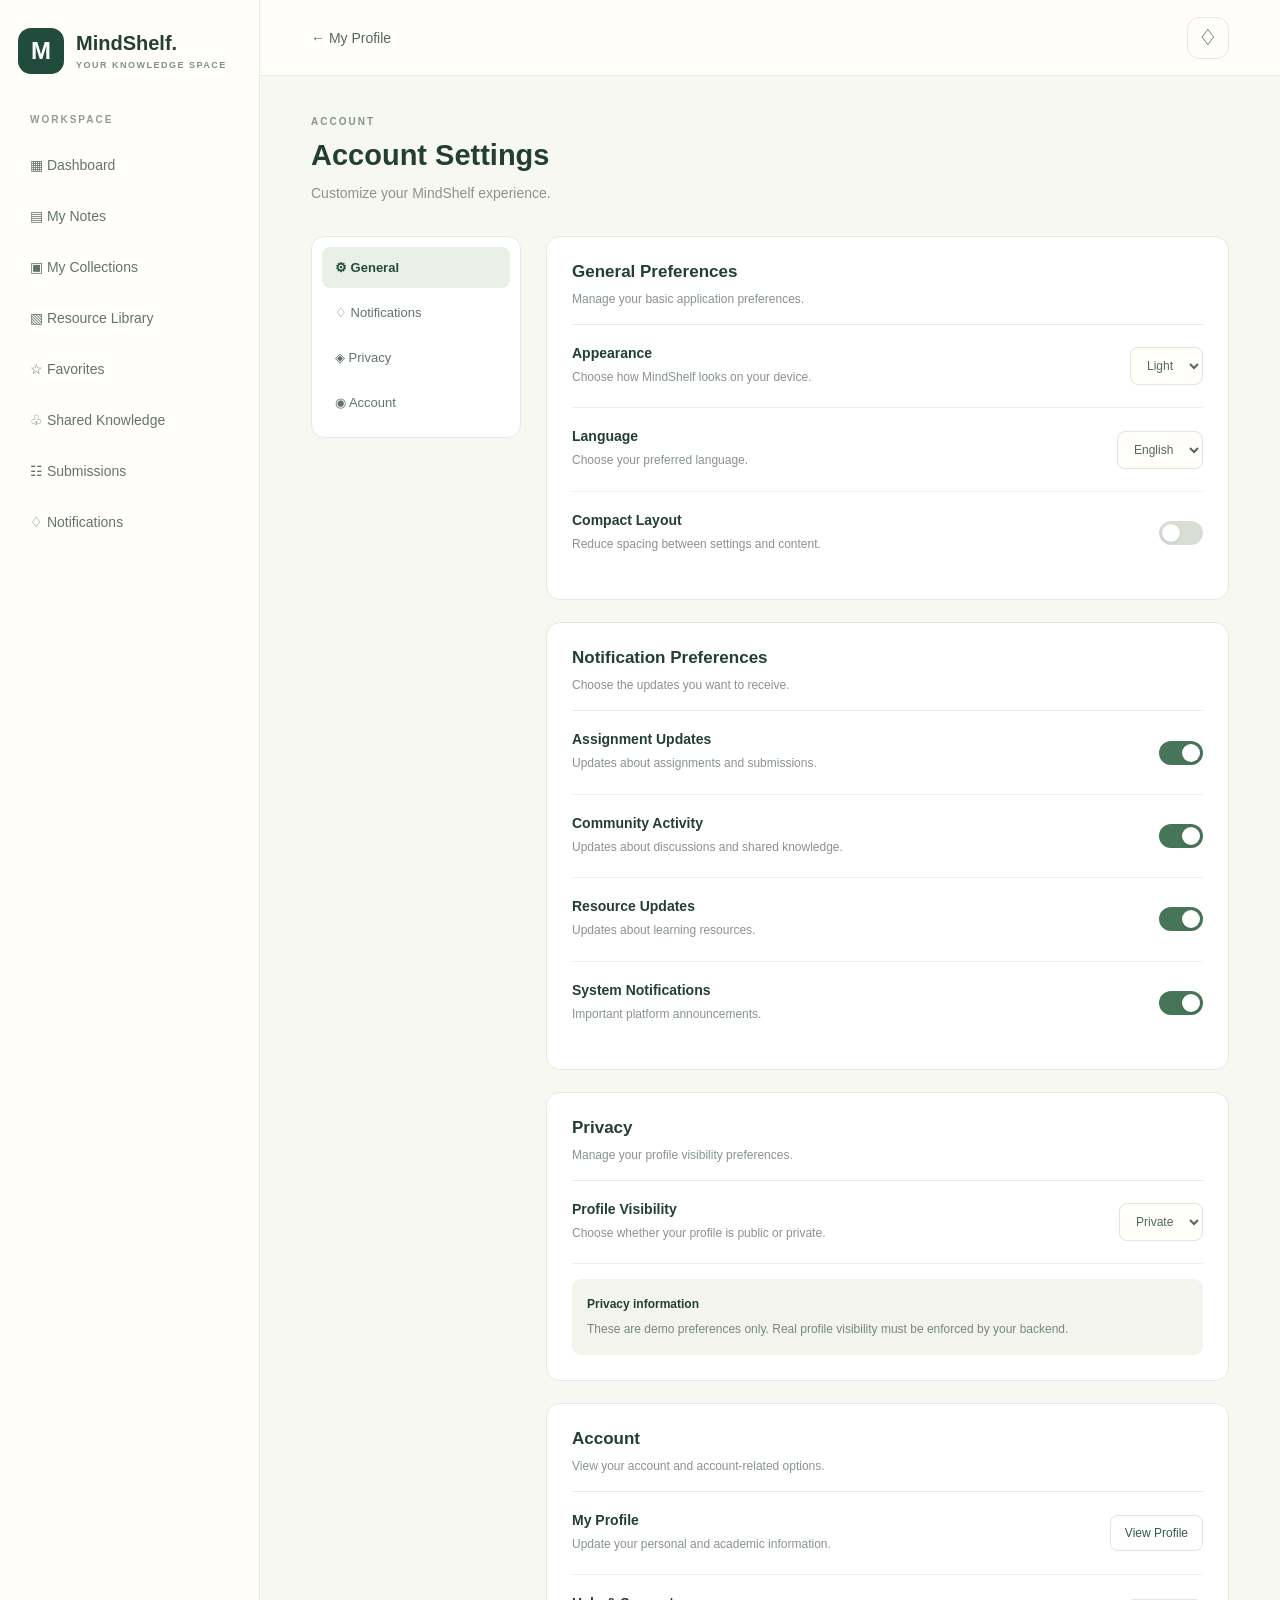
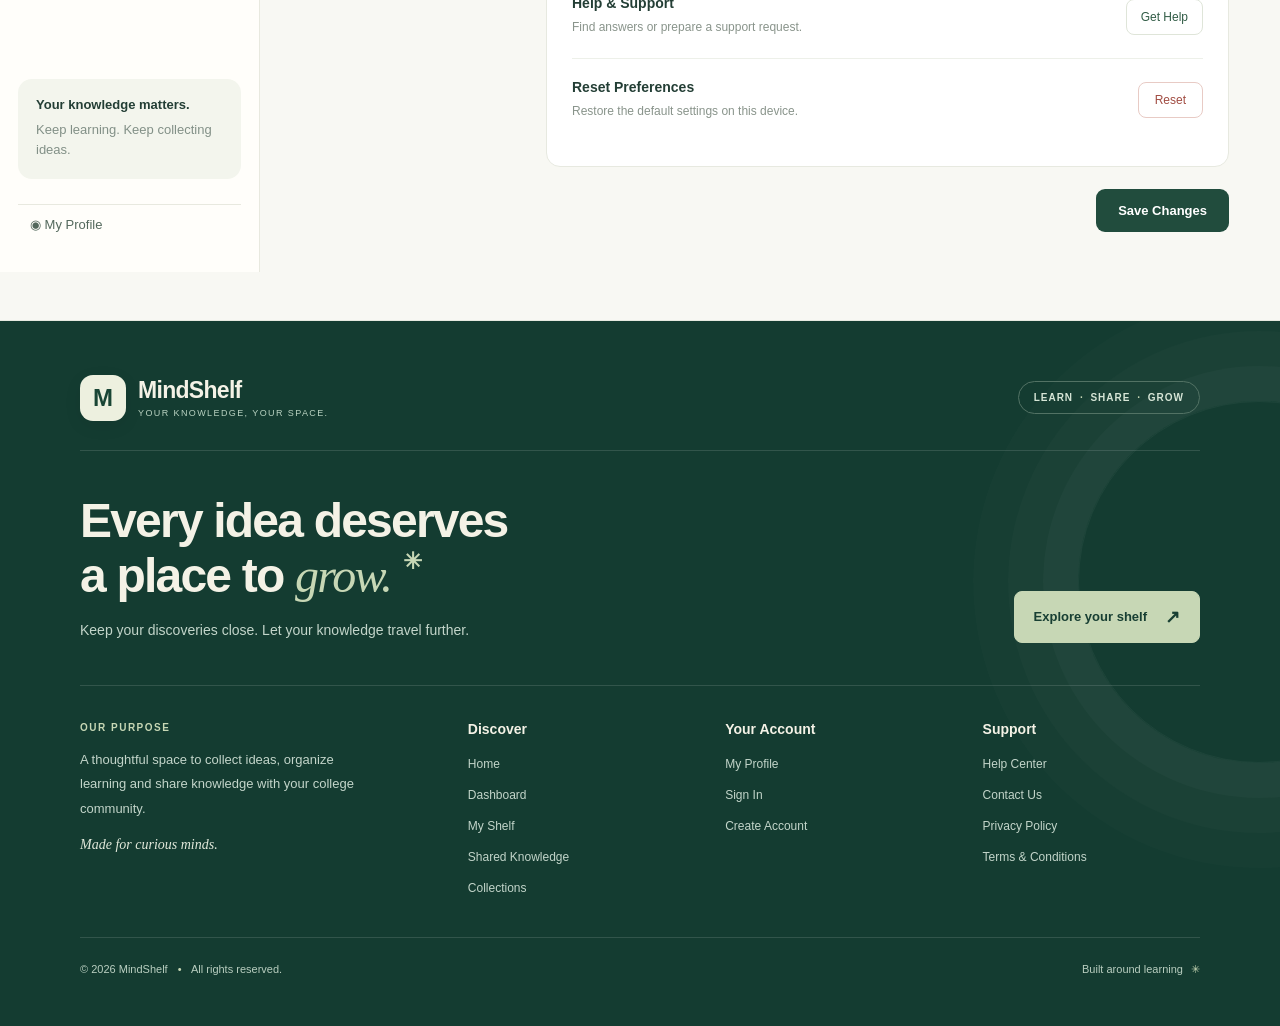
<file: account-settings.html>
<!DOCTYPE html>
<html lang="en">
<head>
  <meta charset="UTF-8">
  <meta name="viewport" content="width=device-width, initial-scale=1.0">
  <title>Account Settings | MindShelf</title>
  <link rel="stylesheet" href="account-settings.css">
  <link rel="stylesheet" href="footer.css">
</head>
<body>

<div class="app">

  <aside class="sidebar">
    <a href="student-dashboard.html" class="brand">
      <span class="brand-icon">M</span>
      <span>MindShelf.<small>YOUR KNOWLEDGE SPACE</small></span>
    </a>

    <p class="side-label">WORKSPACE</p>

    <nav>
      <a href="student-dashboard.html">▦ Dashboard</a>
      <a href="my-notes.html">▤ My Notes</a>
      <a href="my-collections.html">▣ My Collections</a>
      <a href="shared-resources.html">▧ Resource Library</a>
      <a href="favorites.html">☆ Favorites</a>
      <a href="shared-knowledge.html">♧ Shared Knowledge</a>
      <a href="submissions.html">☷ Submissions</a>
      <a href="notifications.html">♢ Notifications</a>
    </nav>

    <div class="sidebar-bottom">
      <div class="mini-card">
        <strong>Your knowledge matters.</strong>
        <p>Keep learning. Keep collecting ideas.</p>
      </div>

      <a href="profile.html" class="student">◉ My Profile</a>
    </div>
  </aside>

  <main class="main">

    <header class="topbar">
      <a href="profile.html" class="back">← My Profile</a>
      <a href="notifications.html" class="notification"
         aria-label="Notifications">♢</a>
    </header>

    <section class="content">

      <div class="heading">
        <p class="eyebrow">ACCOUNT</p>
        <h1>Account Settings</h1>
        <p class="subtitle">
          Customize your MindShelf experience.
        </p>
      </div>

      <div class="settings-layout">

        <div class="settings-menu">
          <a href="#general" class="menu-link active">⚙ General</a>
          <a href="#notifications" class="menu-link">♢ Notifications</a>
          <a href="#privacy" class="menu-link">◈ Privacy</a>
          <a href="#account" class="menu-link">◉ Account</a>
        </div>

        <div class="settings-content">

          <section class="settings-card" id="general">
            <div class="card-heading">
              <h2>General Preferences</h2>
              <p>Manage your basic application preferences.</p>
            </div>

            <div class="setting-row">
              <div>
                <h3>Appearance</h3>
                <p>Choose how MindShelf looks on your device.</p>
              </div>

              <select id="appearance">
                <option value="light">Light</option>
                <option value="dark">Dark</option>
              </select>
            </div>

            <div class="setting-row">
              <div>
                <h3>Language</h3>
                <p>Choose your preferred language.</p>
              </div>

              <select id="language">
                <option value="English">English</option>
                <option value="Hindi">Hindi</option>
              </select>
            </div>

            <div class="setting-row">
              <div>
                <h3>Compact Layout</h3>
                <p>Reduce spacing between settings and content.</p>
              </div>

              <label class="switch">
                <input type="checkbox" id="compact">
                <span class="switch-slider"></span>
              </label>
            </div>
          </section>

          <section class="settings-card" id="notifications">
            <div class="card-heading">
              <h2>Notification Preferences</h2>
              <p>Choose the updates you want to receive.</p>
            </div>

            <div class="setting-row">
              <div>
                <h3>Assignment Updates</h3>
                <p>Updates about assignments and submissions.</p>
              </div>

              <label class="switch">
                <input type="checkbox" id="assignmentNotifications">
                <span class="switch-slider"></span>
              </label>
            </div>

            <div class="setting-row">
              <div>
                <h3>Community Activity</h3>
                <p>Updates about discussions and shared knowledge.</p>
              </div>

              <label class="switch">
                <input type="checkbox" id="communityNotifications">
                <span class="switch-slider"></span>
              </label>
            </div>

            <div class="setting-row">
              <div>
                <h3>Resource Updates</h3>
                <p>Updates about learning resources.</p>
              </div>

              <label class="switch">
                <input type="checkbox" id="resourceNotifications">
                <span class="switch-slider"></span>
              </label>
            </div>

            <div class="setting-row">
              <div>
                <h3>System Notifications</h3>
                <p>Important platform announcements.</p>
              </div>

              <label class="switch">
                <input type="checkbox" id="systemNotifications">
                <span class="switch-slider"></span>
              </label>
            </div>
          </section>

          <section class="settings-card" id="privacy">
            <div class="card-heading">
              <h2>Privacy</h2>
              <p>Manage your profile visibility preferences.</p>
            </div>

            <div class="setting-row">
              <div>
                <h3>Profile Visibility</h3>
                <p>Choose whether your profile is public or private.</p>
              </div>

              <select id="profileVisibility">
                <option value="private">Private</option>
                <option value="public">Public</option>
              </select>
            </div>

            <div class="privacy-note">
              <strong>Privacy information</strong>
              <p>
                These are demo preferences only. Real profile visibility
                must be enforced by your backend.
              </p>
            </div>
          </section>

          <section class="settings-card" id="account">
            <div class="card-heading">
              <h2>Account</h2>
              <p>View your account and account-related options.</p>
            </div>

            <div class="setting-row">
              <div>
                <h3>My Profile</h3>
                <p>Update your personal and academic information.</p>
              </div>

              <a href="profile.html" class="small-button">View Profile</a>
            </div>

            <div class="setting-row">
              <div>
                <h3>Help & Support</h3>
                <p>Find answers or prepare a support request.</p>
              </div>

              <a href="help.html" class="small-button">Get Help</a>
            </div>

            <div class="setting-row danger-row">
              <div>
                <h3>Reset Preferences</h3>
                <p>Restore the default settings on this device.</p>
              </div>

              <button type="button" id="resetButton" class="reset-button">
                Reset
              </button>
            </div>
          </section>

          <div class="save-area">
            <p id="saveMessage" role="status"></p>
            <button type="button" id="saveButton" class="save-button">
              Save Changes
            </button>
          </div>

        </div>
      </div>

    </section>
  </main>
  
</div>

<div id="footer"></div>
<script src="account-settings.js"></script>
<script src="footer.js"></script>
</body>
</html>
</file>
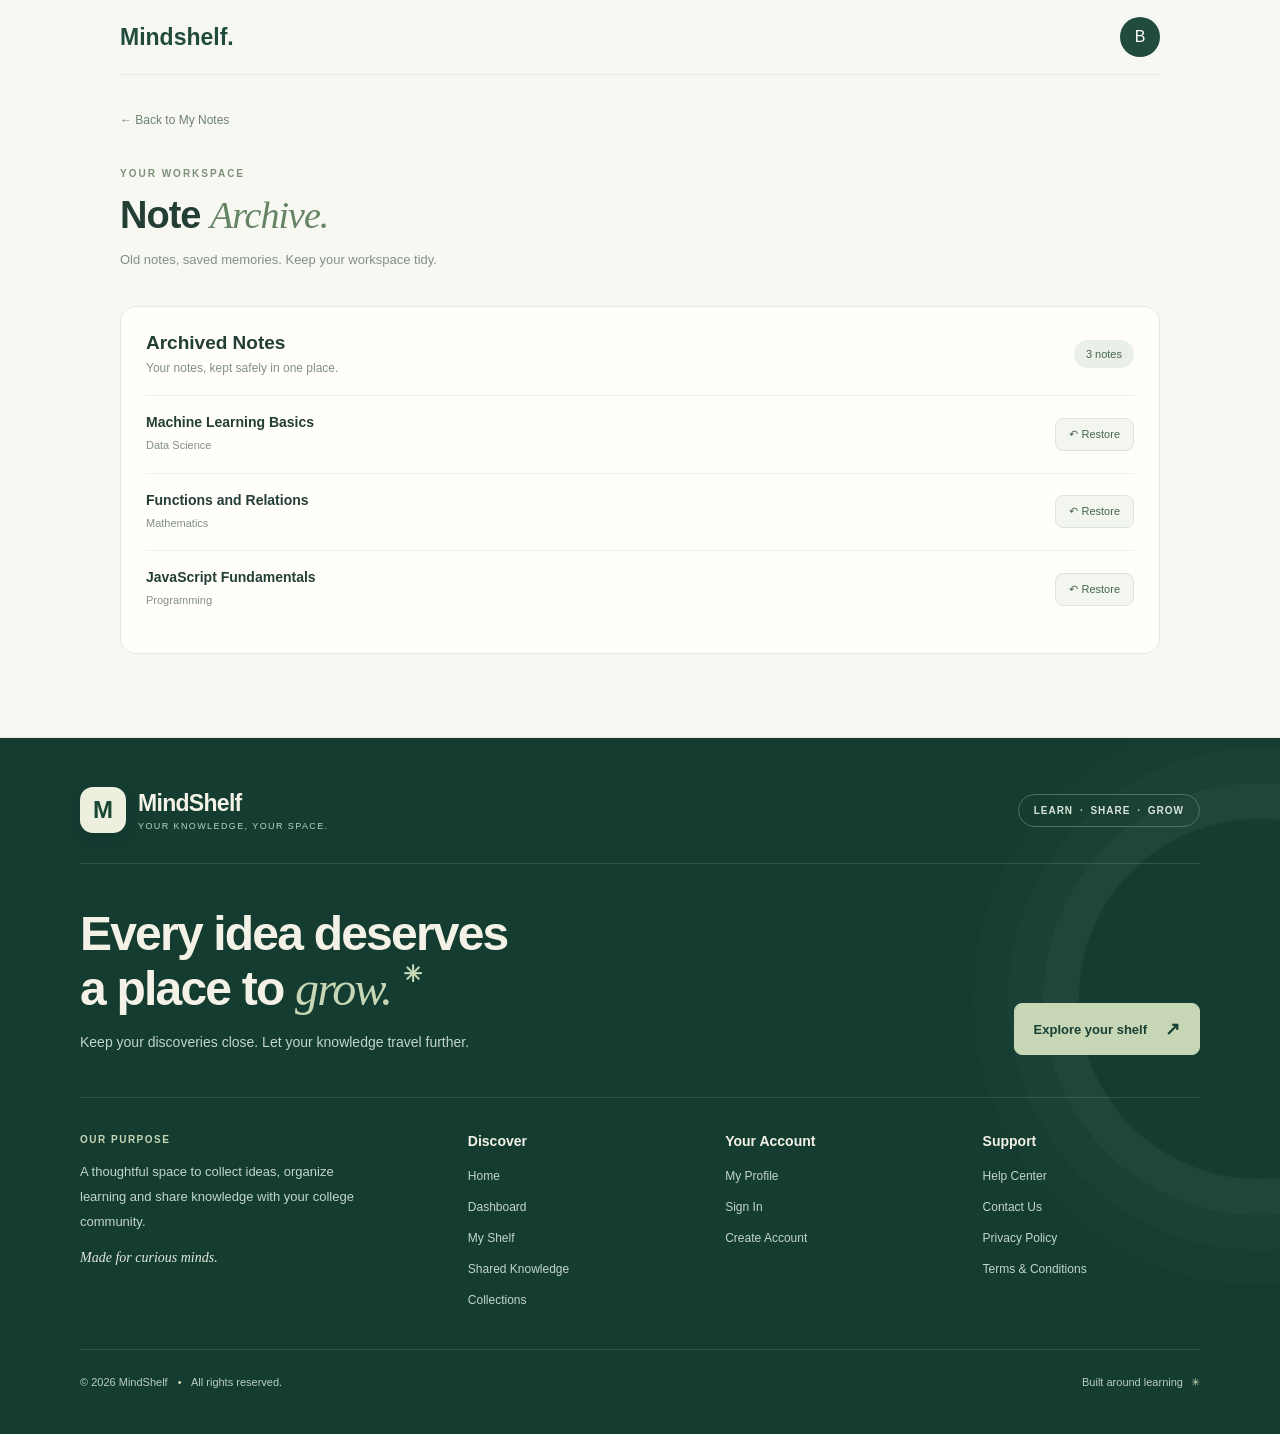
<file: archive.html>
<!DOCTYPE html>
<html lang="en">
<head>
  <meta charset="UTF-8">
  <meta name="viewport" content="width=device-width, initial-scale=1.0">
  <title>Archive | MindShelf</title>
  <link rel="stylesheet" href="archive.css">
  <link rel="stylesheet" href="footer.css">
</head>
<body>

<div class="page">
  <header class="topbar">
    <a href="student-dashboard.html" class="brand">Mindshelf.</a>
    <a href="profile.html" class="profile">B</a>
  </header>

  <main>
    <a href="my-notes.html" class="back">← Back to My Notes</a>

    <section class="heading">
      <span class="tag">YOUR WORKSPACE</span>
      <h1>Note <em>Archive.</em></h1>
      <p>Old notes, saved memories. Keep your workspace tidy.</p>
    </section>

    <section class="archive-box">
      <div class="box-heading">
        <div>
          <h2>Archived Notes</h2>
          <p>Your notes, kept safely in one place.</p>
        </div>
        <span id="count">3 notes</span>
      </div>

      <div id="archiveList"></div>

      <p class="empty" id="empty" hidden>
        Your archive is empty.
      </p>
    </section>
  </main>
</div>
<div id="footer"></div>

<script src="archive.js"></script>
<script src="footer.js"></script>
</body>
</html>
</file>
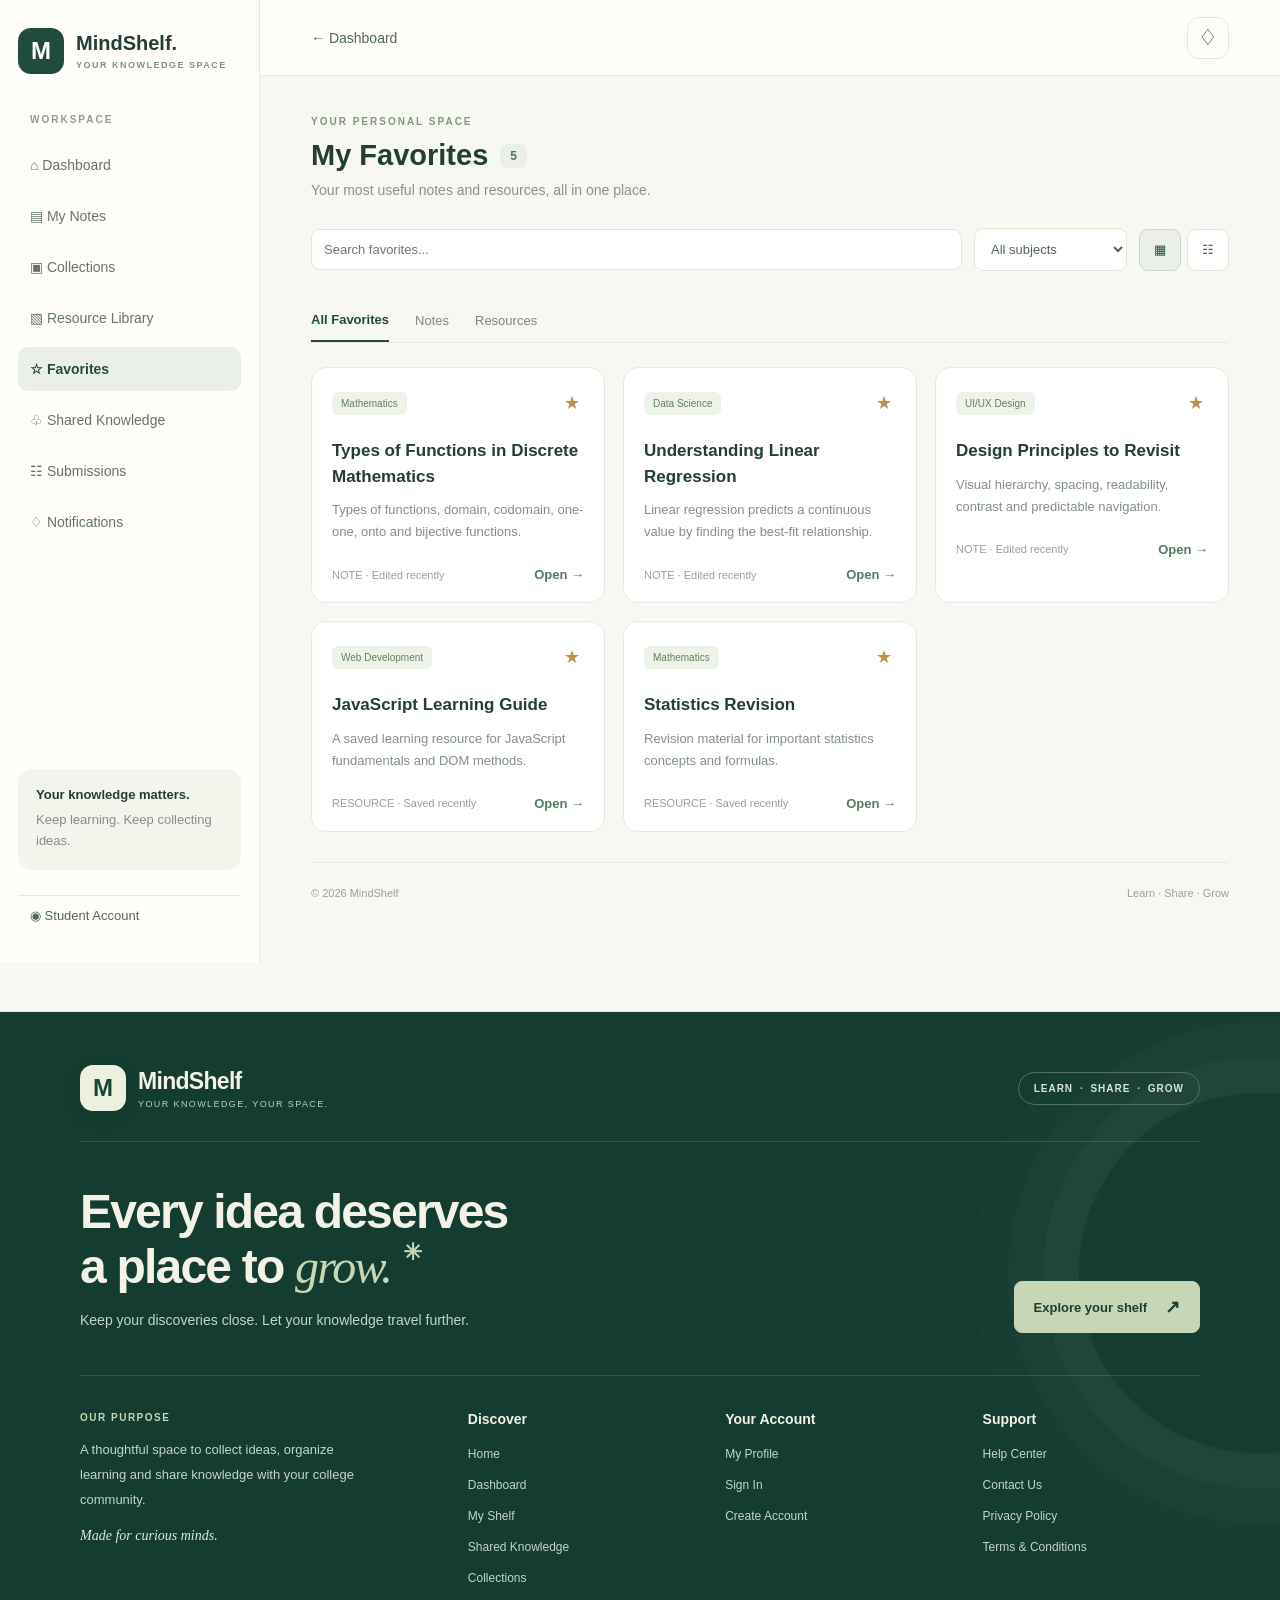
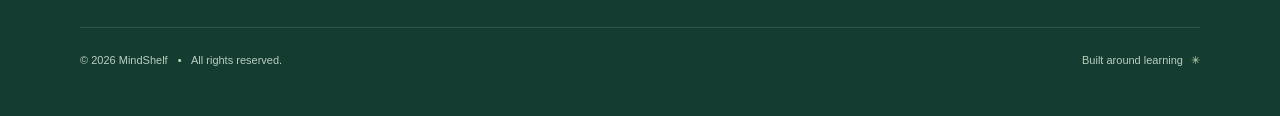
<file: favorites.html>
<!DOCTYPE html>
<html lang="en">
<head>
  <meta charset="UTF-8">
  <meta name="viewport" content="width=device-width, initial-scale=1.0">
  <title>Favorites | MindShelf</title>
  <link rel="stylesheet" href="favorites.css">
  <link rel="stylesheet" href="footer.css">
</head>
<body>

<div class="app">

  <aside class="sidebar">
    <a href="student-dashboard.html" class="brand">
      <span class="brand-icon">M</span>
      <span>MindShelf.<small>YOUR KNOWLEDGE SPACE</small></span>
    </a>

    <p class="side-label">WORKSPACE</p>

    <nav>
      <a href="student-dashboard.html">⌂ Dashboard</a>
      <a href="my-notes.html">▤ My Notes</a>
      <a href="my-collections.html">▣ Collections</a>
      <a href="shared-resources.html">▧ Resource Library</a>
      <a href="favorites.html" class="active">☆ Favorites</a>
      <a href="shared-knowledge.html">♧ Shared Knowledge</a>
      <a href="submissions.html">☷ Submissions</a>
      <a href="notifications.html">♢ Notifications</a>
    </nav>

    <div class="sidebar-bottom">
      <div class="mini-card">
        <strong>Your knowledge matters.</strong>
        <p>Keep learning. Keep collecting ideas.</p>
      </div>
      <a href="profile.html" class="student">◉ Student Account</a>
    </div>
  </aside>

  <main class="main">

    <header class="topbar">
      <a href="student-dashboard.html" class="back">← Dashboard</a>
      <a href="notifications.html" class="notification">♢</a>
    </header>

    <section class="content">

      <div class="page-heading">
        <div>
          <p class="eyebrow">YOUR PERSONAL SPACE</p>
          <h1>My Favorites <span id="favoriteCount">0</span></h1>
          <p class="subtitle">
            Your most useful notes and resources, all in one place.
          </p>
        </div>
      </div>

      <div class="toolbar">
        <input type="search" id="searchInput"
          placeholder="Search favorites..." aria-label="Search favorites">

        <select id="subjectFilter" aria-label="Filter by subject">
          <option value="all">All subjects</option>
        </select>

        <div class="view-buttons">
          <button id="gridBtn" class="selected" aria-label="Grid view">▦</button>
          <button id="listBtn" aria-label="List view">☷</button>
        </div>
      </div>

      <div class="tabs">
        <button class="tab active" data-type="all">All Favorites</button>
        <button class="tab" data-type="note">Notes</button>
        <button class="tab" data-type="resource">Resources</button>
      </div>

      <div id="favoriteList" class="favorite-grid"></div>

      <div id="emptyState" class="empty-state" hidden>
        <div class="empty-icon">☆</div>
        <h2 id="emptyTitle">No favorites yet</h2>
        <p id="emptyMessage">
          Add your favorite notes and resources to find them here.
        </p>
        <a href="my-notes.html" class="primary-button">Explore My Notes</a>
      </div>

      <footer>
        <span>© 2026 MindShelf</span>
        <span>Learn · Share · Grow</span>
      </footer>

    </section>
  </main>
</div>
<div id="footer"></div>
<script src="favorites.js"></script>
<script src="footer.js"></script>
</body>
</html>
</file>
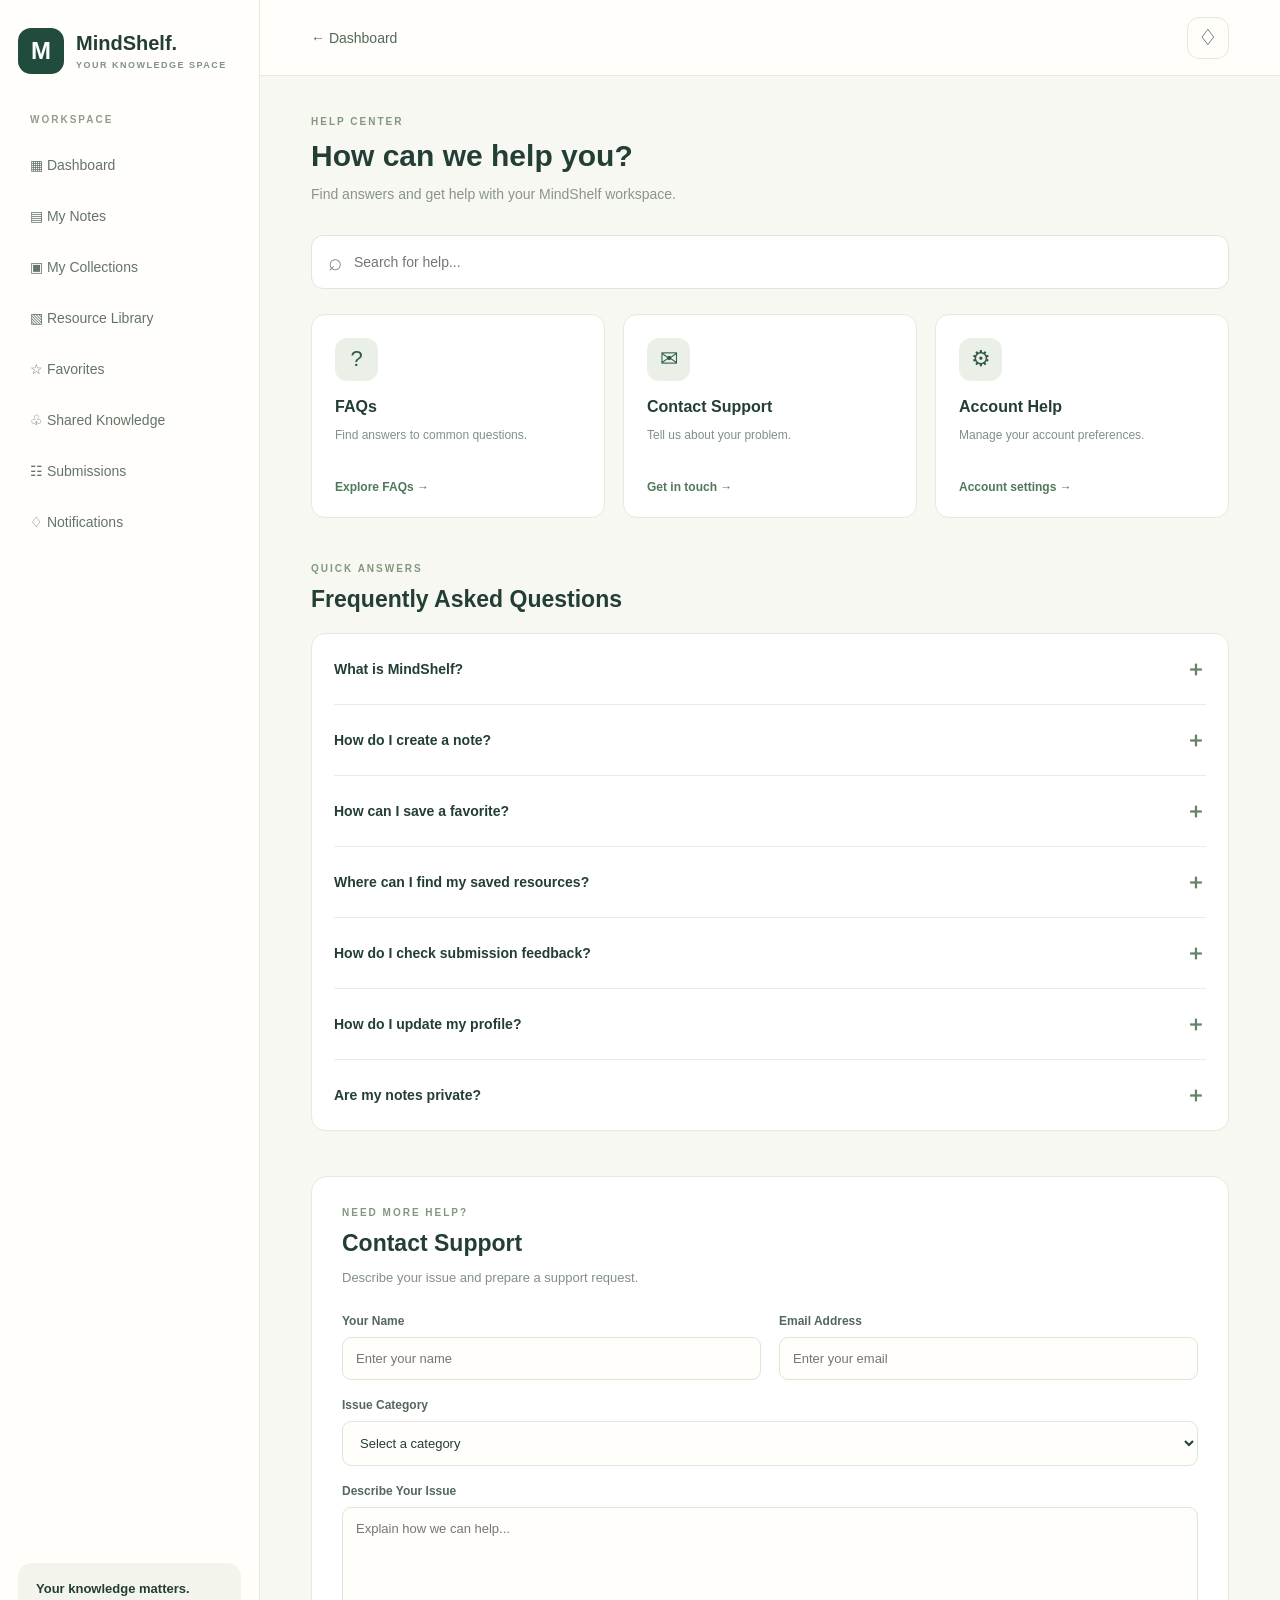
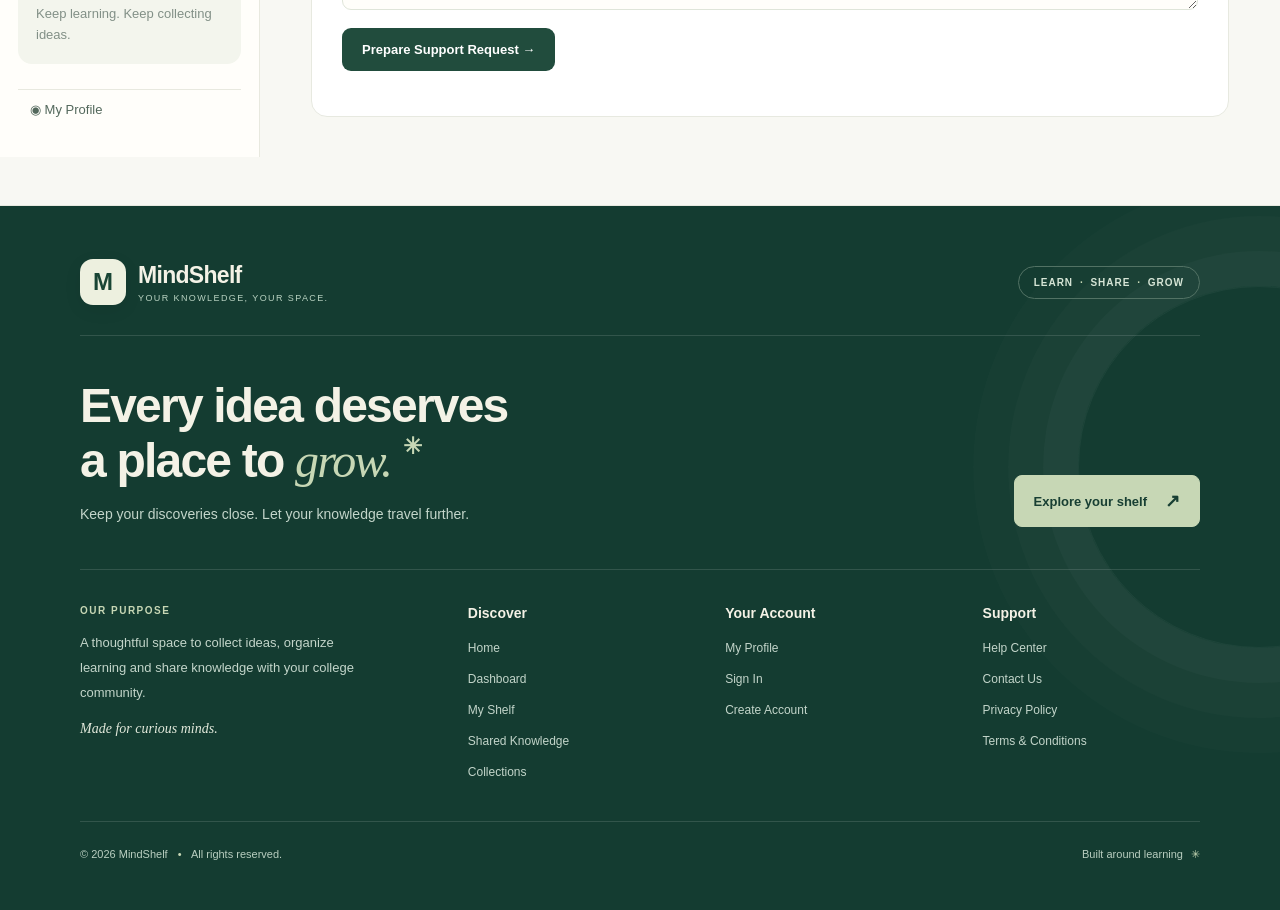
<file: help.html>
<html lang="en">
<head>
  <meta charset="UTF-8">
  <meta name="viewport" content="width=device-width, initial-scale=1.0">
  <title>Help & Support | MindShelf</title>
  <link rel="stylesheet" href="help.css">
  <link rel="stylesheet" href="footer.css">
</head>
<body>

<div class="app">

  <aside class="sidebar">
    <a href="student-dashboard.html" class="brand">
      <span class="brand-icon">M</span>
      <span>MindShelf.<small>YOUR KNOWLEDGE SPACE</small></span>
    </a>

    <p class="side-label">WORKSPACE</p>

    <nav>
      <a href="student-dashboard.html">▦ Dashboard</a>
      <a href="my-notes.html">▤ My Notes</a>
      <a href="my-collections.html">▣ My Collections</a>
      <a href="shared-resources.html">▧ Resource Library</a>
      <a href="favorites.html">☆ Favorites</a>
      <a href="shared-knowledge.html">♧ Shared Knowledge</a>
      <a href="submissions.html">☷ Submissions</a>
      <a href="notifications.html">♢ Notifications</a>
    </nav>

    <div class="sidebar-bottom">
      <div class="mini-card">
        <strong>Your knowledge matters.</strong>
        <p>Keep learning. Keep collecting ideas.</p>
      </div>
      <a href="profile.html" class="student">◉ My Profile</a>
    </div>
  </aside>

  <main class="main">

    <header class="topbar">
      <a href="student-dashboard.html" class="back">← Dashboard</a>
      <a href="notifications.html" class="notification"
        aria-label="Notifications">♢</a>
    </header>

    <section class="content">

      <div class="heading">
        <p class="eyebrow">HELP CENTER</p>
        <h1>How can we help you?</h1>
        <p class="subtitle">
          Find answers and get help with your MindShelf workspace.
        </p>
      </div>

      <div class="help-search">
        <span>⌕</span>
        <input type="search" id="faqSearch"
          placeholder="Search for help..."
          aria-label="Search frequently asked questions">
      </div>

      <section class="help-cards">

        <a href="#faqSection" class="help-card">
          <div class="help-icon">?</div>
          <h3>FAQs</h3>
          <p>Find answers to common questions.</p>
          <span>Explore FAQs →</span>
        </a>

        <a href="#contactSection" class="help-card">
          <div class="help-icon">✉</div>
          <h3>Contact Support</h3>
          <p>Tell us about your problem.</p>
          <span>Get in touch →</span>
        </a>

        <a href="account-settings.html" class="help-card">
          <div class="help-icon">⚙</div>
          <h3>Account Help</h3>
          <p>Manage your account preferences.</p>
          <span>Account settings →</span>
        </a>

      </section>

      <section class="faq-section" id="faqSection">

        <div class="section-heading">
          <div>
            <p class="eyebrow">QUICK ANSWERS</p>
            <h2>Frequently Asked Questions</h2>
          </div>
        </div>

        <div class="faq-list" id="faqList">

          <article class="faq-item">
            <button class="faq-question" aria-expanded="false">
              <span>What is MindShelf?</span>
              <span class="faq-arrow">＋</span>
            </button>
            <div class="faq-answer" hidden>
              <p>
                MindShelf is a student knowledge platform where you can
                organize notes, save resources, create collections and
                explore shared learning materials.
              </p>
            </div>
          </article>

          <article class="faq-item">
            <button class="faq-question" aria-expanded="false">
              <span>How do I create a note?</span>
              <span class="faq-arrow">＋</span>
            </button>
            <div class="faq-answer" hidden>
              <p>
                Open My Notes and use the note creation option to write
                and organize your study material.
              </p>
              <a href="my-notes.html">Go to My Notes →</a>
            </div>
          </article>

          <article class="faq-item">
            <button class="faq-question" aria-expanded="false">
              <span>How can I save a favorite?</span>
              <span class="faq-arrow">＋</span>
            </button>
            <div class="faq-answer" hidden>
              <p>
                Use the star or favorite option on supported notes or
                resources to add them to your Favorites.
              </p>
              <a href="favorites.html">View Favorites →</a>
            </div>
          </article>

          <article class="faq-item">
            <button class="faq-question" aria-expanded="false">
              <span>Where can I find my saved resources?</span>
              <span class="faq-arrow">＋</span>
            </button>
            <div class="faq-answer" hidden>
              <p>
                Visit the Resource Library to browse your available
                learning resources.
              </p>
              <a href="shared-resources.html">Open Resource Library →</a>
            </div>
          </article>

          <article class="faq-item">
            <button class="faq-question" aria-expanded="false">
              <span>How do I check submission feedback?</span>
              <span class="faq-arrow">＋</span>
            </button>
            <div class="faq-answer" hidden>
              <p>
                Open the Submissions page to check submission statuses
                and available teacher feedback.
              </p>
              <a href="submissions.html">View Submissions →</a>
            </div>
          </article>

          <article class="faq-item">
            <button class="faq-question" aria-expanded="false">
              <span>How do I update my profile?</span>
              <span class="faq-arrow">＋</span>
            </button>
            <div class="faq-answer" hidden>
              <p>
                Open your profile and select Edit Profile to update
                your information.
              </p>
              <a href="profile.html">Go to My Profile →</a>
            </div>
          </article>

          <article class="faq-item">
            <button class="faq-question" aria-expanded="false">
              <span>Are my notes private?</span>
              <span class="faq-arrow">＋</span>
            </button>
            <div class="faq-answer" hidden>
              <p>
                Check the sharing permissions for each item. In the
                current demo, browser-based storage is not a secure
                account privacy system. Real privacy requires backend
                authentication and access controls.
              </p>
            </div>
          </article>

        </div>

        <div id="noResults" class="no-results" hidden>
          <h3>No matching questions</h3>
          <p>Try a different search term.</p>
        </div>

      </section>

      <section class="contact-section" id="contactSection">

        <div class="contact-heading">
          <p class="eyebrow">NEED MORE HELP?</p>
          <h2>Contact Support</h2>
          <p>
            Describe your issue and prepare a support request.
          </p>
        </div>

        <form id="supportForm">

          <div class="form-grid">
            <div class="form-group">
              <label for="supportName">Your Name</label>
              <input type="text" id="supportName"
                placeholder="Enter your name" required maxlength="80">
            </div>

            <div class="form-group">
              <label for="supportEmail">Email Address</label>
              <input type="email" id="supportEmail"
                placeholder="Enter your email" required maxlength="120">
            </div>
          </div>

          <div class="form-group">
            <label for="supportTopic">Issue Category</label>
            <select id="supportTopic" required>
              <option value="">Select a category</option>
              <option>Account</option>
              <option>Notes</option>
              <option>Resources</option>
              <option>Submissions</option>
              <option>Technical Issue</option>
              <option>Other</option>
            </select>
          </div>

          <div class="form-group">
            <label for="supportMessage">Describe Your Issue</label>
            <textarea id="supportMessage" rows="5"
              placeholder="Explain how we can help..."
              required maxlength="2000"></textarea>
          </div>

          <button type="submit" class="submit-button">
            Prepare Support Request →
          </button>

          <p class="form-message" id="formMessage" role="status"></p>

        </form>
      </section>

    </section>
  </main>
</div>
<div id="footer"></div>

<script src="help.js"></script>
<script src="footer.js"></script>
</body>
</html>
</file>
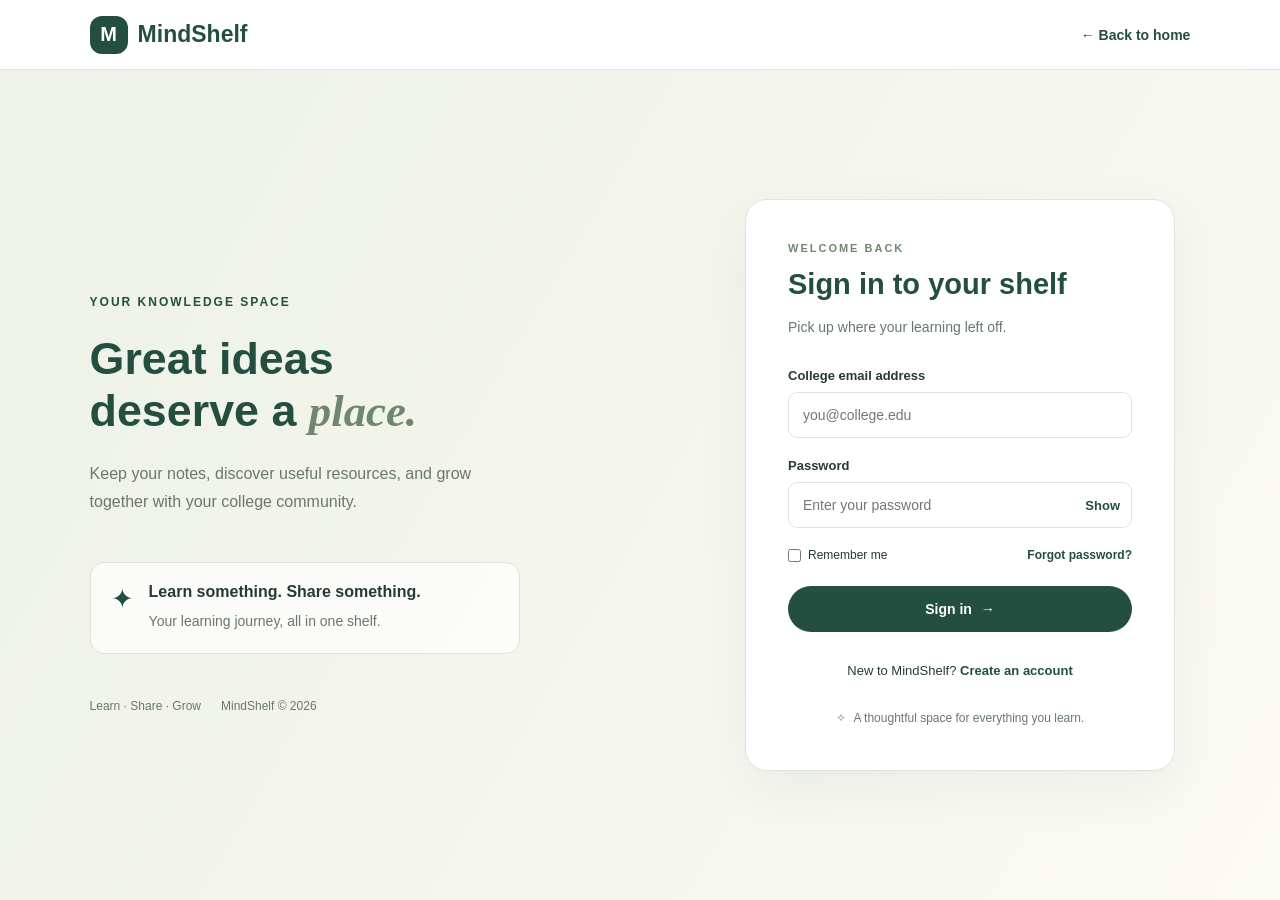
<file: login.html>
<!DOCTYPE html>
<html lang="en">
<head>
  <meta charset="UTF-8">
  <meta name="viewport" content="width=device-width, initial-scale=1.0">
  <title>Login | MindShelf</title>
  <link rel="stylesheet" href="login.css">
</head>
<body>

  <header class="navbar">
    <a href="index.html" class="logo">
      <span class="logo-icon">M</span>
      <span>MindShelf</span>
    </a>

    <a href="index.html" class="home-link">← Back to home</a>
  </header>

  <main class="login-container">

    <section class="login-visual">
      <div class="visual-content">
        <span class="visual-tag">YOUR KNOWLEDGE SPACE</span>

        <h1>Great ideas<br>deserve a <em>place.</em></h1>

        <p class="visual-description">
          Keep your notes, discover useful resources,
          and grow together with your college community.
        </p>

        <div class="visual-note">
          <div class="note-icon">✦</div>
          <div>
            <h3>Learn something. Share something.</h3>
            <p>Your learning journey, all in one shelf.</p>
          </div>
        </div>
      </div>

      <div class="visual-footer">
        <span>Learn · Share · Grow</span>
        <span>MindShelf © 2026</span>
      </div>
    </section>

    <section class="login-section">
      <div class="login-card">

        <div class="mobile-logo">
          <span class="logo-icon">M</span>
          <span>MindShelf</span>
        </div>

        <div class="welcome-label">WELCOME BACK</div>

        <h2>Sign in to your shelf</h2>

        <p class="subtitle">
          Pick up where your learning left off.
        </p>

        <form id="loginForm">

          <div class="form-group">
            <label for="email">College email address</label>
            <input
              type="email"
              id="email"
              name="email"
              placeholder="you@college.edu"
              autocomplete="username"
              required
            >
          </div>

          <div class="form-group">
            <label for="password">Password</label>

            <div class="password-wrapper">
              <input
                type="password"
                id="password"
                name="password"
                placeholder="Enter your password"
                autocomplete="current-password"
                required
              >

              <button
                type="button"
                id="togglePassword"
                class="show-password"
                aria-label="Show password"
                aria-pressed="false"
              >Show</button>
            </div>
          </div>

          <div class="form-options">
            <label class="remember">
              <input type="checkbox" id="remember">
              <span>Remember me</span>
            </label>

            <a href="forgot-password.html">Forgot password?</a>
          </div>

          <button type="submit" class="login-button" id="loginButton">
            <span>Sign in</span>
            <span>→</span>
          </button>

          <p id="message" class="message" aria-live="polite"></p>
        </form>

        <div class="signup-text">
          New to MindShelf?
          <a href="signup.html">Create an account</a>
        </div>

        <p class="security-note">
          <span class="security-icon">✧</span>
          A thoughtful space for everything you learn.
        </p>

      </div>
    </section>

  </main>

  <script src="login.js"></script>
</body>
</html>
</file>
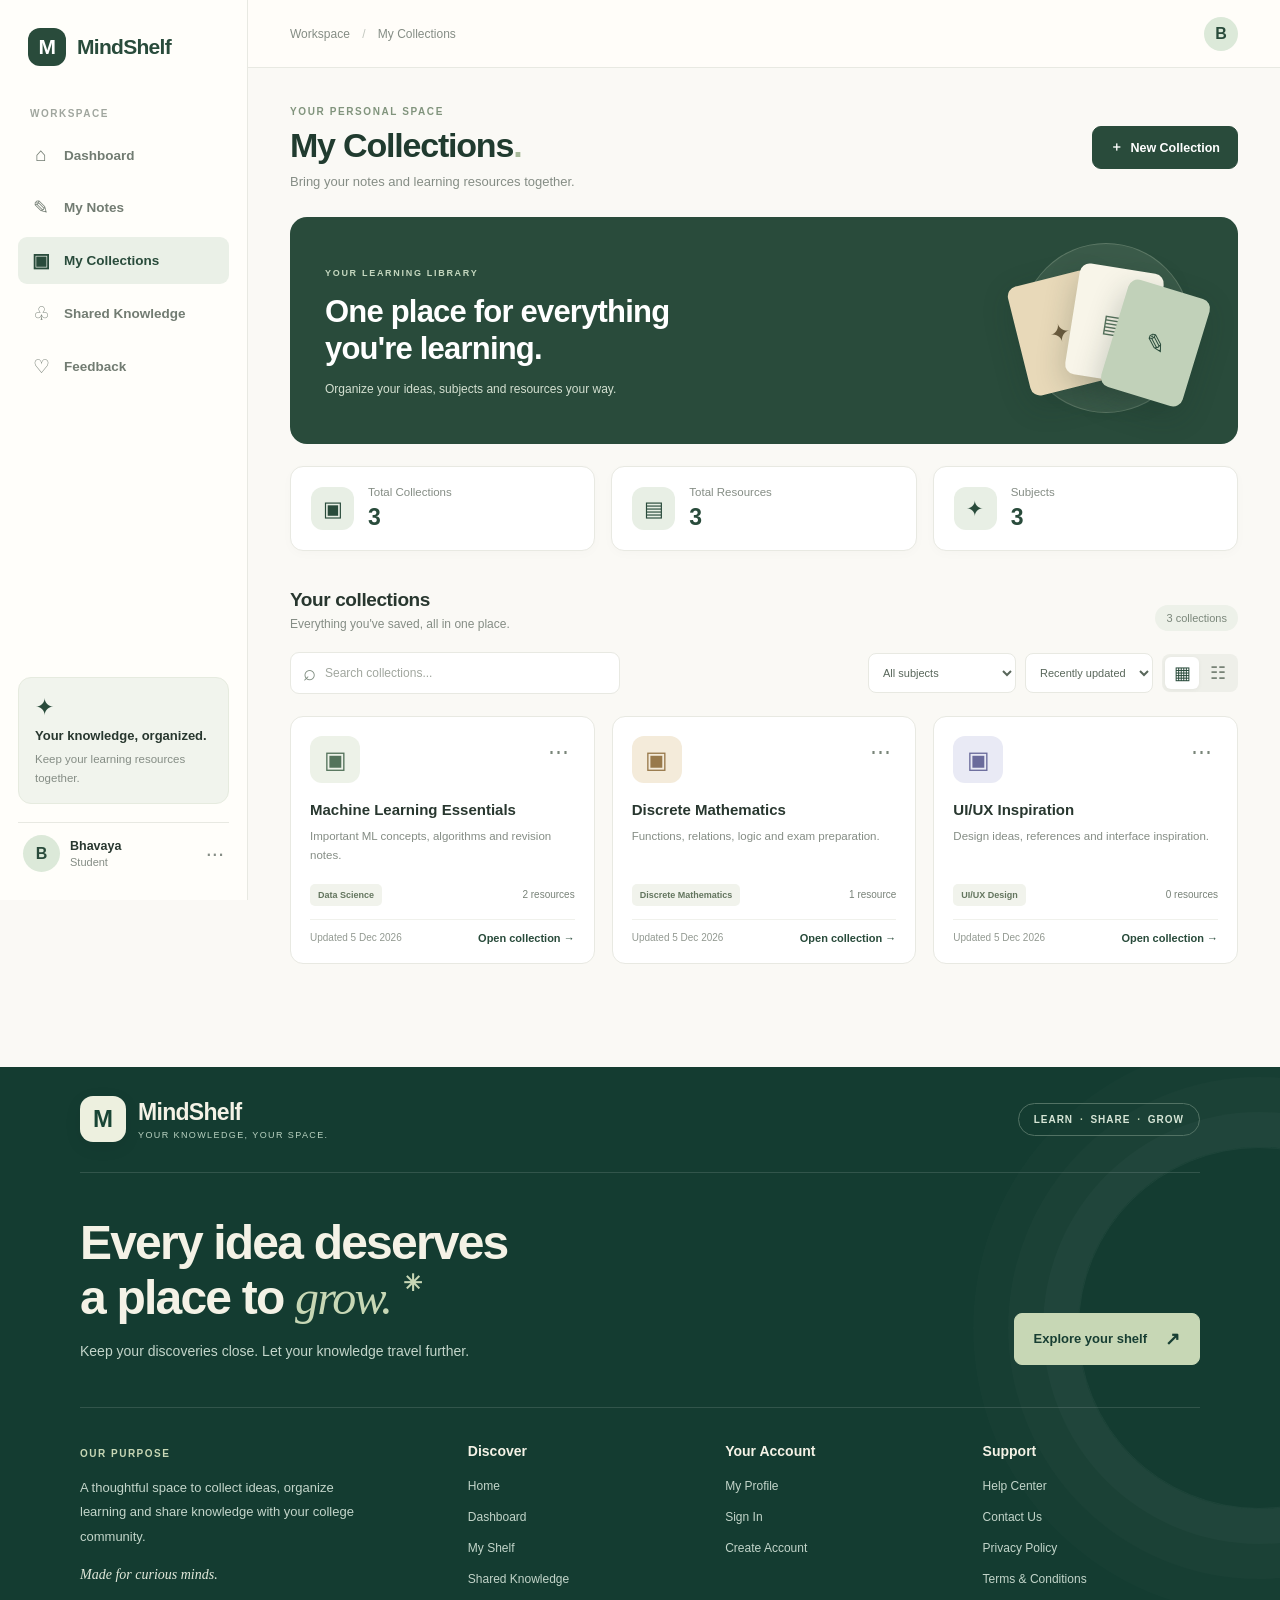
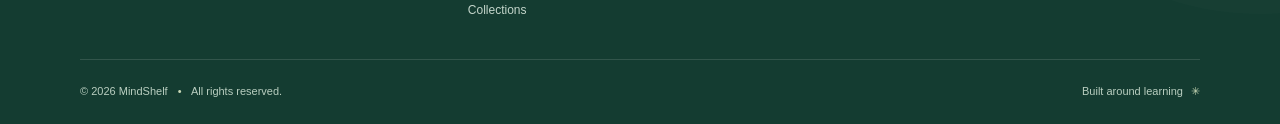
<file: my-collections.html>
<!DOCTYPE html>
<html lang="en">
<head>
    <meta charset="UTF-8">
    <meta name="viewport" content="width=device-width, initial-scale=1.0">
    <title>My Collections | MindShelf</title>
    <link rel="stylesheet" href="my-collections.css">
    <link rel="stylesheet" href="footer.css">
</head>
<body>

<div class="app">
    <aside class="sidebar" id="sidebar">
        <a href="student-dashboard.html" class="brand">
            <div class="brand-icon">M</div>
            <span>MindShelf</span>
        </a>

        <p class="menu-title">WORKSPACE</p>

        <nav class="nav-menu">
            <a href="student-dashboard.html" class="nav-link">
                <span>⌂</span> Dashboard
            </a>
          
            <a href="my-notes.html" class="nav-link">
                <span>✎</span> My Notes
            </a>
            <a href="my-collections.html" class="nav-link active">
                <span>▣</span> My Collections
            </a>
            <a href="shared-knowledge.html" class="nav-link">
                <span>♧</span> Shared Knowledge
            </a>
            <a href="feedback.html" class="nav-link">
                <span>♡</span> Feedback
            </a>
        </nav>

        <div class="sidebar-bottom">
            <div class="help-card">
                <div class="help-icon">✦</div>
                <h4>Your knowledge, organized.</h4>
                <p>Keep your learning resources together.</p>
            </div>

            <a href="profile.html" class="profile-link">
                <div class="avatar">B</div>
                <div>
                    <strong>Bhavaya</strong>
                    <small>Student</small>
                </div>
                <span class="profile-dots">···</span>
            </a>
        </div>
    </aside>

    <main class="main-content">
        <header class="topbar">
            <button class="menu-toggle" id="menuToggle" aria-label="Toggle sidebar">☰</button>

            <div class="breadcrumb">Workspace <span>/</span> My Collections</div>

            <div class="topbar-right">
                <div class="top-avatar">B</div>
            </div>
        </header>

        <section class="page-content">
            <div class="page-heading">
                <div>
                    <p class="eyebrow">YOUR PERSONAL SPACE</p>
                    <h1>My Collections<span class="heading-dot">.</span></h1>
                    <p class="subtitle">
                        Bring your notes and learning resources together.
                    </p>
                </div>

                <button class="primary-btn" id="createBtn">
                    <span>＋</span> New Collection
                </button>
            </div>

            <section class="welcome-banner">
                <div class="banner-content">
                    <span class="banner-label">YOUR LEARNING LIBRARY</span>
                    <h2>One place for everything<br>you're learning.</h2>
                    <p>Organize your ideas, subjects and resources your way.</p>
                </div>
                <div class="banner-art" aria-hidden="true">
                    <div class="art-circle"></div>
                    <div class="art-book book-one">✦</div>
                    <div class="art-book book-two">▤</div>
                    <div class="art-book book-three">✎</div>
                </div>
            </section>

            <section class="stats-row">
                <div class="stat-card">
                    <span class="stat-icon">▣</span>
                    <div>
                        <p>Total Collections</p>
                        <h3 id="totalCount">0</h3>
                    </div>
                </div>
                <div class="stat-card">
                    <span class="stat-icon">▤</span>
                    <div>
                        <p>Total Resources</p>
                        <h3 id="resourceCount">0</h3>
                    </div>
                </div>
                <div class="stat-card">
                    <span class="stat-icon">✦</span>
                    <div>
                        <p>Subjects</p>
                        <h3 id="subjectCount">0</h3>
                    </div>
                </div>
            </section>

            <section class="collections-section">
                <div class="section-heading">
                    <div>
                        <h2>Your collections</h2>
                        <p>Everything you've saved, all in one place.</p>
                    </div>
                    <span class="collection-total" id="visibleCount">0 collections</span>
                </div>

                <div class="toolbar">
                    <div class="search-box">
                        <span>⌕</span>
                        <input type="search" id="searchInput"
                               placeholder="Search collections..."
                               aria-label="Search collections">
                        <button id="clearSearch" class="clear-search" hidden
                                aria-label="Clear search">×</button>
                    </div>

                    <div class="toolbar-controls">
                        <select id="subjectFilter" aria-label="Filter by subject">
                            <option value="all">All subjects</option>
                        </select>

                        <select id="sortSelect" aria-label="Sort collections">
                            <option value="recent">Recently updated</option>
                            <option value="name">Name: A–Z</option>
                            <option value="resources">Most resources</option>
                        </select>

                        <div class="view-toggle">
                            <button class="view-btn active" data-view="grid"
                                    aria-label="Grid view" title="Grid view">▦</button>
                            <button class="view-btn" data-view="list"
                                    aria-label="List view" title="List view">☷</button>
                        </div>
                    </div>
                </div>

                <div class="collections-grid" id="collectionsGrid"></div>

                <div class="empty-state" id="emptyState" hidden>
                    <div class="empty-icon">▣</div>
                    <h3 id="emptyTitle">Your space is waiting.</h3>
                    <p id="emptyMessage">
                        Create your first collection and start organizing your learning.
                    </p>
                    <button class="primary-btn" id="emptyCreateBtn">
                        ＋ Create Collection
                    </button>
                </div>
            </section>
        </section>
    </main>
</div>

<div class="modal-overlay" id="collectionModal" hidden>
    <div class="modal" role="dialog" aria-modal="true"
         aria-labelledby="modalTitle">
        <div class="modal-heading">
            <div>
                <p class="eyebrow">BUILD YOUR LIBRARY</p>
                <h2 id="modalTitle">New Collection</h2>
            </div>
            <button class="close-btn" id="closeModal" aria-label="Close">×</button>
        </div>

        <form id="collectionForm">
            <label for="collectionName">Collection name</label>
            <input id="collectionName" type="text"
                   placeholder="e.g. Machine Learning Essentials"
                   maxlength="70" required>

            <label for="collectionSubject">Subject</label>
            <select id="collectionSubject" required>
                <option value="">Choose a subject</option>
                <option>Data Science</option>
                <option>Discrete Mathematics</option>
                <option>UI/UX Design</option>
                <option>Web Development</option>
                <option>Programming</option>
                <option>Generative AI</option>
                <option>Other</option>
            </select>

            <label for="collectionDescription">Description</label>
            <textarea id="collectionDescription"
                      placeholder="What will you keep in this collection?"
                      maxlength="250" rows="3"></textarea>

            <div class="form-error" id="formError" role="alert"></div>

            <div class="modal-actions">
                <button type="button" class="secondary-btn" id="cancelModal">
                    Cancel
                </button>
                <button type="submit" class="primary-btn" id="saveCollection">
                    Create Collection
                </button>
            </div>
        </form>
    </div>
</div>

<div class="modal-overlay" id="detailModal" hidden>
    <div class="modal detail-modal" role="dialog" aria-modal="true"
         aria-labelledby="detailTitle">
        <div class="modal-heading">
            <div>
                <p class="eyebrow">COLLECTION DETAILS</p>
                <h2 id="detailTitle">Collection</h2>
            </div>
            <button class="close-btn" id="closeDetail" aria-label="Close">×</button>
        </div>

        <p class="detail-description" id="detailDescription"></p>

        <div class="detail-meta">
            <span id="detailSubject"></span>
            <span id="detailResourceCount"></span>
        </div>

        <div class="resource-heading">
            <h3>Resources</h3>
            <button class="primary-btn small-btn" id="addResourceBtn">
                ＋ Add Resource
            </button>
        </div>

        <form id="resourceForm" hidden>
            <label for="resourceName">Resource title</label>
            <input id="resourceName" type="text"
                   placeholder="e.g. Regression class notes"
                   maxlength="100" required>

            <label for="resourceType">Resource type</label>
            <select id="resourceType">
                <option>Note</option>
                <option>Link</option>
                <option>Document</option>
                <option>Other</option>
            </select>

            <label for="resourceLink">Resource link (optional)</label>
            <input id="resourceLink" type="url"
                   placeholder="https://example.com">

            <div class="modal-actions">
                <button type="button" class="secondary-btn" id="cancelResource">
                    Cancel
                </button>
                <button type="submit" class="primary-btn">Save Resource</button>
            </div>
        </form>

        <div class="resource-list" id="resourceList"></div>
    </div>
</div>

<div class="toast" id="toast" role="status" aria-live="polite"></div>
<div id="footer"></div>
<script src="my-collections.js"></script>
<script src="footer.js"></script>
</body>
</html>
</file>
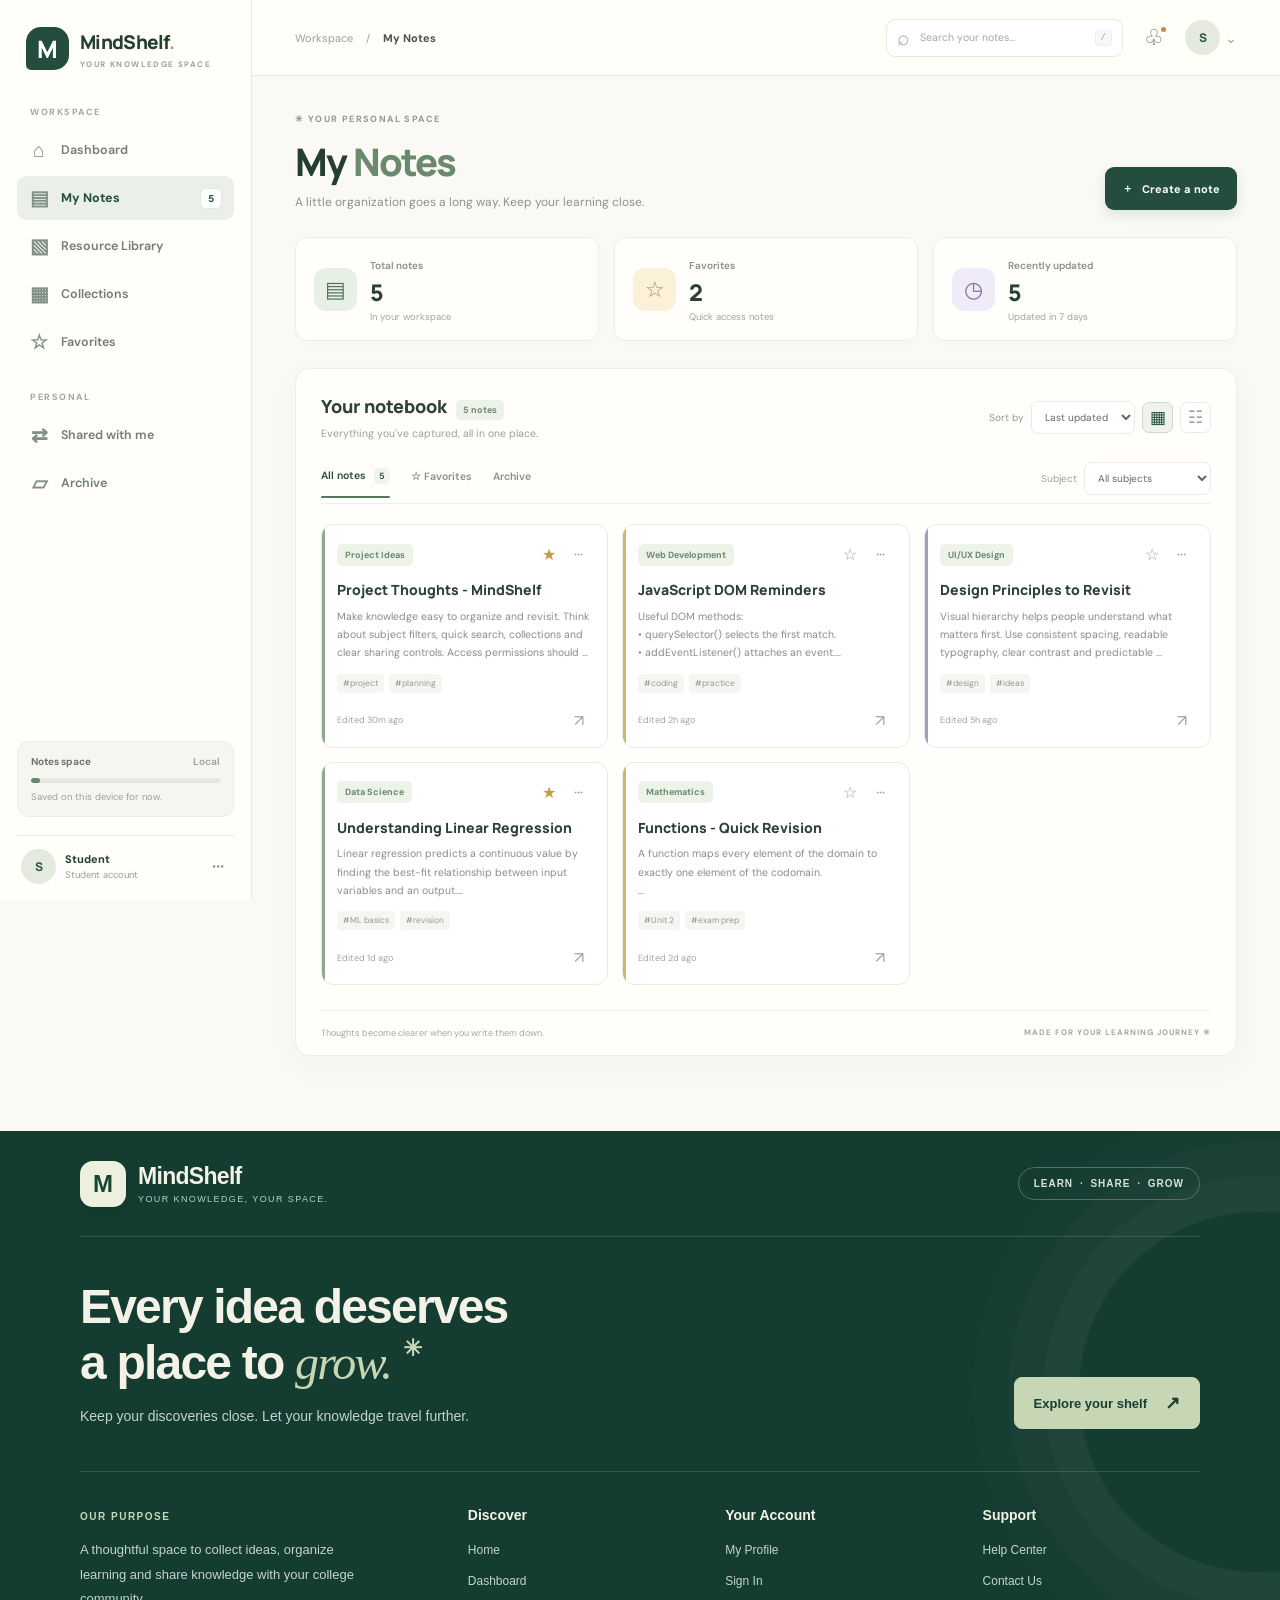
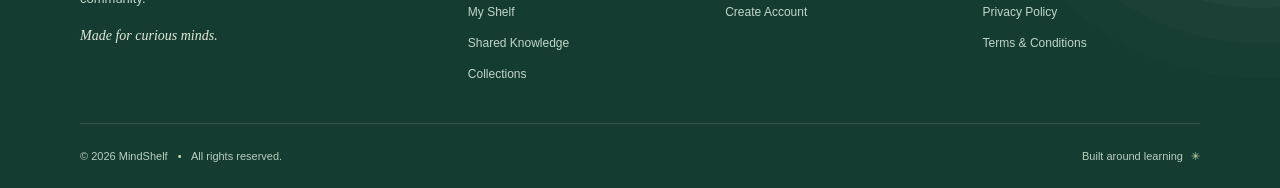
<file: my-notes.html>
<!DOCTYPE html>
<html lang="en">
<head>
    <meta charset="UTF-8">
    <meta name="viewport" content="width=device-width, initial-scale=1.0">
    <title>My Notes | MindShelf</title>
    <link rel="stylesheet" href="my-notes.css">
    <link rel="stylesheet" href="footer.css">
</head>
<body>

<div class="app">

    <!-- Sidebar -->
    <aside class="sidebar" id="sidebar">
        <a href="student-dashboard.html" class="brand">
            <div class="brand-logo">M</div>
            <div>
                <h2>MindShelf<span>.</span></h2>
                <small>YOUR KNOWLEDGE SPACE</small>
            </div>
        </a>

        <p class="side-heading">WORKSPACE</p>

        <nav class="side-nav">
            <a href="student-dashboard.html" class="nav-link">
                <span>⌂</span> Dashboard
            </a>

            <a href="my-notes.html" class="nav-link active">
                <span>▤</span> My Notes
                <span class="nav-count" id="sideNoteCount">0</span>
            </a>

            <a href="shared-resources.html" class="nav-link">
                <span>▧</span> Resource Library
            </a>

            <a href="collections.html" class="nav-link">
                <span>▦</span> Collections
            </a>

            <a href="favorites.html" class="nav-link">
                <span>☆</span> Favorites
            </a>
        </nav>

        <p class="side-heading second-heading">PERSONAL</p>

        <nav class="side-nav">
            <a href="shared-notes.html" class="nav-link">
                <span>⇄</span> Shared with me
            </a>

            <a href="archive.html" class="nav-link">
                <span>▱</span> Archive
            </a>
        </nav>

        <div class="sidebar-bottom">
            <div class="storage-card">
                <div class="storage-heading">
                    <span>Notes space</span>
                    <span>Local</span>
                </div>
                <div class="storage-track">
                    <div id="storageBar"></div>
                </div>
                <p>Saved on this device for now.</p>
            </div>

            <div class="sidebar-user">
                <div class="avatar" id="sideAvatar">S</div>
                <div class="user-details">
                    <strong id="sideUserName">Student</strong>
                    <small>Student account</small>
                </div>
                <button class="more-button" id="sideMore" type="button">···</button>
            </div>
        </div>
    </aside>

    <div class="overlay" id="overlay"></div>

    <!-- Main Content -->
    <main class="main-content">

        <!-- Top Navbar -->
        <header class="topbar">
            <button class="menu-button" id="menuToggle" type="button">☰</button>

            <div class="breadcrumb">
                Workspace <span>/</span> <strong>My Notes</strong>
            </div>

            <div class="top-actions">

                <div class="search-box">
                    <span>⌕</span>
                    <input type="search" id="searchInput"
                        placeholder="Search your notes...">
                    <kbd>/</kbd>
                </div>

                <button class="notification-button" id="notificationButton"
                    type="button" aria-label="Notifications">♧</button>

                <div class="profile-dropdown" id="profileDropdown">
                    <button class="profile-toggle" id="profileToggle"
                        type="button" aria-expanded="false"
                        aria-controls="profileMenu">
                        <div class="avatar" id="topAvatar">S</div>
                        <span>⌄</span>
                    </button>

                    <div class="profile-menu" id="profileMenu" hidden>
                        <div class="profile-info">
                            <strong id="menuUserName">Student</strong>
                            <small>Student account</small>
                        </div>
                        <a href="profile.html">My Profile</a>
                        <a href="settings.html">Settings</a>
                        <button id="signOutButton" type="button">Sign Out</button>
                    </div>
                </div>

            </div>
        </header>

        <div class="page-content">

            <!-- Page Heading -->
            <section class="page-heading">
                <div>
                    <div class="eyebrow">✳ YOUR PERSONAL SPACE</div>
                    <h1>My <em>Notes</em></h1>
                    <p>A little organization goes a long way.
                        Keep your learning close.</p>
                </div>

                <button class="primary-button" id="createNoteButton"
                    type="button">
                    <span>＋</span> Create a note
                </button>
            </section>

            <!-- Overview Cards -->
            <section class="overview">

                <div class="overview-card">
                    <div class="stat-icon green">▤</div>
                    <div>
                        <small>Total notes</small>
                        <h2 id="totalNotes">0</h2>
                        <p>In your workspace</p>
                    </div>
                </div>

                <div class="overview-card">
                    <div class="stat-icon yellow">☆</div>
                    <div>
                        <small>Favorites</small>
                        <h2 id="favoriteNotes">0</h2>
                        <p>Quick access notes</p>
                    </div>
                </div>

                <div class="overview-card">
                    <div class="stat-icon purple">◷</div>
                    <div>
                        <small>Recently updated</small>
                        <h2 id="recentNotes">0</h2>
                        <p>Updated in 7 days</p>
                    </div>
                </div>

            </section>

            <!-- Notes Workspace -->
            <section class="notes-section">

                <div class="workspace-header">
                    <div>
                        <h2>Your notebook
                            <span id="visibleCount">0 notes</span>
                        </h2>
                        <p>Everything you've captured, all in one place.</p>
                    </div>

                    <div class="view-tools">
                        <label for="sortNotes">Sort by</label>
                        <select id="sortNotes">
                            <option value="updated">Last updated</option>
                            <option value="created">Date created</option>
                            <option value="title">Title A-Z</option>
                        </select>

                        <button class="view-button active" id="gridView"
                            type="button" aria-label="Grid view">▦</button>

                        <button class="view-button" id="listView"
                            type="button" aria-label="List view">☷</button>
                    </div>
                </div>

                <!-- Filters -->
                <div class="filter-row">
                    <div class="filter-tabs">
                        <button class="filter-tab active" data-filter="all"
                            type="button">
                            All notes <span id="allTabCount">0</span>
                        </button>

                        <button class="filter-tab" data-filter="favorite"
                            type="button">☆ Favorites</button>

                        <button class="filter-tab" data-filter="archived"
                            type="button">Archive</button>
                    </div>

                    <div class="subject-filter">
                        <label for="subjectFilter">Subject</label>
                        <select id="subjectFilter">
                            <option value="all">All subjects</option>
                        </select>
                    </div>
                </div>

                <div class="filter-info" id="filterInfo" hidden></div>

                <!-- Notes will appear here -->
                <div class="notes-grid" id="notesGrid"></div>

                <!-- Empty State -->
                <div class="empty-state" id="emptyState" hidden>
                    <div class="empty-icon">▤<span>✦</span></div>
                    <h3 id="emptyTitle">Your notebook starts here</h3>
                    <p id="emptyText">
                        Capture a concept, a class summary, or a useful idea.
                    </p>
                    <button class="primary-button" id="emptyCreateButton"
                        type="button">＋ Create your first note</button>
                </div>

                <footer class="workspace-footer">
                    <span>Thoughts become clearer when you write them down.</span>
                    <span>MADE FOR YOUR LEARNING JOURNEY ✳</span>
                </footer>

            </section>
        </div>
    </main>
</div>

<!-- Create/Edit Note Modal -->
<div class="modal-backdrop" id="noteModal" hidden>
    <section class="note-modal" role="dialog" aria-modal="true"
        aria-labelledby="modalTitle">

        <div class="modal-header">
            <div>
                <div class="eyebrow">✳ YOUR NOTEBOOK</div>
                <h2 id="modalTitle">Create a note</h2>
            </div>
            <button class="close-button" id="closeModalButton"
                type="button" aria-label="Close">×</button>
        </div>

        <form id="noteForm">

            <label class="form-label" for="noteTitle">
                Note title <span>*</span>
            </label>
            <input class="form-control" id="noteTitle"
                maxlength="120" placeholder="Give your note a clear title..."
                required>

            <div class="form-row">
                <div>
                    <label class="form-label" for="noteSubject">Subject</label>
                    <input class="form-control" id="noteSubject"
                        list="subjectOptions" maxlength="60"
                        placeholder="e.g. Data Science">
                    <datalist id="subjectOptions">
                        <option value="Data Science">
                        <option value="Mathematics">
                        <option value="UI/UX Design">
                        <option value="Web Development">
                        <option value="Programming">
                    </datalist>
                </div>

                <div>
                    <label class="form-label" for="noteTags">
                        Tags <small>(comma separated)</small>
                    </label>
                    <input class="form-control" id="noteTags"
                        maxlength="160" placeholder="revision, unit 1">
                </div>
            </div>

            <label class="form-label" for="noteContent">
                Your notes <span>*</span>
            </label>
            <textarea class="form-control note-content" id="noteContent"
                maxlength="20000" placeholder="Start writing your ideas here..."
                required></textarea>

            <div class="editor-bottom">
                <span id="characterCount">0 characters</span>
                <span>Saved to this device</span>
            </div>

            <div class="modal-actions">
                <button class="secondary-button" id="cancelModalButton"
                    type="button">Cancel</button>
                <button class="primary-button" type="submit"
                    id="saveNoteButton">Save note ↗</button>
            </div>
        </form>
    </section>
</div>

<div class="toast" id="toast" role="status" aria-live="polite"></div>
<div id="footer"></div>

<script src="my-notes.js"></script>
<script src="footer.js"></script>
</body>
</html>
</file>
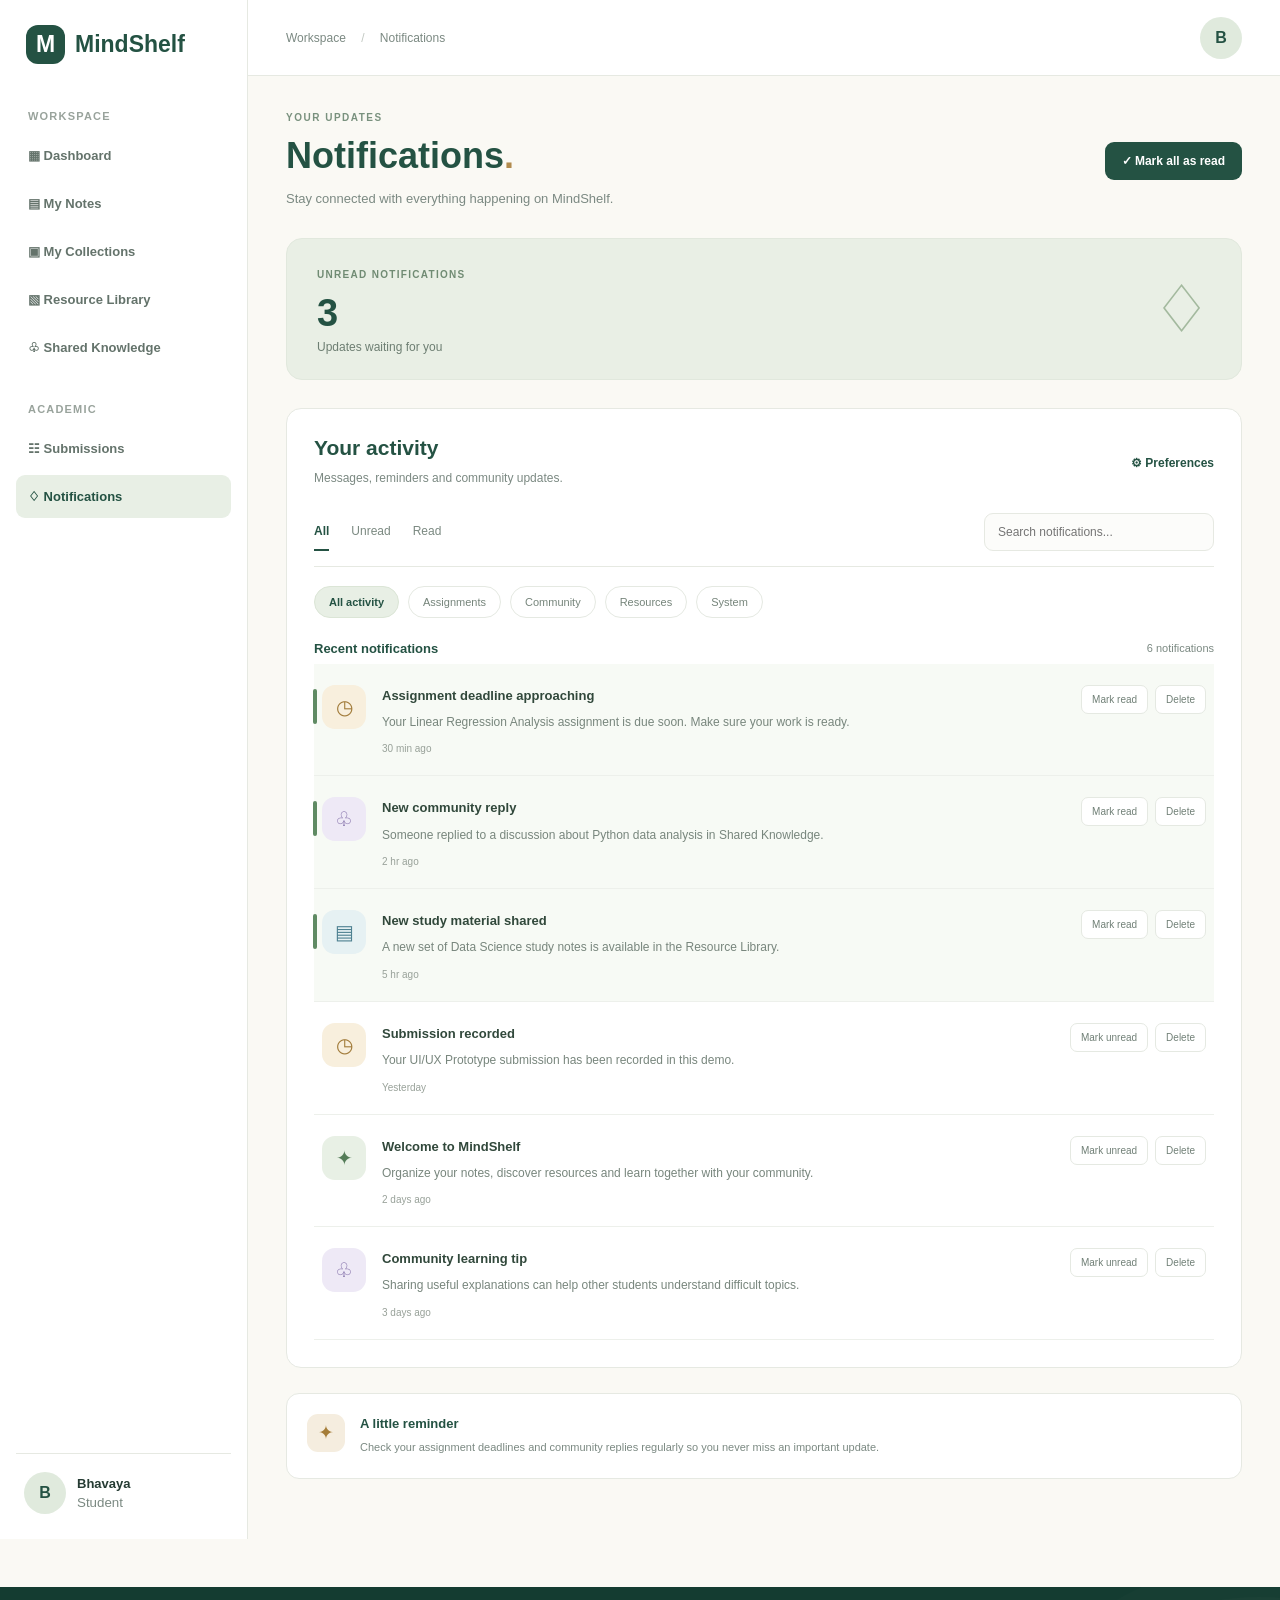
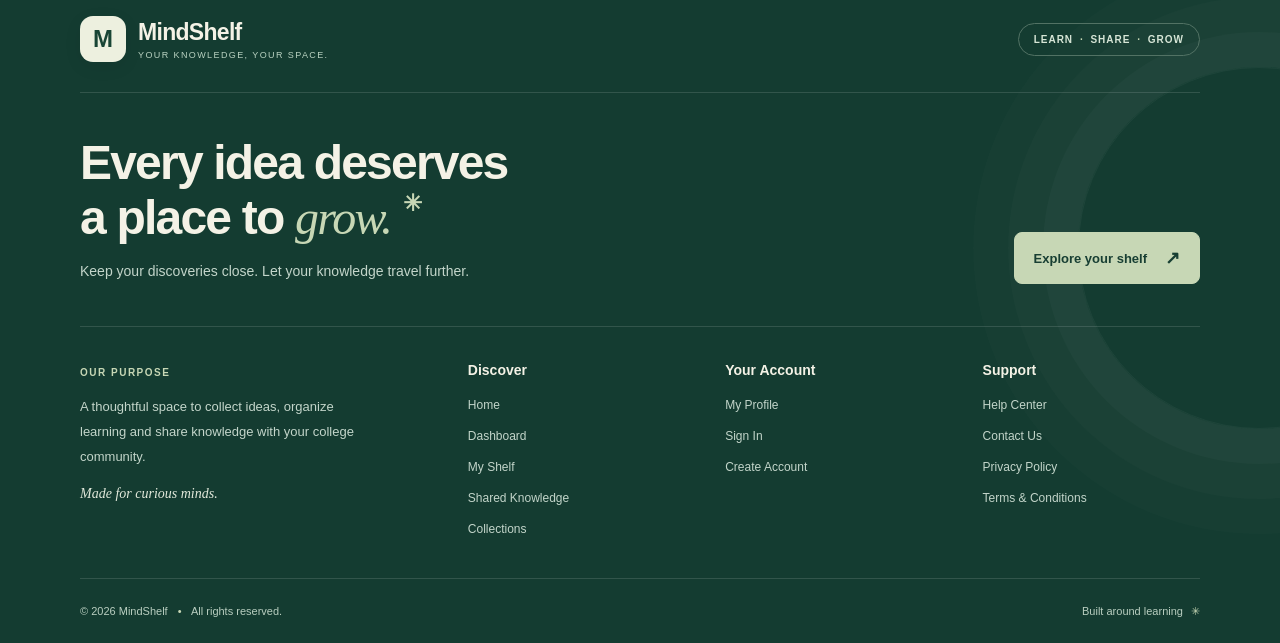
<file: notifications.html>
<!DOCTYPE html>
<html lang="en">
<head>
    <meta charset="UTF-8">
    <meta name="viewport" content="width=device-width, initial-scale=1.0">
    <title>Notifications | MindShelf</title>
    <link rel="stylesheet" href="notifications.css">
    <link rel="stylesheet" href="footer.css">
</head>
<body>

<div class="app">

    <aside class="sidebar" id="sidebar">
        <a href="student-dashboard.html" class="brand">
            <span class="brand-icon">M</span>
            MindShelf
        </a>

        <p class="menu-title">WORKSPACE</p>
        <nav class="nav-menu">
            <a href="student-dashboard.html" class="nav-link">▦ Dashboard</a>
            <a href="my-notes.html" class="nav-link">▤ My Notes</a>
            <a href="my-collections.html" class="nav-link">▣ My Collections</a>
            <a href="shared-resources.html" class="nav-link">▧ Resource Library</a>
            <a href="shared-knowledge.html" class="nav-link">♧ Shared Knowledge</a>
        </nav>

        <p class="menu-title">ACADEMIC</p>
        <nav class="nav-menu">
            <a href="submissions.html" class="nav-link">☷ Submissions</a>
            <a href="notifications.html" class="nav-link active">♢ Notifications</a>
        </nav>

        <div class="sidebar-bottom">
            <div class="profile">
                <div class="avatar">B</div>
                <div>
                    <strong>Bhavaya</strong>
                    <small>Student</small>
                </div>
            </div>
        </div>
    </aside>

    <main class="main">
        <header class="topbar">
            <button class="menu-toggle" id="menuToggle" aria-label="Toggle menu">☰</button>
            <div class="breadcrumb">Workspace <span>/</span> Notifications</div>
            <div class="top-actions">
                <div class="top-avatar">B</div>
            </div>
        </header>

        <section class="content">

            <div class="page-heading">
                <div>
                    <p class="eyebrow">YOUR UPDATES</p>
                    <h1>Notifications<span>.</span></h1>
                    <p class="subtitle">Stay connected with everything happening on MindShelf.</p>
                </div>
                <button class="primary-btn" id="markAllBtn">✓ Mark all as read</button>
            </div>

            <div class="notification-summary">
                <div>
                    <span class="summary-label">UNREAD NOTIFICATIONS</span>
                    <h2 id="unreadCount">0</h2>
                    <p>Updates waiting for you</p>
                </div>
                <div class="summary-icon">♢</div>
            </div>

            <section class="notification-panel">

                <div class="panel-heading">
                    <div>
                        <h2>Your activity</h2>
                        <p>Messages, reminders and community updates.</p>
                    </div>
                    <button class="text-btn" id="preferencesBtn">⚙ Preferences</button>
                </div>

                <div class="notification-tools">
                    <div class="filter-tabs">
                        <button class="tab active" data-filter="all">All</button>
                        <button class="tab" data-filter="unread">Unread</button>
                        <button class="tab" data-filter="read">Read</button>
                    </div>

                    <input type="search" id="searchInput" placeholder="Search notifications...">
                </div>

                <div class="category-row">
                    <button class="category active" data-category="all">All activity</button>
                    <button class="category" data-category="assignment">Assignments</button>
                    <button class="category" data-category="community">Community</button>
                    <button class="category" data-category="resource">Resources</button>
                    <button class="category" data-category="system">System</button>
                </div>

                <div class="list-heading">
                    <h3>Recent notifications</h3>
                    <span id="resultCount">0 notifications</span>
                </div>

                <div id="notificationList" class="notification-list"></div>

                <div class="empty-state" id="emptyState" hidden>
                    <div>♢</div>
                    <h3>All caught up?</h3>
                    <p>No notifications found. Try another filter.</p>
                    <button class="outline-btn" id="resetBtn">Show all notifications</button>
                </div>
            </section>

            <section class="bottom-tip">
                <div class="tip-icon">✦</div>
                <div>
                    <h3>A little reminder</h3>
                    <p>Check your assignment deadlines and community replies regularly so you never miss an important update.</p>
                </div>
            </section>

        </section>
    </main>
</div>

<!-- Preferences Modal -->
<div class="modal-overlay" id="preferencesModal" hidden>
    <div class="modal">
        <div class="modal-heading">
            <div>
                <p class="eyebrow">PERSONALIZE YOUR EXPERIENCE</p>
                <h2>Notification preferences</h2>
            </div>
            <button class="close-btn" id="closePreferences" aria-label="Close">×</button>
        </div>

        <p class="modal-subtitle">Choose which notifications you want to see in this demo.</p>

        <div class="preference-row">
            <div>
                <strong>Assignment reminders</strong>
                <p>Deadlines and submission updates</p>
            </div>
            <input type="checkbox" id="prefAssignment">
        </div>

        <div class="preference-row">
            <div>
                <strong>Community updates</strong>
                <p>Replies and knowledge discussions</p>
            </div>
            <input type="checkbox" id="prefCommunity">
        </div>

        <div class="preference-row">
            <div>
                <strong>Resource updates</strong>
                <p>Shared study materials</p>
            </div>
            <input type="checkbox" id="prefResource">
        </div>

        <div class="preference-row">
            <div>
                <strong>System notifications</strong>
                <p>General platform announcements</p>
            </div>
            <input type="checkbox" id="prefSystem">
        </div>

        <div class="modal-actions">
            <button class="secondary-btn" id="cancelPreferences">Cancel</button>
            <button class="primary-btn" id="savePreferences">Save preferences</button>
        </div>
    </div>
</div>

<div class="toast" id="toast" role="status" aria-live="polite"></div>
<div id="footer"></div>

<script src="notifications.js"></script>
<script src="footer.js"></script>
</body>
</html>
</file>
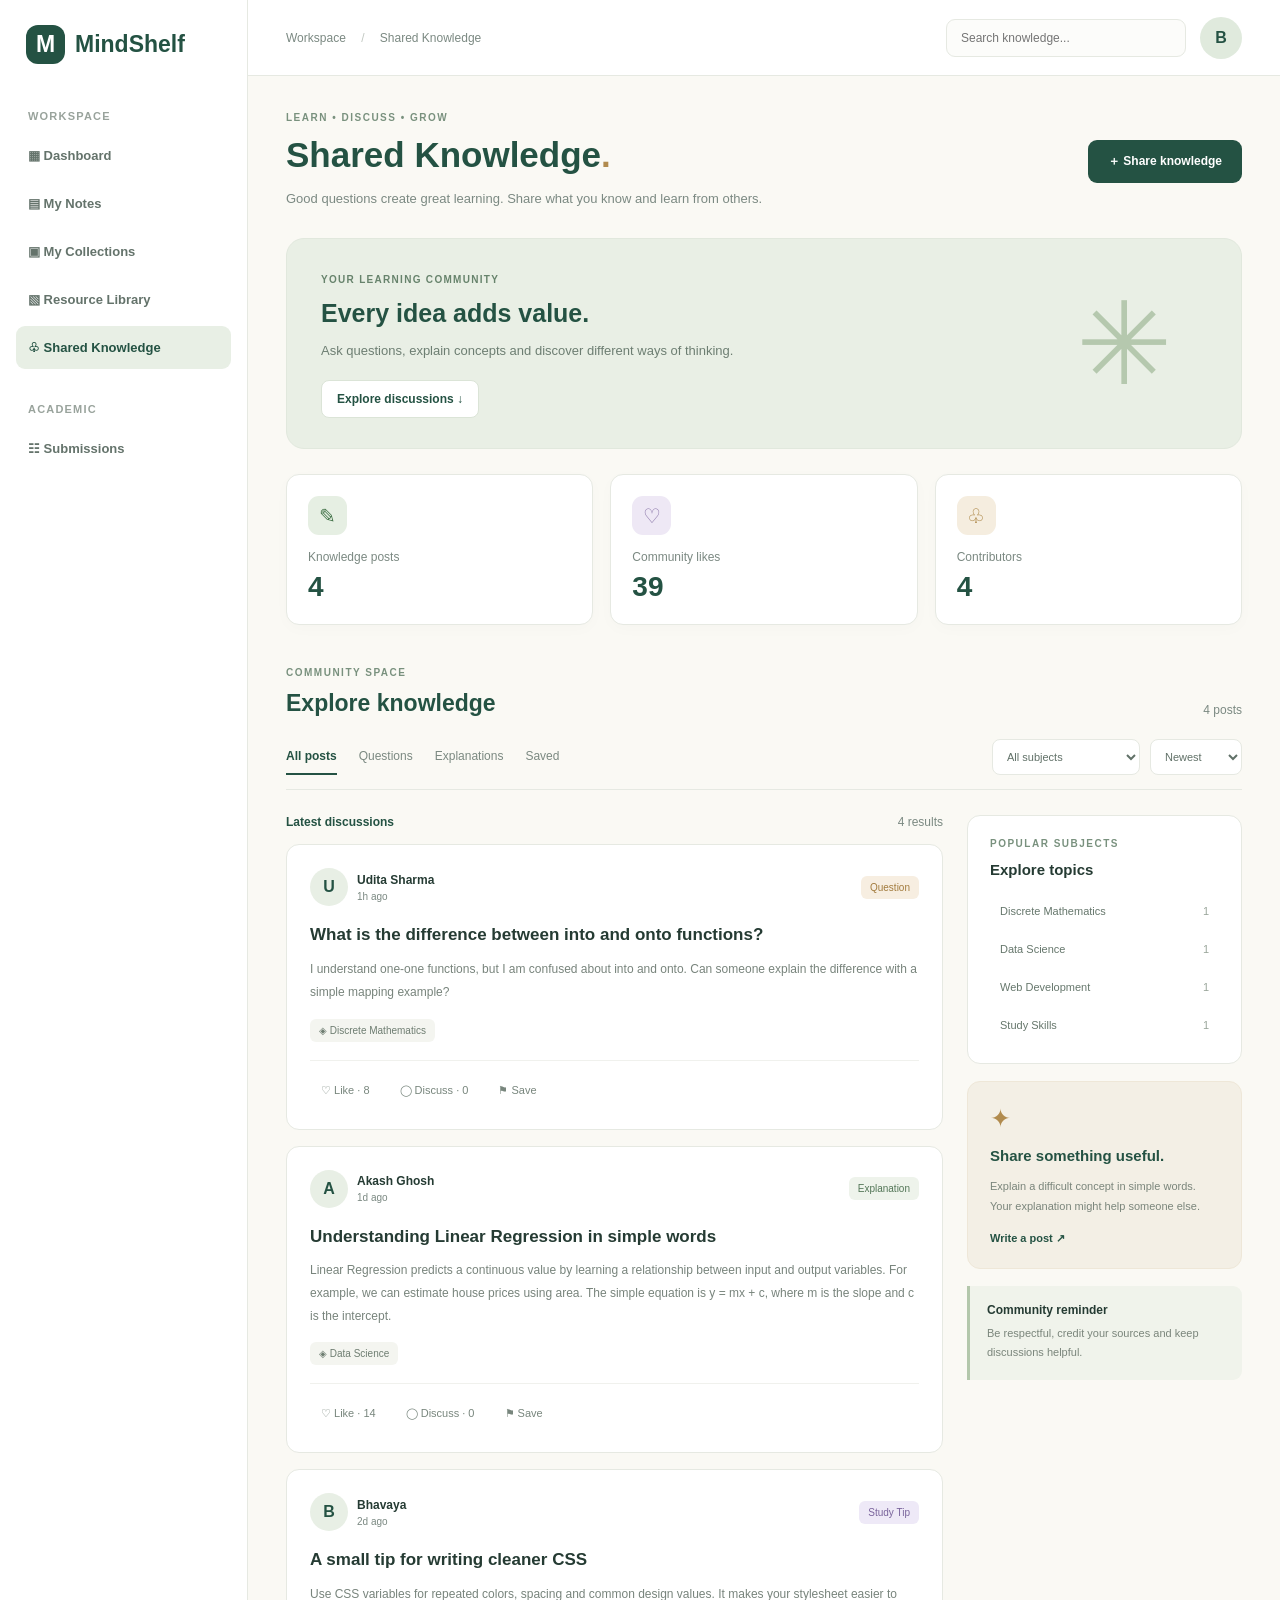
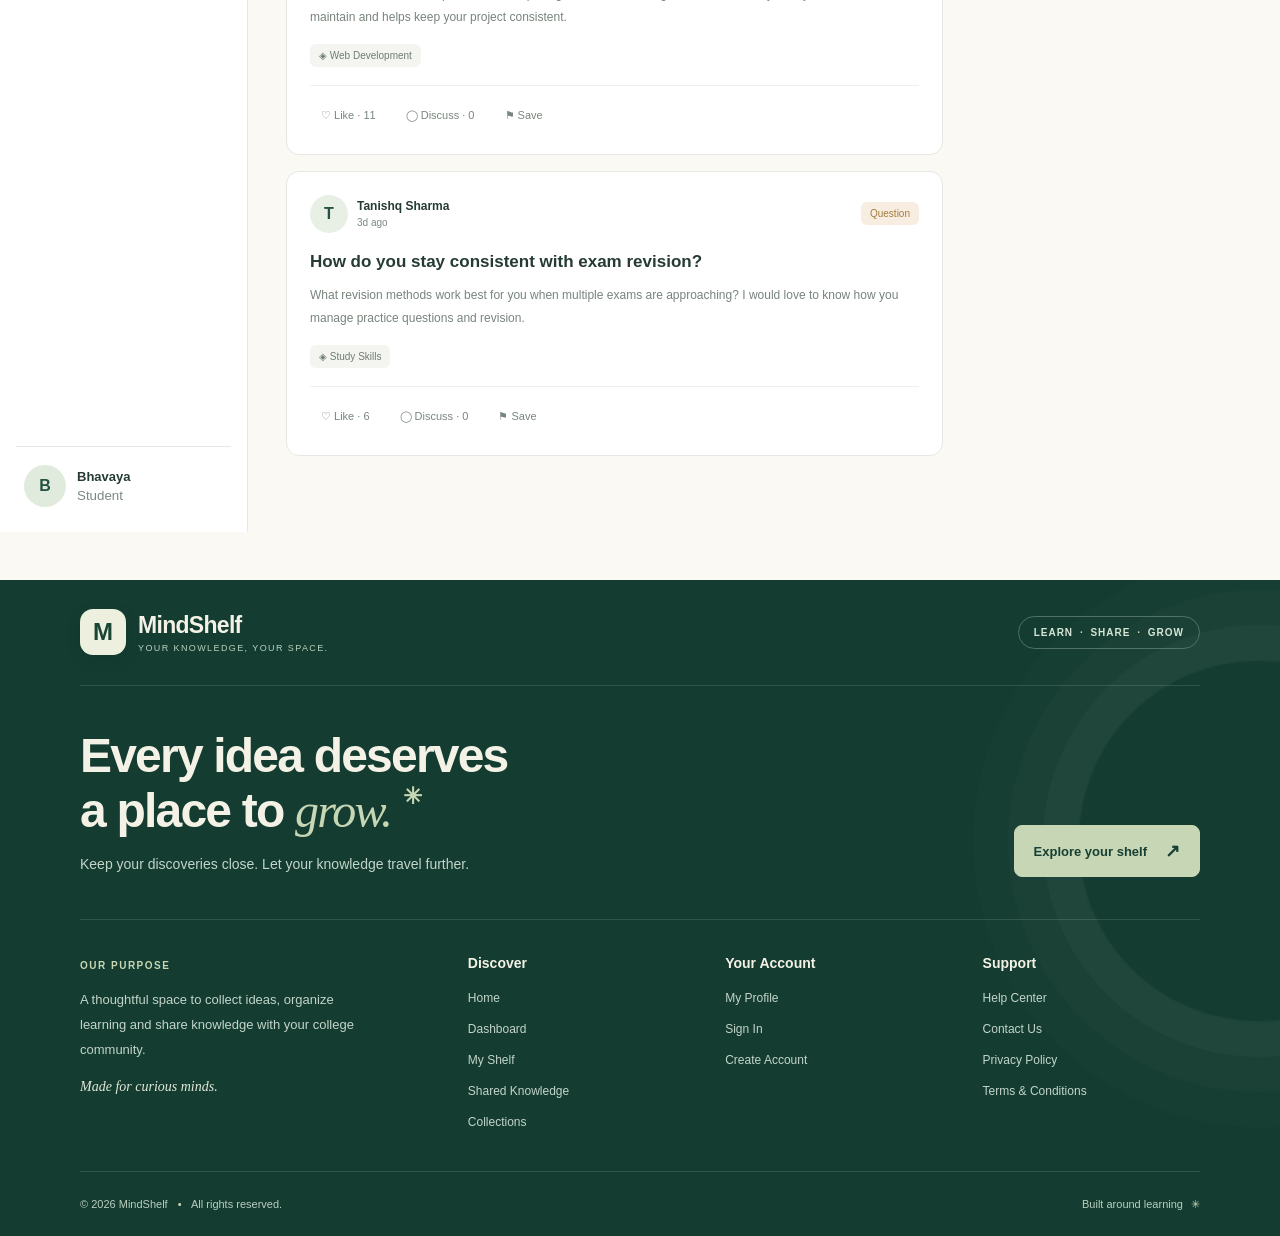
<file: shared-knowledge.html>
<!DOCTYPE html>
<html lang="en">
<head>
    <meta charset="UTF-8">
    <meta name="viewport" content="width=device-width, initial-scale=1.0">
    <title>Shared Knowledge | MindShelf</title>
    <link rel="stylesheet" href="shared-knowledge.css">
    <link rel="stylesheet" href="footer.css">
</head>
<body>

<div class="app">

    <aside class="sidebar" id="sidebar">
        <a href="student-dashboard.html" class="brand">
            <span class="brand-icon">M</span>
            <span>MindShelf</span>
        </a>

        <p class="menu-title">WORKSPACE</p>

        <nav class="nav-menu">
            <a href="student-dashboard.html" class="nav-link">▦ Dashboard</a>
            <a href="my-notes.html" class="nav-link">▤ My Notes</a>
            <a href="my-collections.html" class="nav-link">▣ My Collections</a>
            <a href="shared-resources.html" class="nav-link">▧ Resource Library</a>
            <a href="shared-knowledge.html" class="nav-link active">♧ Shared Knowledge</a>
        </nav>

        <p class="menu-title">ACADEMIC</p>

        <nav class="nav-menu">
            <a href="#" class="nav-link">☷ Submissions</a>
        </nav>

        <div class="sidebar-bottom">
            <div class="profile">
                <div class="avatar">B</div>
                <div>
                    <strong>Bhavaya</strong>
                    <small>Student</small>
                </div>
            </div>
        </div>
    </aside>

    <main class="main">

        <header class="topbar">
            <button id="menuToggle" class="menu-toggle" aria-label="Toggle menu">☰</button>
            <div class="breadcrumb">Workspace <span>/</span> Shared Knowledge</div>
            <div class="top-actions">
                <input type="search" id="topSearch" placeholder="Search knowledge...">
                <button class="top-avatar">B</button>
            </div>
        </header>

        <section class="content">

            <div class="welcome">
                <div>
                    <p class="eyebrow">LEARN • DISCUSS • GROW</p>
                    <h1>Shared Knowledge<span>.</span></h1>
                    <p class="subtitle">
                        Good questions create great learning.
                        Share what you know and learn from others.
                    </p>
                </div>
                <button class="primary-btn" id="openPost">＋ Share knowledge</button>
            </div>

            <section class="intro-banner">
                <div>
                    <span class="banner-label">YOUR LEARNING COMMUNITY</span>
                    <h2>Every idea adds value.</h2>
                    <p>
                        Ask questions, explain concepts and discover
                        different ways of thinking.
                    </p>
                    <button id="exploreBtn" class="banner-btn">Explore discussions ↓</button>
                </div>
                <div class="banner-art">✳</div>
            </section>

            <section class="stats">
                <div class="stat-card">
                    <span class="stat-icon green">✎</span>
                    <p>Knowledge posts</p>
                    <h2 id="postCount">0</h2>
                </div>
                <div class="stat-card">
                    <span class="stat-icon purple">♡</span>
                    <p>Community likes</p>
                    <h2 id="likeCount">0</h2>
                </div>
                <div class="stat-card">
                    <span class="stat-icon gold">♧</span>
                    <p>Contributors</p>
                    <h2 id="contributorCount">0</h2>
                </div>
            </section>

            <section class="discussion-section" id="discussionSection">

                <div class="section-heading">
                    <div>
                        <p class="eyebrow">COMMUNITY SPACE</p>
                        <h2>Explore knowledge</h2>
                    </div>
                    <span id="resultsCount">0 posts</span>
                </div>

                <div class="toolbar">
                    <div class="tabs">
                        <button class="tab active" data-tab="all">All posts</button>
                        <button class="tab" data-tab="questions">Questions</button>
                        <button class="tab" data-tab="explanations">Explanations</button>
                        <button class="tab" data-tab="saved">Saved</button>
                    </div>

                    <div class="filters">
                        <select id="subjectFilter" aria-label="Filter by subject">
                            <option value="all">All subjects</option>
                        </select>

                        <select id="sortSelect" aria-label="Sort posts">
                            <option value="newest">Newest</option>
                            <option value="popular">Most liked</option>
                        </select>
                    </div>
                </div>

                <div class="post-layout">
                    <div class="feed">
                        <div class="feed-heading">
                            <span id="feedTitle">Latest discussions</span>
                            <span id="feedCount"></span>
                        </div>

                        <div id="postFeed"></div>

                        <div class="empty-state" id="emptyState" hidden>
                            <div>✧</div>
                            <h3>Nothing here yet</h3>
                            <p>Try changing your filters or share your first post.</p>
                            <button class="primary-btn" id="emptyPost">Share knowledge</button>
                        </div>
                    </div>

                    <aside class="right-panel">

                        <div class="side-card">
                            <p class="eyebrow">POPULAR SUBJECTS</p>
                            <h3>Explore topics</h3>
                            <div id="topicList" class="topic-list"></div>
                        </div>

                        <div class="side-card tip-card">
                            <span class="tip-icon">✦</span>
                            <h3>Share something useful.</h3>
                            <p>
                                Explain a difficult concept in simple words.
                                Your explanation might help someone else.
                            </p>
                            <button id="tipPost">Write a post ↗</button>
                        </div>

                        <div class="side-note">
                            <strong>Community reminder</strong>
                            <p>Be respectful, credit your sources and keep discussions helpful.</p>
                        </div>

                    </aside>
                </div>

            </section>
        </section>
    </main>
</div>

<!-- Create Post Modal -->
<div class="modal-overlay" id="postModal" hidden>
    <div class="modal">
        <div class="modal-header">
            <div>
                <p class="eyebrow">COMMUNITY CONTRIBUTION</p>
                <h2>Share your knowledge</h2>
            </div>
            <button class="close-btn" id="closePost" aria-label="Close">×</button>
        </div>

        <form id="postForm">
            <label for="postType">Post type</label>
            <select id="postType" required>
                <option value="Explanation">Explanation</option>
                <option value="Question">Question</option>
                <option value="Study Tip">Study Tip</option>
            </select>

            <label for="postTitle">Title</label>
            <input id="postTitle" maxlength="100" required
                   placeholder="What would you like to share?">

            <label for="postSubject">Subject</label>
            <input id="postSubject" maxlength="50" required
                   placeholder="e.g. Data Science">

            <label for="postContent">Your knowledge</label>
            <textarea id="postContent" rows="6" maxlength="3000"
                      required placeholder="Write your explanation, question or tip..."></textarea>

            <div class="form-bottom">
                <small id="charCount">0 / 3000</small>
                <span id="formError" class="form-error"></span>
            </div>

            <div class="modal-actions">
                <button type="button" class="secondary-btn" id="cancelPost">Cancel</button>
                <button type="submit" class="primary-btn">Publish post ↗</button>
            </div>
        </form>
    </div>
</div>

<!-- Comments Modal -->
<div class="modal-overlay" id="commentsModal" hidden>
    <div class="modal comments-modal">
        <div class="modal-header">
            <div>
                <p class="eyebrow">COMMUNITY DISCUSSION</p>
                <h2>Comments</h2>
            </div>
            <button class="close-btn" id="closeComments" aria-label="Close">×</button>
        </div>

        <h3 id="commentPostTitle" class="comment-post-title"></h3>
        <div id="commentList" class="comment-list"></div>

        <form id="commentForm">
            <label for="commentInput">Add a reply</label>
            <textarea id="commentInput" rows="3" maxlength="1000"
                      placeholder="Write a helpful reply..." required></textarea>
            <div class="modal-actions">
                <button type="submit" class="primary-btn">Post reply</button>
            </div>
            <p class="form-error" id="commentError"></p>
        </form>
    </div>
</div>

<div id="toast" class="toast" role="status" aria-live="polite"></div>
<div id="footer"></div>

<script src="shared-knowledge.js"></script>
<script src="footer.js"></script>
</body>
</html>
</file>
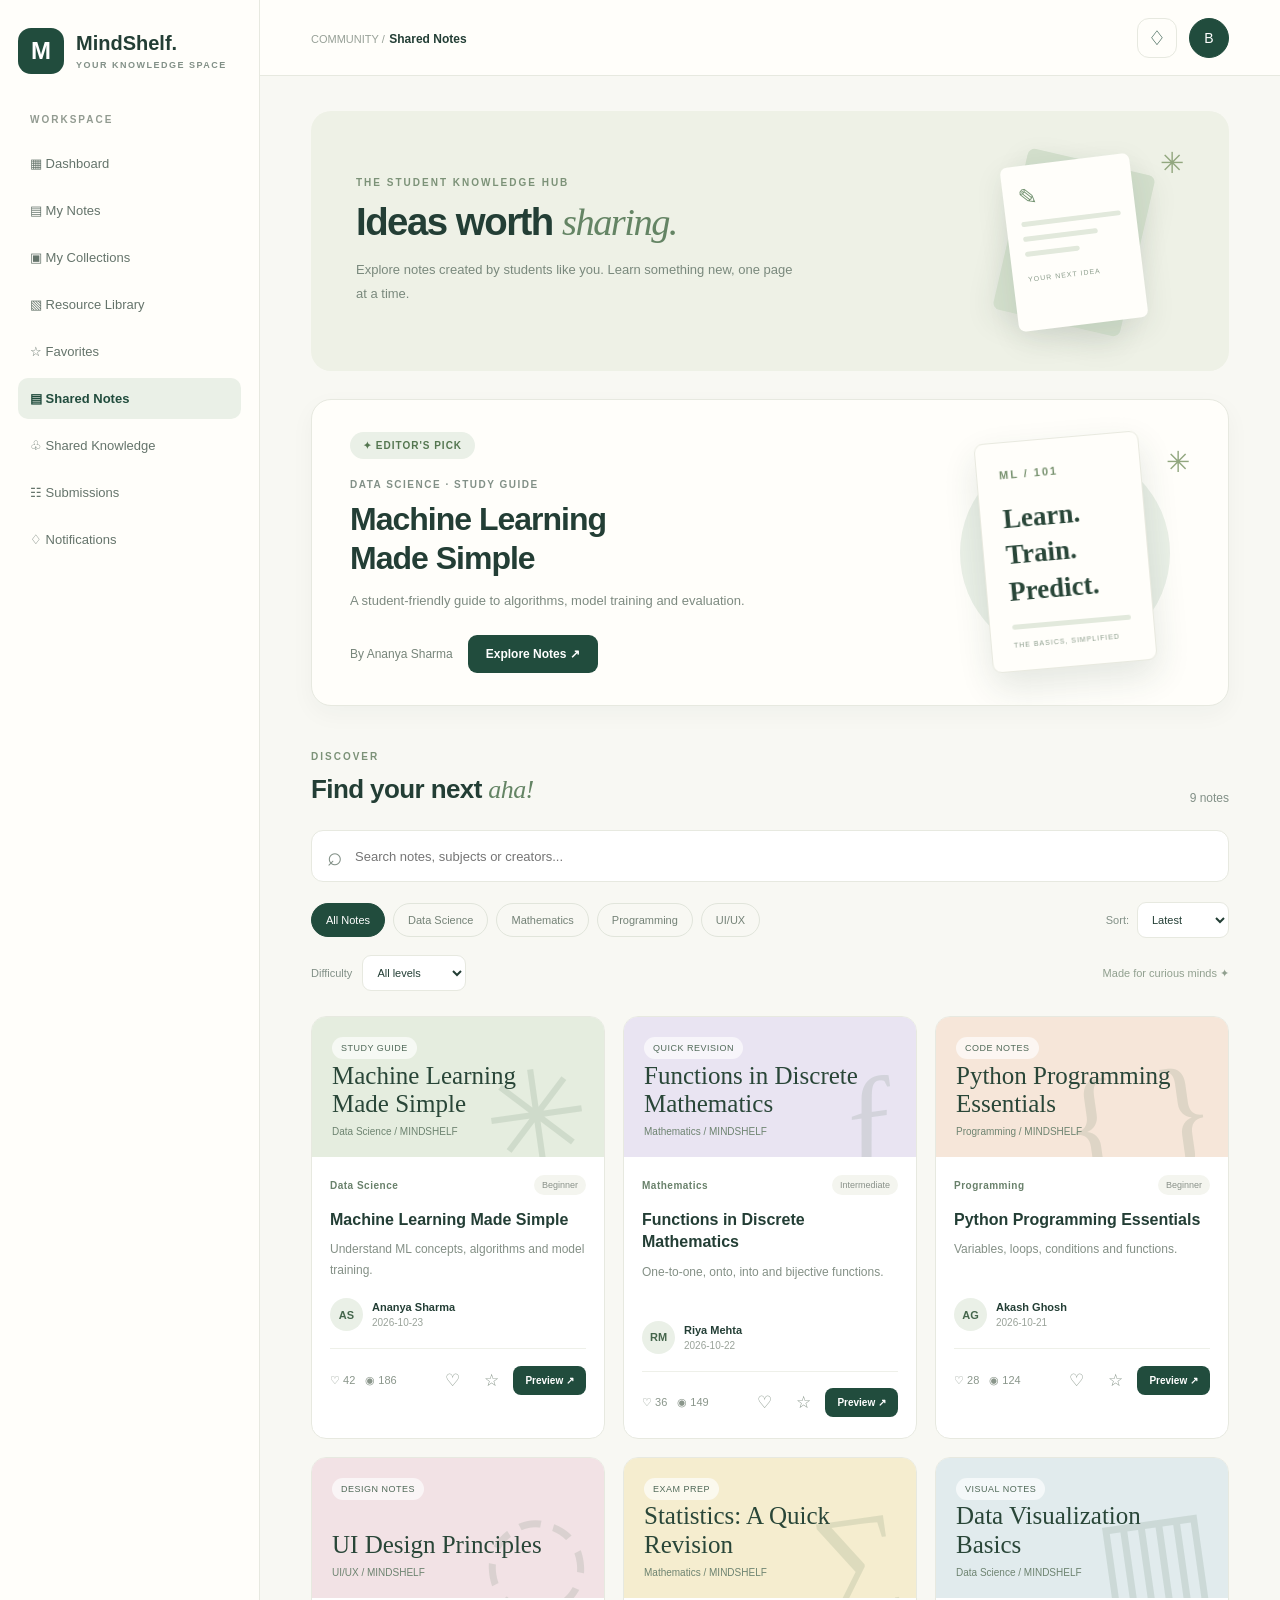
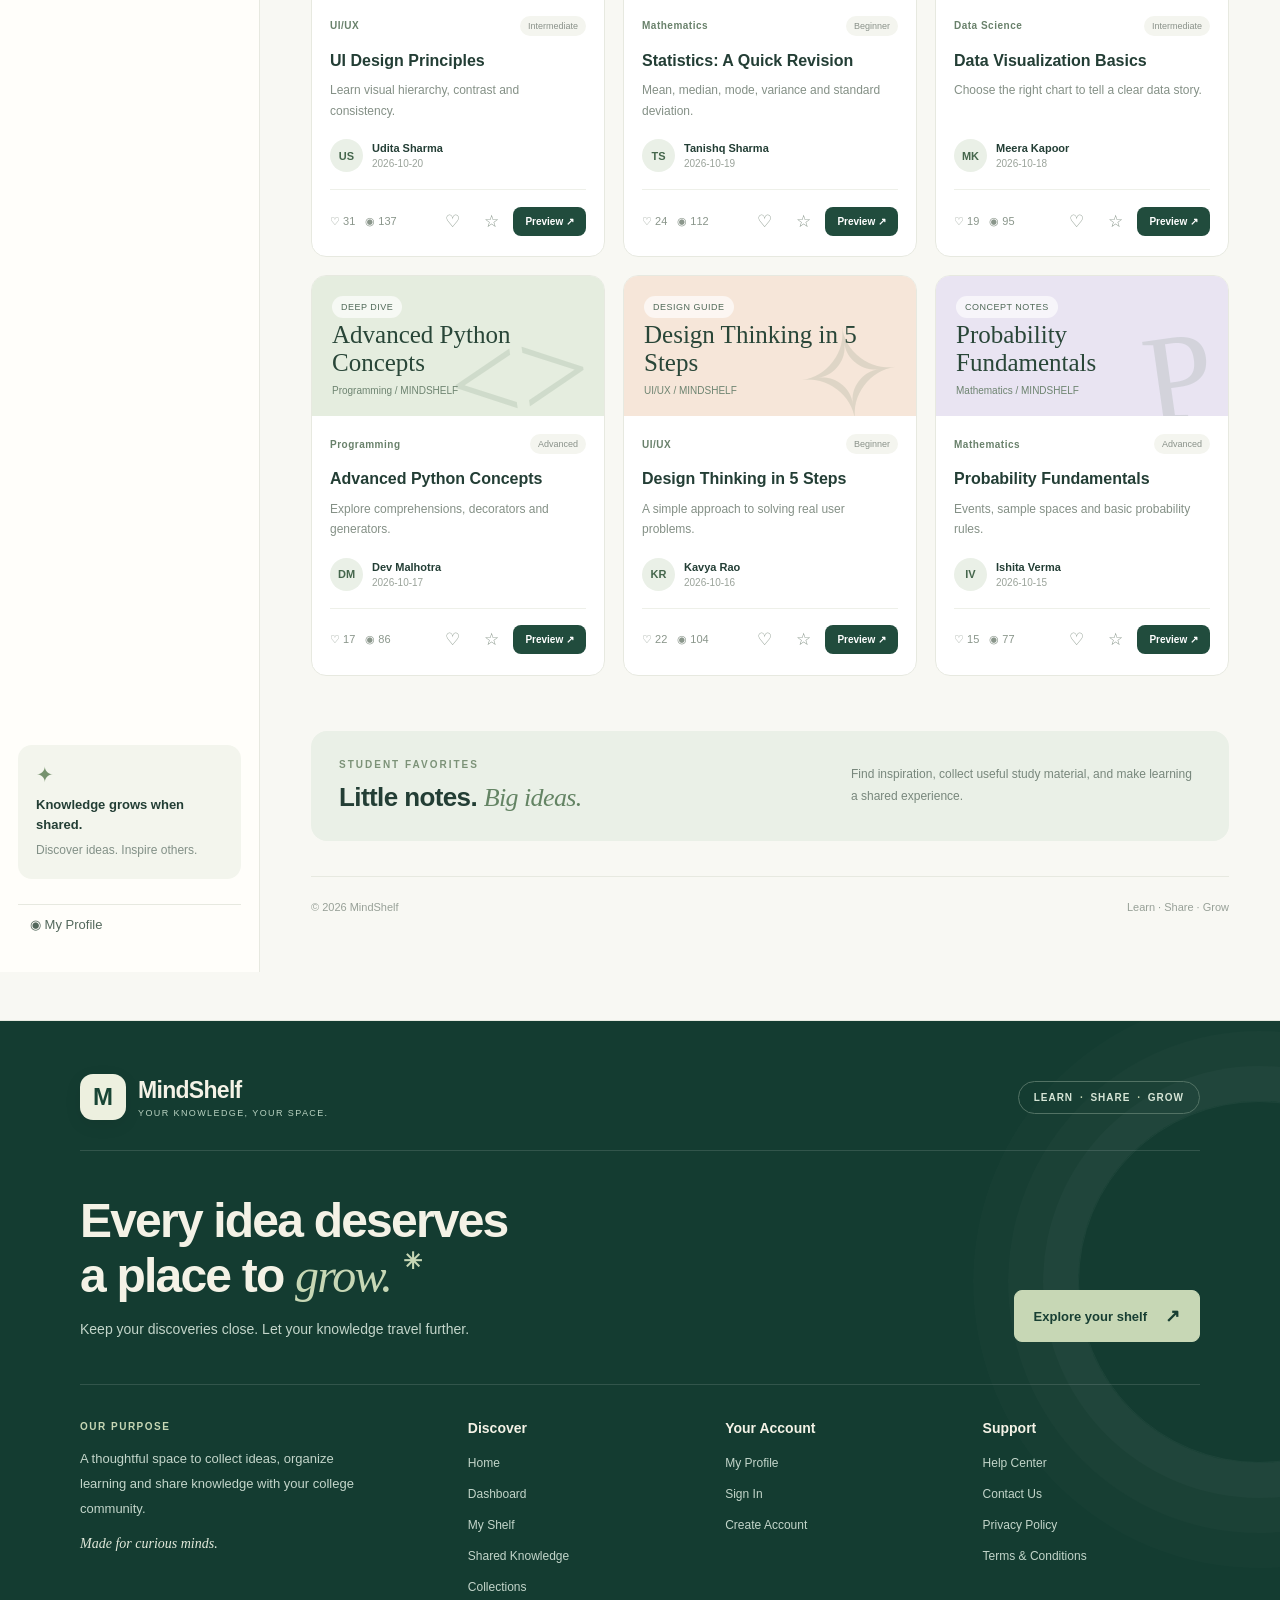
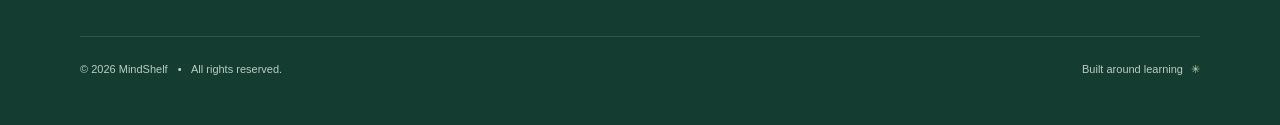
<file: shared-notes.html>
<!DOCTYPE html>
<html lang="en">
<head>
  <meta charset="UTF-8">
  <meta name="viewport" content="width=device-width, initial-scale=1.0">
  <title>Shared Notes | MindShelf</title>
  <link rel="stylesheet" href="shared-notes.css">
  <link rel="stylesheet" href="footer.css">

</head>
<body>

<div class="app">

  <aside class="sidebar">
    <a href="student-dashboard.html" class="brand">
      <span class="brand-icon">M</span>
      <span>MindShelf.<small>YOUR KNOWLEDGE SPACE</small></span>
    </a>

    <p class="side-label">WORKSPACE</p>

    <nav>
      <a href="student-dashboard.html">▦ Dashboard</a>
      <a href="my-notes.html">▤ My Notes</a>
      <a href="my-collections.html">▣ My Collections</a>
      <a href="shared-resources.html">▧ Resource Library</a>
      <a href="favorites.html">☆ Favorites</a>
      <a href="shared-notes.html" class="active">▤ Shared Notes</a>
      <a href="shared-knowledge.html">♧ Shared Knowledge</a>
      <a href="submissions.html">☷ Submissions</a>
      <a href="notifications.html">♢ Notifications</a>
    </nav>

    <div class="sidebar-bottom">
      <div class="mini-card">
        <span>✦</span>
        <strong>Knowledge grows when shared.</strong>
        <p>Discover ideas. Inspire others.</p>
      </div>
      <a href="profile.html" class="student">◉ My Profile</a>
    </div>
  </aside>

  <main class="main">

    <header class="topbar">
      <div>
        <span class="top-label">COMMUNITY /</span>
        <span class="top-current">Shared Notes</span>
      </div>

      <div class="top-actions">
        <a href="notifications.html" class="notification"
           aria-label="Notifications">♢</a>
        <a href="profile.html" class="avatar">B</a>
      </div>
    </header>

    <section class="content">

      <div class="welcome">
        <div>
          <p class="eyebrow">THE STUDENT KNOWLEDGE HUB</p>
          <h1>Ideas worth <em>sharing.</em></h1>
          <p class="welcome-text">
            Explore notes created by students like you.
            Learn something new, one page at a time.
          </p>
        </div>
        <div class="welcome-art">
          <span class="art-star">✳</span>
          <div class="paper paper-back"></div>
          <div class="paper paper-front">
            <span>✎</span>
            <div></div><div></div><div></div>
            <small>YOUR NEXT IDEA</small>
          </div>
        </div>
      </div>

      <section class="featured">
        <div class="featured-text">
          <span class="featured-label">✦ EDITOR'S PICK</span>
          <p class="featured-category">DATA SCIENCE · STUDY GUIDE</p>
          <h2>Machine Learning<br>Made Simple</h2>
          <p>
            A student-friendly guide to algorithms,
            model training and evaluation.
          </p>
          <div class="featured-bottom">
            <span>By Ananya Sharma</span>
            <button id="featuredPreview" class="featured-button">
              Explore Notes ↗
            </button>
          </div>
        </div>

        <div class="featured-visual">
          <div class="visual-circle"></div>
          <div class="visual-note">
            <span>ML / 101</span>
            <h3>Learn.<br>Train.<br>Predict.</h3>
            <div class="visual-line"></div>
            <small>THE BASICS, SIMPLIFIED</small>
          </div>
          <span class="visual-star">✳</span>
        </div>
      </section>

      <section class="discovery">
        <div class="section-title">
          <div>
            <p class="eyebrow">DISCOVER</p>
            <h2>Find your next <em>aha!</em></h2>
          </div>
          <span class="note-count" id="noteCount">0 notes</span>
        </div>

        <div class="search-bar">
          <span class="search-icon">⌕</span>
          <input type="search" id="searchInput"
            placeholder="Search notes, subjects or creators..."
            aria-label="Search shared notes">
          <button id="clearSearch" class="clear-search"
            aria-label="Clear search" hidden>×</button>
        </div>

        <div class="filters">
          <div class="filter-group">
            <button class="filter-btn active" data-subject="All">All Notes</button>
            <button class="filter-btn" data-subject="Data Science">Data Science</button>
            <button class="filter-btn" data-subject="Mathematics">Mathematics</button>
            <button class="filter-btn" data-subject="Programming">Programming</button>
            <button class="filter-btn" data-subject="UI/UX">UI/UX</button>
          </div>

          <div class="sort-box">
            <label for="sortNotes">Sort:</label>
            <select id="sortNotes">
              <option value="latest">Latest</option>
              <option value="popular">Most liked</option>
              <option value="az">A–Z</option>
            </select>
          </div>
        </div>

        <div class="extra-filters">
          <label for="difficulty">Difficulty</label>
          <select id="difficulty">
            <option value="All">All levels</option>
            <option value="Beginner">Beginner</option>
            <option value="Intermediate">Intermediate</option>
            <option value="Advanced">Advanced</option>
          </select>

          <span class="filter-hint">Made for curious minds ✦</span>
        </div>

        <div class="notes-grid" id="notesGrid"></div>

        <div class="empty-state" id="emptyState" hidden>
          <span>⌕</span>
          <h3>No notes found</h3>
          <p>Try another keyword or change your filters.</p>
          <button id="resetFilters">Reset filters</button>
        </div>

      </section>

      <section class="trending">
        <div>
          <p class="eyebrow">STUDENT FAVORITES</p>
          <h2>Little notes. <em>Big ideas.</em></h2>
        </div>
        <p>
          Find inspiration, collect useful study material,
          and make learning a shared experience.
        </p>
      </section>

      <footer>
        <span>© 2026 MindShelf</span>
        <span>Learn · Share · Grow</span>
      </footer>

    </section>
  </main>
</div>

<div class="modal" id="previewModal" hidden>
  <div class="modal-overlay" data-close="true"></div>

  <div class="modal-box" role="dialog"
       aria-modal="true" aria-labelledby="modalTitle">

    <button class="modal-close" id="closeModal"
      aria-label="Close preview">×</button>

    <p class="eyebrow" id="modalCategory">SHARED NOTE</p>
    <h2 id="modalTitle">Note title</h2>

    <div class="modal-meta" id="modalMeta"></div>

    <div class="preview-content" id="modalContent"></div>

    <div class="modal-actions">
      <button id="modalLike" class="modal-secondary">♡ Like</button>
      <button id="modalBookmark" class="modal-secondary">☆ Save</button>
      <button id="modalShare" class="modal-primary">↗ Share</button>
    </div>

    <p class="modal-message" id="modalMessage" role="status"></p>
  </div>
</div>

<div class="toast" id="toast" role="status" aria-live="polite"></div>
<div id="footer"></div>

<script src="shared-notes.js"></script>
<script src="footer.js"></script>
</body>
</html>
</file>
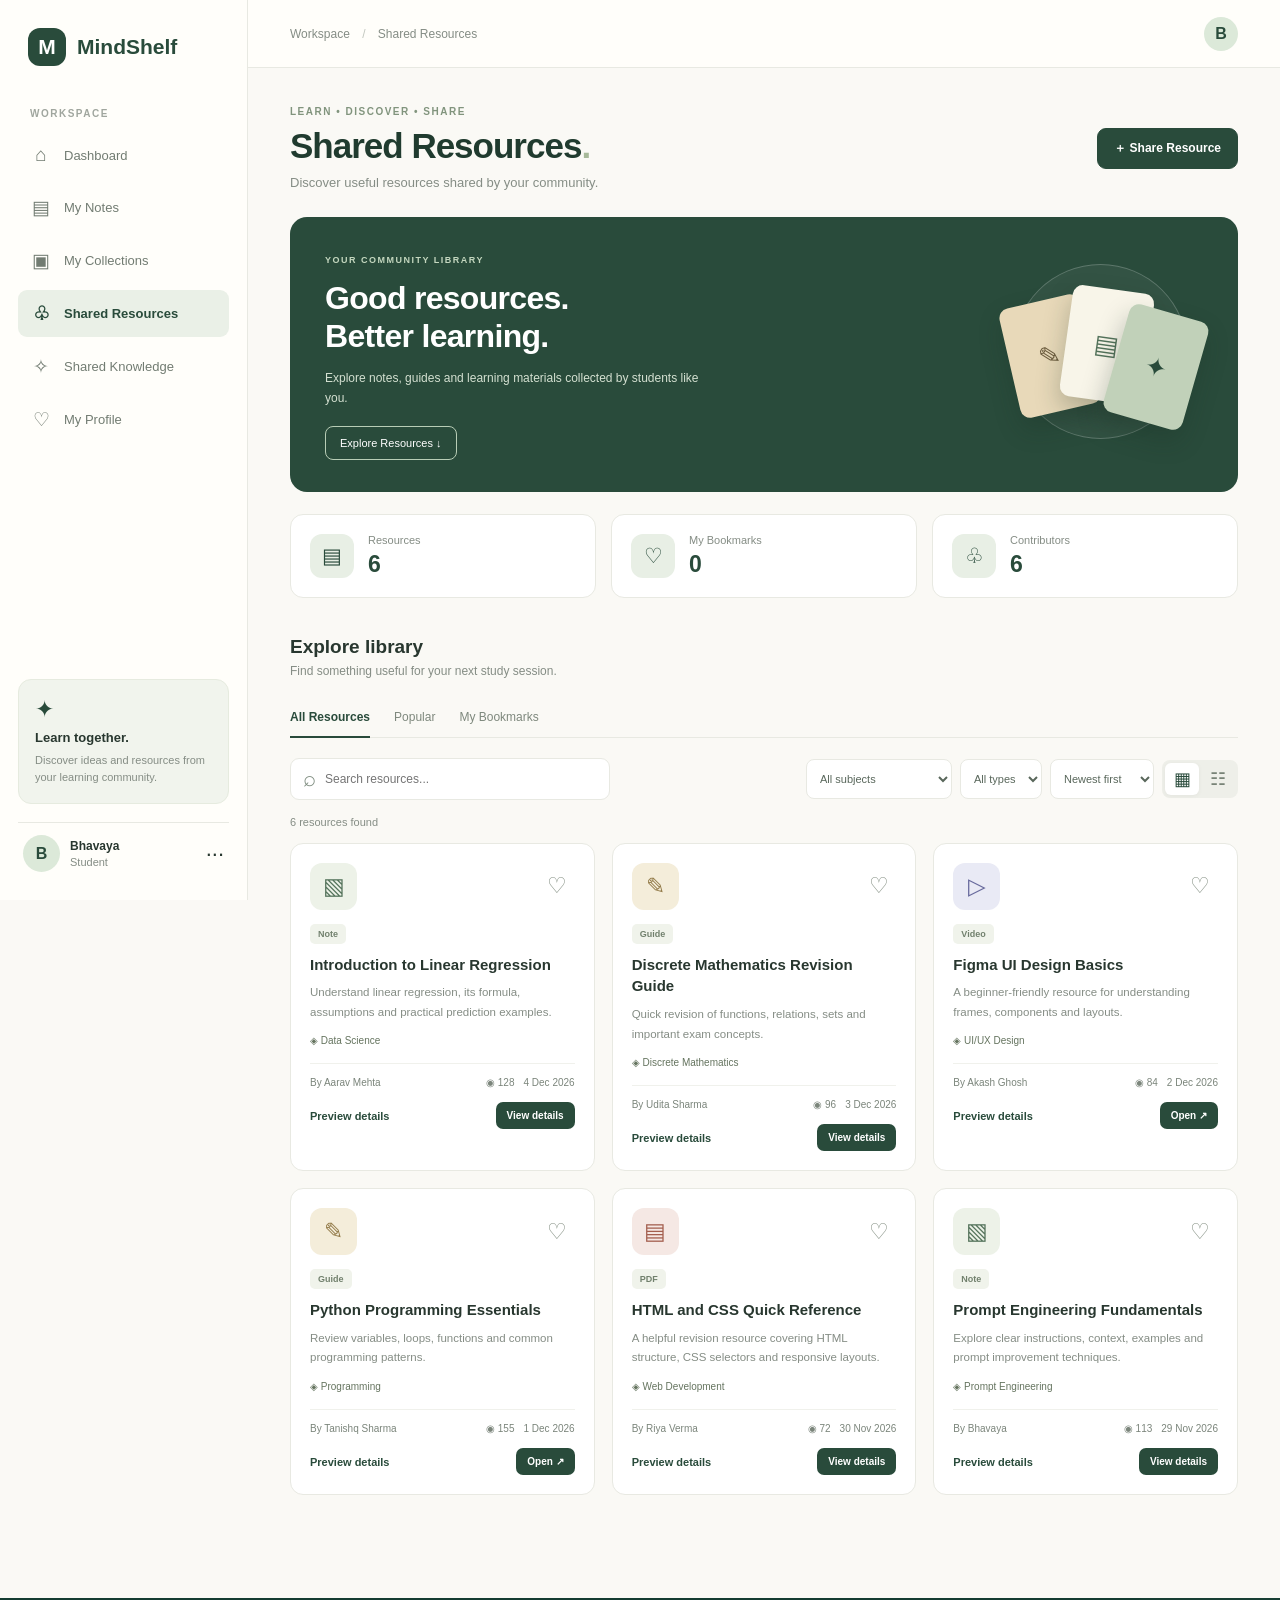
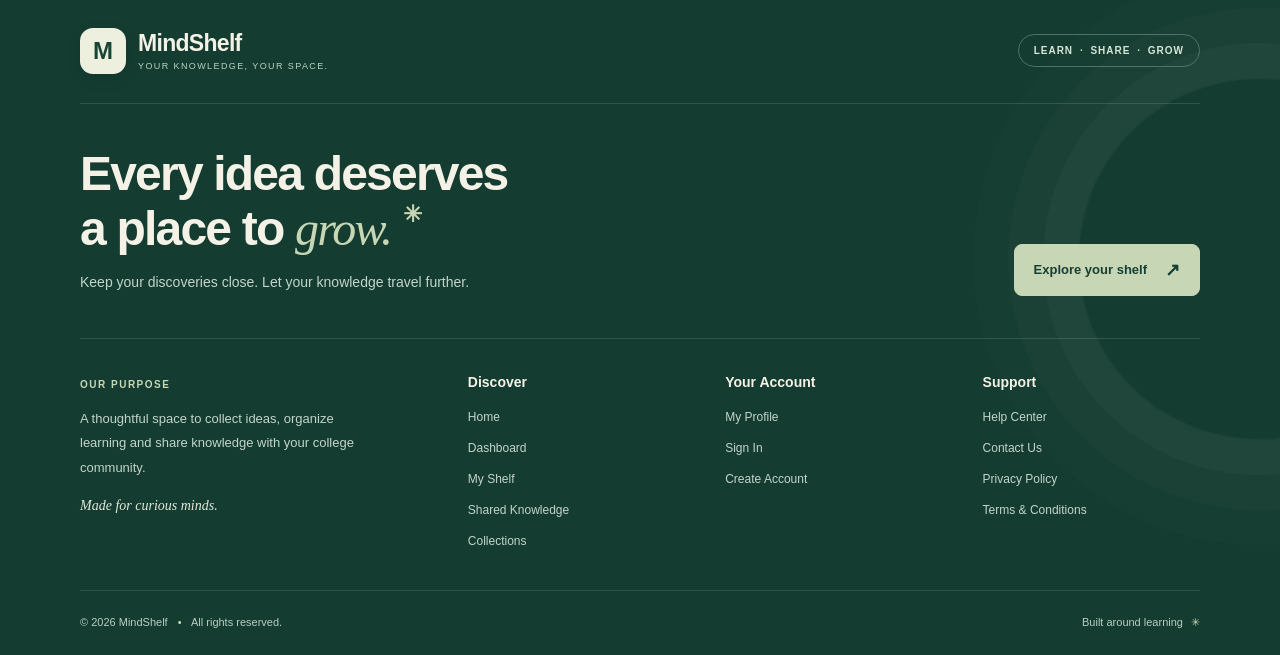
<file: shared-resources.html>
<!DOCTYPE html>
<html lang="en">
<head>
    <meta charset="UTF-8">
    <meta name="viewport" content="width=device-width, initial-scale=1.0">
    <title>Shared Resources | MindShelf</title>
    <link rel="stylesheet" href="./shared-resources.css">
    <link rel="stylesheet" href="footer.css">
</head>
<body>

<div class="app">

    <aside class="sidebar" id="sidebar">
        <a href="student-dashboard.html" class="brand">
            <div class="brand-icon">M</div>
            <span>MindShelf</span>
        </a>

        <p class="menu-title">WORKSPACE</p>

        <nav class="nav-menu">
            <a href="student-dashboard.html" class="nav-link">
                <span>⌂</span> Dashboard
            </a>
            <a href="my-notes.html" class="nav-link">
                <span>▤</span> My Notes
            </a>
            <a href="my-collections.html" class="nav-link">
                <span>▣</span> My Collections
            </a>
            <a href="shared-resources.html" class="nav-link active">
                <span>♧</span> Shared Resources
            </a>
            <a href="shared-knowledge.html" class="nav-link">
                <span>✧</span> Shared Knowledge
            </a>
            <a href="profile.html" class="nav-link">
                <span>♡</span> My Profile
            </a>
        </nav>

        <div class="sidebar-bottom">
            <div class="help-card">
                <div class="help-icon">✦</div>
                <h4>Learn together.</h4>
                <p>Discover ideas and resources from your learning community.</p>
            </div>

            <a href="profile.html" class="profile-link">
                <div class="avatar">B</div>
                <div>
                    <strong>Bhavaya</strong>
                    <small>Student</small>
                </div>
                <span class="profile-dots">···</span>
            </a>
        </div>
    </aside>

    <main class="main-content">

        <header class="topbar">
            <button class="menu-toggle" id="menuToggle"
                    aria-label="Toggle sidebar">☰</button>

            <div class="breadcrumb">
                Workspace <span>/</span> Shared Resources
            </div>

            <div class="top-avatar">B</div>
        </header>

        <section class="page-content">

            <div class="page-heading">
                <div>
                    <p class="eyebrow">LEARN • DISCOVER • SHARE</p>
                    <h1>Shared Resources<span>.</span></h1>
                    <p class="subtitle">
                        Discover useful resources shared by your community.
                    </p>
                </div>

                <button class="primary-btn" id="shareBtn">
                    ＋ Share Resource
                </button>
            </div>

            <section class="hero">
                <div class="hero-text">
                    <span class="hero-label">YOUR COMMUNITY LIBRARY</span>
                    <h2>Good resources.<br>Better learning.</h2>
                    <p>
                        Explore notes, guides and learning materials
                        collected by students like you.
                    </p>
                    <button class="hero-btn" id="exploreBtn">
                        Explore Resources ↓
                    </button>
                </div>

                <div class="hero-art" aria-hidden="true">
                    <div class="hero-circle"></div>
                    <div class="hero-paper paper-one">✎</div>
                    <div class="hero-paper paper-two">▤</div>
                    <div class="hero-paper paper-three">✦</div>
                </div>
            </section>

            <section class="stats">
                <div class="stat-card">
                    <div class="stat-icon">▤</div>
                    <div>
                        <p>Resources</p>
                        <h3 id="resourceCount">0</h3>
                    </div>
                </div>

                <div class="stat-card">
                    <div class="stat-icon">♡</div>
                    <div>
                        <p>My Bookmarks</p>
                        <h3 id="bookmarkCount">0</h3>
                    </div>
                </div>

                <div class="stat-card">
                    <div class="stat-icon">♧</div>
                    <div>
                        <p>Contributors</p>
                        <h3 id="contributorCount">0</h3>
                    </div>
                </div>
            </section>

            <section class="resource-section" id="resourceSection">

                <div class="section-heading">
                    <div>
                        <h2>Explore library</h2>
                        <p>Find something useful for your next study session.</p>
                    </div>
                </div>

                <div class="tabs">
                    <button class="tab active" data-tab="all">All Resources</button>
                    <button class="tab" data-tab="popular">Popular</button>
                    <button class="tab" data-tab="bookmarks">My Bookmarks</button>
                </div>

                <div class="toolbar">
                    <div class="search-box">
                        <span>⌕</span>
                        <input type="search" id="searchInput"
                               placeholder="Search resources..."
                               aria-label="Search resources">
                        <button id="clearSearch" hidden
                                aria-label="Clear search">×</button>
                    </div>

                    <div class="filters">
                        <select id="subjectFilter" aria-label="Filter subject">
                            <option value="all">All subjects</option>
                        </select>

                        <select id="typeFilter" aria-label="Filter resource type">
                            <option value="all">All types</option>
                            <option value="Note">Notes</option>
                            <option value="PDF">PDF</option>
                            <option value="Video">Videos</option>
                            <option value="Link">Links</option>
                            <option value="Guide">Guides</option>
                        </select>

                        <select id="sortSelect" aria-label="Sort resources">
                            <option value="newest">Newest first</option>
                            <option value="popular">Most popular</option>
                            <option value="name">Name A–Z</option>
                        </select>

                        <div class="view-toggle">
                            <button class="view-btn active" data-view="grid"
                                    aria-label="Grid view">▦</button>
                            <button class="view-btn" data-view="list"
                                    aria-label="List view">☷</button>
                        </div>
                    </div>
                </div>

                <div class="results-line">
                    <span id="resultsCount">Resources</span>
                </div>

                <div class="resource-grid" id="resourceGrid"></div>

                <div class="empty-state" id="emptyState" hidden>
                    <div class="empty-icon">▤</div>
                    <h3 id="emptyTitle">Nothing here yet.</h3>
                    <p id="emptyMessage">
                        Try changing your search or filters.
                    </p>
                    <button class="secondary-btn" id="resetFilters">
                        Reset Filters
                    </button>
                </div>

            </section>
        </section>
    </main>
</div>

<!-- Resource Preview -->
<div class="overlay" id="previewModal" hidden>
    <div class="modal" role="dialog" aria-modal="true"
         aria-labelledby="previewTitle">
        <div class="modal-head">
            <div>
                <p class="eyebrow">RESOURCE PREVIEW</p>
                <h2 id="previewTitle">Resource</h2>
            </div>
            <button class="close-btn" id="closePreview"
                    aria-label="Close">×</button>
        </div>

        <div class="preview-meta" id="previewMeta"></div>
        <p class="preview-description" id="previewDescription"></p>

        <div class="preview-info">
            <div>
                <span>Shared by</span>
                <strong id="previewAuthor"></strong>
            </div>
            <div>
                <span>Resource type</span>
                <strong id="previewType"></strong>
            </div>
        </div>

        <div class="preview-actions">
            <button class="secondary-btn" id="previewBookmark">
                ♡ Bookmark
            </button>
            <a href="#" target="_blank" rel="noopener noreferrer"
               class="primary-btn" id="openResource" hidden>
                Open Resource ↗
            </a>
        </div>
    </div>
</div>

<!-- Share Resource -->
<div class="overlay" id="shareModal" hidden>
    <div class="modal" role="dialog" aria-modal="true"
         aria-labelledby="shareTitle">

        <div class="modal-head">
            <div>
                <p class="eyebrow">CONTRIBUTE TO THE COMMUNITY</p>
                <h2 id="shareTitle">Share a Resource</h2>
            </div>
            <button class="close-btn" id="closeShare"
                    aria-label="Close">×</button>
        </div>

        <form id="shareForm">
            <label for="shareName">Resource title</label>
            <input id="shareName" type="text"
                   placeholder="e.g. Python Revision Notes"
                   maxlength="100" required>

            <label for="shareSubject">Subject</label>
            <input id="shareSubject" type="text"
                   placeholder="e.g. Python Programming"
                   maxlength="50" required>

            <label for="shareType">Resource type</label>
            <select id="shareType" required>
                <option value="Note">Note</option>
                <option value="PDF">PDF</option>
                <option value="Video">Video</option>
                <option value="Link">Link</option>
                <option value="Guide">Guide</option>
            </select>

            <label for="shareDescription">Description</label>
            <textarea id="shareDescription"
                      placeholder="What will others learn from this resource?"
                      maxlength="300" rows="3" required></textarea>

            <label for="shareUrl">Resource URL</label>
            <input id="shareUrl" type="url"
                   placeholder="https://example.com" required>

            <div class="form-note">
                Demo mode: your submission will be saved only in this browser.
            </div>

            <div class="form-error" id="shareError" role="alert"></div>

            <div class="modal-actions">
                <button type="button" class="secondary-btn" id="cancelShare">
                    Cancel
                </button>
                <button type="submit" class="primary-btn">
                    Submit Resource
                </button>
            </div>
        </form>
    </div>
</div>

<div class="toast" id="toast" role="status" aria-live="polite"></div>
<div id="footer"></div>

<script src="shared-resources.js"></script>
<script src="footer.js"></script>
</body>
</html>
</file>
<file: account-settings.css>
* {
  margin: 0;
  padding: 0;
  box-sizing: border-box;
}

body {
  font-family: Arial, sans-serif;
  background: #f8f8f3;
  color: #233e35;
}

.app {
  display: flex;
  min-height: 100vh;
}

.sidebar {
  width: 260px;
  background: #fffefa;
  border-right: 1px solid #e8e9df;
  padding: 28px 18px;
  display: flex;
  flex-direction: column;
  flex-shrink: 0;
}

.brand {
  display: flex;
  align-items: center;
  gap: 12px;
  color: #233e35;
  text-decoration: none;
  font-size: 20px;
  font-weight: bold;
}

.brand-icon {
  background: #214c3d;
  color: white;
  width: 46px;
  height: 46px;
  border-radius: 13px;
  display: grid;
  place-items: center;
  font-size: 24px;
}

.brand small {
  display: block;
  font-size: 9px;
  letter-spacing: 1.5px;
  margin-top: 5px;
  color: #829087;
}

.side-label {
  margin: 40px 12px 18px;
  font-size: 10px;
  letter-spacing: 2px;
  color: #929b91;
  font-weight: bold;
}

.sidebar nav {
  display: grid;
  gap: 7px;
}

.sidebar nav a {
  text-decoration: none;
  padding: 14px 12px;
  border-radius: 10px;
  color: #65746b;
  font-size: 14px;
}

.sidebar nav a:hover {
  background: #eaf0e7;
  color: #214c3d;
}

.sidebar-bottom {
  margin-top: auto;
  padding-top: 35px;
}

.mini-card {
  background: #f3f5ed;
  padding: 18px;
  border-radius: 14px;
  font-size: 13px;
}

.mini-card p {
  margin-top: 8px;
  color: #829087;
  line-height: 1.6;
}

.student {
  display: block;
  margin-top: 25px;
  padding: 12px;
  border-top: 1px solid #e8e9df;
  color: #53685c;
  text-decoration: none;
  font-size: 13px;
}

.main {
  flex: 1;
  min-width: 0;
}

.topbar {
  height: 76px;
  background: #fffefa;
  border-bottom: 1px solid #e8e9df;
  padding: 0 5%;
  display: flex;
  align-items: center;
  justify-content: space-between;
}

.back {
  color: #53685c;
  text-decoration: none;
  font-size: 14px;
}

.notification {
  width: 42px;
  height: 42px;
  border: 1px solid #e5e8df;
  border-radius: 12px;
  display: grid;
  place-items: center;
  color: #214c3d;
  text-decoration: none;
  font-size: 22px;
}

.content {
  max-width: 1300px;
  margin: auto;
  padding: 40px 5%;
}

.eyebrow {
  font-size: 10px;
  font-weight: bold;
  letter-spacing: 2px;
  color: #82977e;
  margin-bottom: 12px;
}

.heading h1 {
  font-size: 29px;
}

.subtitle {
  margin-top: 10px;
  color: #89948b;
  font-size: 14px;
  line-height: 1.7;
}

.settings-layout {
  display: grid;
  grid-template-columns: 210px minmax(0, 1fr);
  gap: 25px;
  margin-top: 30px;
  align-items: start;
}

.settings-menu {
  background: white;
  border: 1px solid #e7e9e0;
  padding: 10px;
  border-radius: 13px;
  position: sticky;
  top: 20px;
}

.menu-link {
  display: block;
  text-decoration: none;
  color: #65746b;
  padding: 13px;
  font-size: 13px;
  border-radius: 8px;
  margin-bottom: 4px;
}

.menu-link:hover,
.menu-link.active {
  background: #eaf0e7;
  color: #214c3d;
  font-weight: bold;
}

.settings-content {
  min-width: 0;
}

.settings-card {
  background: white;
  border: 1px solid #e7e9e0;
  border-radius: 14px;
  padding: 25px;
  margin-bottom: 22px;
  scroll-margin-top: 20px;
}

.card-heading {
  padding-bottom: 15px;
  border-bottom: 1px solid #e9ece5;
}

.card-heading h2 {
  font-size: 17px;
}

.card-heading p {
  color: #89948b;
  font-size: 12px;
  margin-top: 8px;
  line-height: 1.6;
}

.setting-row {
  display: flex;
  align-items: center;
  justify-content: space-between;
  gap: 18px;
  padding: 20px 0;
  border-bottom: 1px solid #edf0e9;
}

.setting-row:last-child {
  border-bottom: none;
}

.setting-row > div {
  min-width: 0;
}

.setting-row h3 {
  font-size: 14px;
  font-weight: 600;
}

.setting-row p {
  color: #89948b;
  font-size: 12px;
  line-height: 1.7;
  margin-top: 6px;
}

.setting-row select {
  padding: 10px 12px;
  border: 1px solid #dfe5d9;
  border-radius: 8px;
  color: #53685c;
  background: #fffefa;
  font-size: 12px;
  max-width: 130px;
}

.switch {
  position: relative;
  display: inline-block;
  width: 44px;
  height: 24px;
  flex-shrink: 0;
}

.switch input {
  width: 1px;
  height: 1px;
  opacity: 0;
  position: absolute;
}

.switch-slider {
  position: absolute;
  inset: 0;
  background: #d8ded5;
  border-radius: 20px;
  cursor: pointer;
  transition: 0.2s;
}

.switch-slider::before {
  content: "";
  position: absolute;
  height: 18px;
  width: 18px;
  left: 3px;
  top: 3px;
  background: white;
  border-radius: 50%;
  transition: 0.2s;
  box-shadow: 0 1px 3px #0002;
}

.switch input:checked + .switch-slider {
  background: #477557;
}

.switch input:checked + .switch-slider::before {
  transform: translateX(20px);
}

.switch input:focus-visible + .switch-slider {
  outline: 3px solid #b9ceb5;
  outline-offset: 3px;
}

.privacy-note {
  margin-top: 15px;
  padding: 15px;
  background: #f3f5ed;
  border-radius: 9px;
}

.privacy-note strong {
  font-size: 12px;
}

.privacy-note p {
  font-size: 12px;
  color: #78877c;
  line-height: 1.7;
  margin-top: 7px;
}

.small-button {
  text-decoration: none;
  padding: 10px 14px;
  border: 1px solid #dfe5d9;
  border-radius: 8px;
  color: #315c46;
  font-size: 12px;
  white-space: nowrap;
}

.small-button:hover {
  background: #eaf0e7;
}

.reset-button {
  background: white;
  color: #a14c42;
  border: 1px solid #e8cbc5;
  border-radius: 8px;
  padding: 10px 16px;
  cursor: pointer;
  font-size: 12px;
}

.reset-button:hover {
  background: #fff2ef;
}

.save-area {
  display: flex;
  justify-content: flex-end;
  align-items: center;
  gap: 15px;
  flex-wrap: wrap;
  margin-top: 10px;
}

.save-button {
  background: #214c3d;
  color: white;
  border: none;
  border-radius: 9px;
  padding: 14px 22px;
  font-size: 13px;
  font-weight: bold;
  cursor: pointer;
}

.save-button:hover {
  background: #183c30;
}

#saveMessage {
  font-size: 12px;
  color: #4e7956;
  line-height: 1.6;
}

footer {
  border-top: 1px solid #e7e9e0;
  margin-top: 35px;
  padding: 24px 0;
  display: flex;
  justify-content: space-between;
  gap: 15px;
  color: #98a198;
  font-size: 11px;
}

body.compact .settings-card {
  padding: 18px;
}

body.compact .setting-row {
  padding: 13px 0;
}

body.dark {
  background: #182720;
  color: #e8eee6;
}

body.dark .sidebar,
body.dark .topbar,
body.dark .settings-card,
body.dark .settings-menu {
  background: #22362c;
  border-color: #35483c;
}

body.dark .brand,
body.dark .sidebar nav a,
body.dark .student,
body.dark .back,
body.dark .menu-link,
body.dark .setting-row h3,
body.dark .card-heading h2,
body.dark .notification {
  color: #e1eadf;
}

body.dark .sidebar nav a:hover,
body.dark .menu-link.active,
body.dark .menu-link:hover {
  background: #344c3c;
}

body.dark .mini-card,
body.dark .privacy-note {
  background: #2b4033;
}

body.dark .setting-row,
body.dark .card-heading,
body.dark footer {
  border-color: #35483c;
}

body.dark .setting-row select {
  background: #182720;
  color: #e1eadf;
  border-color: #43574a;
}

body.dark .small-button {
  color: #d4e5d0;
  border-color: #43574a;
}

body.dark .notification {
  border-color: #43574a;
}

body.dark .reset-button {
  background: #332b28;
  border-color: #694c44;
}

body.dark .switch-slider {
  background: #526357;
}

body.dark .switch input:checked + .switch-slider {
  background: #648d6c;
}

@media (max-width: 1000px) {
  .settings-layout {
    grid-template-columns: 1fr;
  }

  .settings-menu {
    display: flex;
    gap: 5px;
    overflow-x: auto;
    position: static;
  }

  .menu-link {
    white-space: nowrap;
    margin: 0;
  }
}

@media (max-width: 760px) {
  .sidebar {
    display: none;
  }

  .content {
    padding: 28px 18px;
  }

  .settings-card {
    padding: 20px;
  }

  .heading h1 {
    font-size: 25px;
  }

  footer {
    flex-direction: column;
  }
}

@media (max-width: 480px) {
  .setting-row {
    align-items: flex-start;
  }

  .setting-row select {
    max-width: 110px;
  }

  .save-area {
    align-items: stretch;
    flex-direction: column;
  }

  .save-button {
    width: 100%;
  }

  .settings-menu {
    padding: 7px;
  }

  .menu-link {
    padding: 10px;
    font-size: 12px;
  }
}
</file>
<file: footer.css>
.ms-footer {
  --footer-bg: #143c31;
  --footer-text: #c3d5ca;
  --footer-white: #f4f2e6;
  --footer-accent: #c7d7b5;

  position: relative;
  isolation: isolate;
  overflow: hidden;
  margin-top: 48px;
  background: var(--footer-bg);
  color: var(--footer-white);
  font-family: Arial, sans-serif;
}

.ms-footer,
.ms-footer * {
  box-sizing: border-box;
}

.ms-footer-container {
  width: min(1120px, calc(100% - 48px));
  margin: auto;
  position: relative;
  z-index: 1;
}

/* Decorative background */
.ms-footer::before {
  content: "";
  position: absolute;
  width: 360px;
  height: 360px;
  top: 80px;
  right: -160px;
  border: 1px solid #ffffff0b;
  border-radius: 50%;
  box-shadow:
    0 0 0 35px #ffffff06,
    0 0 0 70px #ffffff04,
    0 0 0 105px #ffffff03;
  pointer-events: none;
}

/* Brand row */
.ms-footer-top {
  min-height: 105px;
  display: flex;
  justify-content: space-between;
  align-items: center;
  gap: 20px;
}

.ms-footer-logo {
  display: inline-flex;
  align-items: center;
  gap: 12px;
  color: var(--footer-white);
  text-decoration: none;
}

.ms-logo-icon {
  width: 46px;
  height: 46px;
  display: grid;
  place-items: center;
  border-radius: 13px;
  background: #edf0df;
  color: #194535;
  font-size: 24px;
  font-weight: bold;
  box-shadow: 0 5px 18px #00000012;
}

.ms-footer-logo strong {
  display: block;
  font-size: 23px;
  letter-spacing: -0.7px;
}

.ms-footer-logo small {
  display: block;
  margin-top: 4px;
  font-size: 9px;
  letter-spacing: 1.4px;
  color: #b9d2c1;
}

.ms-footer-badge {
  padding: 10px 15px;
  border: 1px solid #527264;
  border-radius: 30px;
  color: #d6e5d6;
  font-size: 10px;
  font-weight: bold;
  letter-spacing: 1px;
  white-space: nowrap;
}

.ms-footer-badge i {
  color: var(--footer-accent);
  font-style: normal;
  padding: 0 3px;
}

.ms-footer-divider {
  height: 1px;
  background: #ffffff20;
}

/* Large tagline */
.ms-footer-hero {
  padding: 42px 0;
  display: flex;
  align-items: flex-end;
  justify-content: space-between;
  gap: 30px;
}

.ms-footer-hero h2 {
  margin: 0;
  font-size: clamp(30px, 4vw, 48px);
  line-height: 1.15;
  letter-spacing: -1.8px;
  font-weight: 600;
}

.ms-footer-hero h2 em {
  color: var(--footer-accent);
  font-family: Georgia, serif;
  font-weight: normal;
}

.ms-footer-hero h2 span {
  display: inline-block;
  color: var(--footer-accent);
  font-size: 23px;
  vertical-align: top;
}

.ms-footer-hero p {
  margin: 14px 0 0;
  max-width: 460px;
  color: var(--footer-text);
  font-size: 14px;
  line-height: 1.8;
}

.ms-footer-cta {
  display: inline-flex;
  align-items: center;
  gap: 18px;
  flex-shrink: 0;
  padding: 14px 19px;
  background: var(--footer-accent);
  color: #183f33;
  border: 1px solid var(--footer-accent);
  border-radius: 8px;
  text-decoration: none;
  font-size: 13px;
  font-weight: bold;
  transition: 0.25s ease;
}

.ms-footer-cta span {
  font-size: 18px;
}

.ms-footer-cta:hover {
  background: #edf1e4;
  transform: translateY(-3px);
}

/* Link section */
.ms-footer-links-grid {
  display: grid;
  grid-template-columns: 1.6fr 1fr 1fr 1fr;
  gap: 40px;
  padding: 35px 0 40px;
  border-top: 1px solid #ffffff20;
}

.ms-footer-label {
  color: var(--footer-accent);
  font-size: 10px;
  font-weight: bold;
  letter-spacing: 1.5px;
}

.ms-footer-about p {
  max-width: 280px;
  margin: 15px 0;
  color: var(--footer-text);
  font-size: 13px;
  line-height: 1.9;
}

.ms-footer-mantra {
  color: #e2e9db;
  font-family: Georgia, serif;
  font-size: 14px;
  font-style: italic;
}

.ms-footer-links {
  display: flex;
  flex-direction: column;
  align-items: flex-start;
  gap: 13px;
}

.ms-footer-links h3 {
  margin: 0 0 5px;
  color: var(--footer-white);
  font-size: 14px;
}

.ms-footer-links a {
  position: relative;
  color: var(--footer-text);
  text-decoration: none;
  font-size: 12px;
  line-height: 1.5;
  transition: color 0.2s, transform 0.2s;
}

.ms-footer-links a:hover {
  color: white;
  transform: translateX(4px);
}

.ms-footer a:focus-visible {
  outline: 2px solid var(--footer-accent);
  outline-offset: 5px;
  border-radius: 3px;
}

/* Copyright */
.ms-footer-bottom {
  min-height: 65px;
  border-top: 1px solid #ffffff20;
  display: flex;
  justify-content: space-between;
  align-items: center;
  gap: 15px;
  padding: 17px 0;
}

.ms-footer-bottom p {
  margin: 0;
  color: #b9cec0;
  font-size: 11px;
  line-height: 1.7;
}

.ms-footer-dot {
  margin: 0 7px;
  color: var(--footer-accent);
}

.ms-footer-bottom-right span {
  color: var(--footer-accent);
  margin-left: 5px;
}

/* Tablet */
@media (max-width: 850px) {
  .ms-footer-links-grid {
    grid-template-columns: 1.4fr 1fr 1fr;
    gap: 30px;
  }

  .ms-footer-about {
    grid-column: span 3;
  }

  .ms-footer-about p {
    max-width: 500px;
  }

  .ms-footer-hero {
    align-items: flex-start;
    flex-direction: column;
  }
}

/* Mobile */
@media (max-width: 540px) {
  .ms-footer-container {
    width: calc(100% - 36px);
  }

  .ms-footer-top {
    min-height: 90px;
  }

  .ms-footer-logo strong {
    font-size: 20px;
  }

  .ms-footer-badge {
    display: none;
  }

  .ms-footer-hero {
    padding: 32px 0;
    gap: 20px;
  }

  .ms-footer-hero h2 {
    font-size: 34px;
    letter-spacing: -1px;
  }

  .ms-footer-hero p {
    font-size: 13px;
  }

  .ms-footer-links-grid {
    grid-template-columns: 1fr 1fr;
    gap: 30px 20px;
    padding: 30px 0;
  }

  .ms-footer-about {
    grid-column: span 2;
  }

  .ms-footer-about p {
    max-width: 100%;
  }

  .ms-footer-bottom {
    align-items: flex-start;
    flex-direction: column;
    gap: 7px;
  }
}

@media (prefers-reduced-motion: reduce) {
  .ms-footer *,
  .ms-footer *::before,
  .ms-footer *::after {
    transition: none !important;
  }
}
</file>
<file: archive.css>
* {
  margin: 0;
  padding: 0;
  box-sizing: border-box;
}

body {
  font-family: Arial, sans-serif;
  background: #f8f8f3;
  color: #233e35;
}

.page {
  max-width: 1100px;
  margin: auto;
  padding: 0 30px;
}

.topbar {
  height: 75px;
  display: flex;
  justify-content: space-between;
  align-items: center;
  border-bottom: 1px solid #e7e9e0;
}

.brand {
  text-decoration: none;
  font-size: 23px;
  font-weight: bold;
  color: #214c3d;
}

.profile {
  width: 40px;
  height: 40px;
  border-radius: 50%;
  display: grid;
  place-items: center;
  text-decoration: none;
  color: white;
  background: #214c3d;
}

main {
  padding: 35px 0;
}

.back {
  color: #6d8171;
  text-decoration: none;
  font-size: 12px;
}

.back:hover {
  color: #214c3d;
}

.heading {
  margin: 35px 0;
}

.tag {
  font-size: 10px;
  letter-spacing: 2px;
  color: #7c9278;
  font-weight: bold;
}

.heading h1 {
  font-size: 38px;
  margin-top: 12px;
  letter-spacing: -1px;
}

.heading h1 em {
  font-family: Georgia, serif;
  font-weight: normal;
  color: #648464;
}

.heading p {
  color: #829087;
  font-size: 13px;
  margin-top: 12px;
  line-height: 1.7;
}

.archive-box {
  background: #fffefa;
  border: 1px solid #e7e9e0;
  border-radius: 16px;
  padding: 25px;
}

.box-heading {
  display: flex;
  justify-content: space-between;
  gap: 15px;
  align-items: center;
  margin-bottom: 20px;
}

.box-heading h2 {
  font-size: 19px;
}

.box-heading p {
  color: #829087;
  font-size: 12px;
  margin-top: 7px;
}

#count {
  background: #eaf0e7;
  color: #45664c;
  border-radius: 20px;
  padding: 8px 12px;
  font-size: 11px;
  white-space: nowrap;
}

.archive-item {
  display: flex;
  align-items: center;
  justify-content: space-between;
  gap: 15px;
  padding: 18px 0;
  border-top: 1px solid #edf0e8;
}

.note-info {
  min-width: 0;
}

.note-info h3 {
  font-size: 14px;
  margin-bottom: 7px;
}

.note-info p {
  font-size: 11px;
  color: #829087;
  line-height: 1.6;
}

.restore {
  flex-shrink: 0;
  padding: 9px 13px;
  border: 1px solid #dce5d8;
  background: #f3f6ef;
  color: #45664c;
  border-radius: 8px;
  font-size: 11px;
  cursor: pointer;
}

.restore:hover {
  background: #214c3d;
  color: white;
}

.empty {
  text-align: center;
  padding: 25px 0;
  color: #829087;
  font-size: 13px;
}

footer {
  border-top: 1px solid #e7e9e0;
  padding: 20px 0;
  font-size: 11px;
  color: #98a198;
}

@media (max-width: 550px) {
  .page {
    padding: 0 17px;
  }

  .heading h1 {
    font-size: 31px;
  }

  .archive-box {
    padding: 18px;
  }

  .archive-item {
    align-items: flex-start;
  }

  .restore {
    padding: 8px 10px;
  }
}
</file>
<file: favorites.css>
* {
  margin: 0;
  padding: 0;
  box-sizing: border-box;
}

body {
  font-family: Arial, sans-serif;
  background: #f8f8f3;
  color: #233e35;
}

.app {
  display: flex;
  min-height: 100vh;
}

.sidebar {
  width: 260px;
  background: #fffefa;
  border-right: 1px solid #e8e9df;
  padding: 28px 18px;
  display: flex;
  flex-direction: column;
  flex-shrink: 0;
}

.brand {
  display: flex;
  align-items: center;
  gap: 12px;
  color: #233e35;
  text-decoration: none;
  font-size: 20px;
  font-weight: bold;
}

.brand-icon {
  background: #214c3d;
  color: white;
  width: 46px;
  height: 46px;
  border-radius: 13px;
  display: grid;
  place-items: center;
  font-size: 24px;
}

.brand small {
  display: block;
  font-size: 9px;
  letter-spacing: 1.5px;
  margin-top: 5px;
  color: #829087;
}

.side-label {
  margin: 40px 12px 18px;
  font-size: 10px;
  letter-spacing: 2px;
  color: #929b91;
  font-weight: bold;
}

.sidebar nav {
  display: grid;
  gap: 7px;
}

.sidebar nav a {
  text-decoration: none;
  padding: 14px 12px;
  border-radius: 10px;
  color: #65746b;
  font-size: 14px;
}

.sidebar nav a:hover,
.sidebar nav a.active {
  background: #eaf0e7;
  color: #214c3d;
  font-weight: bold;
}

.sidebar-bottom {
  margin-top: auto;
  padding-top: 35px;
}

.mini-card {
  background: #f3f5ed;
  padding: 18px;
  border-radius: 14px;
  font-size: 13px;
}

.mini-card p {
  margin-top: 8px;
  color: #829087;
  line-height: 1.6;
}

.student {
  display: block;
  margin-top: 25px;
  padding: 12px;
  border-top: 1px solid #e8e9df;
  color: #53685c;
  text-decoration: none;
  font-size: 13px;
}

.main {
  flex: 1;
  min-width: 0;
}

.topbar {
  height: 76px;
  background: #fffefa;
  border-bottom: 1px solid #e8e9df;
  padding: 0 5%;
  display: flex;
  align-items: center;
  justify-content: space-between;
}

.back {
  color: #53685c;
  text-decoration: none;
  font-size: 14px;
}

.notification {
  width: 42px;
  height: 42px;
  border: 1px solid #e5e8df;
  border-radius: 12px;
  display: grid;
  place-items: center;
  color: #214c3d;
  text-decoration: none;
  font-size: 22px;
}

.content {
  max-width: 1500px;
  margin: auto;
  padding: 40px 5%;
}

.eyebrow {
  font-size: 10px;
  font-weight: bold;
  letter-spacing: 2px;
  color: #82977e;
  margin-bottom: 12px;
}

.page-heading h1 {
  font-size: 29px;
  display: flex;
  align-items: center;
  gap: 12px;
}

#favoriteCount {
  background: #eaf0e7;
  color: #53725b;
  padding: 5px 10px;
  border-radius: 8px;
  font-size: 12px;
}

.subtitle {
  margin-top: 10px;
  color: #89948b;
  font-size: 14px;
}

.toolbar {
  display: flex;
  gap: 12px;
  margin-top: 30px;
  align-items: center;
}

.toolbar input,
.toolbar select {
  background: white;
  border: 1px solid #e1e5da;
  border-radius: 9px;
  padding: 12px;
  font-size: 13px;
  color: #52675a;
}

.toolbar input {
  flex: 1;
  min-width: 100px;
}

.toolbar select {
  max-width: 190px;
}

.view-buttons {
  display: flex;
  gap: 6px;
}

.view-buttons button {
  border: 1px solid #e1e5da;
  background: white;
  color: #52675a;
  border-radius: 9px;
  width: 42px;
  height: 42px;
  cursor: pointer;
}

.view-buttons button.selected {
  background: #eaf0e7;
  border-color: #cbd8c7;
  color: #214c3d;
}

.tabs {
  display: flex;
  gap: 26px;
  border-bottom: 1px solid #e7e9e0;
  margin-top: 28px;
  margin-bottom: 24px;
  overflow-x: auto;
}

.tab {
  padding: 13px 0;
  border: none;
  background: transparent;
  color: #7c897e;
  cursor: pointer;
  white-space: nowrap;
  font-size: 13px;
}

.tab.active {
  color: #214c3d;
  font-weight: bold;
  border-bottom: 2px solid #214c3d;
}

.favorite-grid {
  display: grid;
  grid-template-columns: repeat(3, minmax(0, 1fr));
  gap: 18px;
}

.favorite-grid.list-view {
  grid-template-columns: 1fr;
}

.favorite-card {
  background: white;
  border: 1px solid #e7e9e0;
  border-radius: 15px;
  padding: 20px;
  position: relative;
  transition: 0.2s;
}

.favorite-card:hover {
  transform: translateY(-3px);
  box-shadow: 0 8px 25px #233e350c;
}

.card-top {
  display: flex;
  justify-content: space-between;
  align-items: center;
  gap: 8px;
}

.subject {
  background: #edf3e9;
  color: #628064;
  padding: 6px 9px;
  border-radius: 6px;
  font-size: 10px;
}

.card-actions {
  display: flex;
  gap: 6px;
}

.card-actions button {
  border: none;
  background: transparent;
  color: #738176;
  cursor: pointer;
  padding: 4px;
  font-size: 18px;
}

.card-actions .star {
  color: #bd9143;
}

.favorite-card h2 {
  font-size: 17px;
  margin-top: 20px;
  line-height: 1.5;
}

.card-description {
  color: #829087;
  font-size: 13px;
  line-height: 1.7;
  margin-top: 10px;
  min-height: 44px;
}

.card-bottom {
  display: flex;
  align-items: center;
  justify-content: space-between;
  gap: 10px;
  margin-top: 24px;
}

.card-meta {
  font-size: 11px;
  color: #98a198;
}

.open-link {
  color: #537b61;
  text-decoration: none;
  font-size: 13px;
  font-weight: bold;
}

.favorite-grid.list-view .favorite-card {
  display: grid;
  grid-template-columns: 1fr auto;
  align-items: center;
}

.favorite-grid.list-view .card-top {
  grid-column: 1 / -1;
}

.favorite-grid.list-view .favorite-card h2 {
  margin-top: 12px;
}

.favorite-grid.list-view .card-description {
  min-height: auto;
}

.favorite-grid.list-view .card-bottom {
  grid-column: 1 / -1;
}

.empty-state {
  text-align: center;
  padding: 65px 20px;
  background: white;
  border: 1px dashed #dce3d7;
  border-radius: 16px;
}

.empty-icon {
  font-size: 38px;
  color: #a1b49c;
}

.empty-state h2 {
  margin-top: 15px;
  font-size: 21px;
}

.empty-state p {
  margin: 12px auto 22px;
  max-width: 420px;
  color: #829087;
  font-size: 14px;
  line-height: 1.7;
}

.primary-button {
  display: inline-block;
  padding: 12px 18px;
  border-radius: 9px;
  background: #214c3d;
  color: white;
  text-decoration: none;
  font-size: 13px;
}

footer {
  border-top: 1px solid #e7e9e0;
  margin-top: 30px;
  padding: 24px 0;
  display: flex;
  justify-content: space-between;
  color: #98a198;
  font-size: 11px;
}

[hidden] {
  display: none !important;
}

@media (max-width: 1100px) {
  .favorite-grid {
    grid-template-columns: repeat(2, minmax(0, 1fr));
  }
}

@media (max-width: 760px) {
  .sidebar {
    display: none;
  }

  .content {
    padding: 28px 18px;
  }

  .toolbar {
    flex-wrap: wrap;
  }

  .toolbar input {
    flex-basis: 100%;
  }

  .toolbar select {
    flex: 1;
  }

  .favorite-grid {
    grid-template-columns: 1fr;
  }

  .page-heading h1 {
    font-size: 24px;
  }

  footer {
    gap: 12px;
    flex-wrap: wrap;
  }
}
</file>
<file: help.css>
* {
  margin: 0;
  padding: 0;
  box-sizing: border-box;
}

body {
  font-family: Arial, sans-serif;
  background: #f8f8f3;
  color: #233e35;
}

.app {
  display: flex;
  min-height: 100vh;
}

.sidebar {
  width: 260px;
  background: #fffefa;
  border-right: 1px solid #e8e9df;
  padding: 28px 18px;
  display: flex;
  flex-direction: column;
  flex-shrink: 0;
}

.brand {
  display: flex;
  align-items: center;
  gap: 12px;
  color: #233e35;
  text-decoration: none;
  font-size: 20px;
  font-weight: bold;
}

.brand-icon {
  background: #214c3d;
  color: white;
  width: 46px;
  height: 46px;
  border-radius: 13px;
  display: grid;
  place-items: center;
  font-size: 24px;
}

.brand small {
  display: block;
  font-size: 9px;
  letter-spacing: 1.5px;
  margin-top: 5px;
  color: #829087;
}

.side-label {
  margin: 40px 12px 18px;
  font-size: 10px;
  letter-spacing: 2px;
  color: #929b91;
  font-weight: bold;
}

.sidebar nav {
  display: grid;
  gap: 7px;
}

.sidebar nav a {
  text-decoration: none;
  padding: 14px 12px;
  border-radius: 10px;
  color: #65746b;
  font-size: 14px;
}

.sidebar nav a:hover {
  background: #eaf0e7;
  color: #214c3d;
}

.sidebar-bottom {
  margin-top: auto;
  padding-top: 35px;
}

.mini-card {
  background: #f3f5ed;
  padding: 18px;
  border-radius: 14px;
  font-size: 13px;
}

.mini-card p {
  margin-top: 8px;
  color: #829087;
  line-height: 1.6;
}

.student {
  display: block;
  margin-top: 25px;
  padding: 12px;
  border-top: 1px solid #e8e9df;
  color: #53685c;
  text-decoration: none;
  font-size: 13px;
}

.main {
  flex: 1;
  min-width: 0;
}

.topbar {
  height: 76px;
  background: #fffefa;
  border-bottom: 1px solid #e8e9df;
  padding: 0 5%;
  display: flex;
  align-items: center;
  justify-content: space-between;
}

.back {
  color: #53685c;
  text-decoration: none;
  font-size: 14px;
}

.notification {
  width: 42px;
  height: 42px;
  border: 1px solid #e5e8df;
  border-radius: 12px;
  display: grid;
  place-items: center;
  color: #214c3d;
  text-decoration: none;
  font-size: 22px;
}

.content {
  max-width: 1300px;
  margin: auto;
  padding: 40px 5%;
}

.eyebrow {
  font-size: 10px;
  font-weight: bold;
  letter-spacing: 2px;
  color: #82977e;
  margin-bottom: 12px;
}

.heading h1 {
  font-size: 30px;
}

.subtitle {
  margin-top: 10px;
  color: #89948b;
  font-size: 14px;
  line-height: 1.7;
}

.help-search {
  margin-top: 28px;
  background: white;
  border: 1px solid #e1e5da;
  border-radius: 12px;
  padding: 0 16px;
  display: flex;
  align-items: center;
  gap: 12px;
  height: 54px;
}

.help-search span {
  font-size: 24px;
  color: #829087;
}

.help-search input {
  width: 100%;
  border: none;
  outline: none;
  font-size: 14px;
  color: #233e35;
  background: transparent;
}

.help-cards {
  display: grid;
  grid-template-columns: repeat(3, minmax(0, 1fr));
  gap: 18px;
  margin-top: 25px;
}

.help-card {
  background: white;
  border: 1px solid #e7e9e0;
  border-radius: 14px;
  padding: 23px;
  text-decoration: none;
  color: #233e35;
  transition: 0.2s;
}

.help-card:hover {
  transform: translateY(-3px);
  box-shadow: 0 8px 25px #233e350c;
}

.help-icon {
  width: 43px;
  height: 43px;
  display: grid;
  place-items: center;
  background: #eaf0e7;
  color: #315c46;
  border-radius: 12px;
  font-size: 22px;
  margin-bottom: 17px;
}

.help-card h3 {
  font-size: 16px;
}

.help-card p {
  font-size: 12px;
  line-height: 1.7;
  color: #829087;
  margin-top: 9px;
  min-height: 40px;
}

.help-card > span {
  display: inline-block;
  margin-top: 15px;
  font-size: 12px;
  color: #50785a;
  font-weight: bold;
}

.faq-section {
  margin-top: 45px;
  scroll-margin-top: 25px;
}

.section-heading h2,
.contact-heading h2 {
  font-size: 23px;
}

.faq-list {
  margin-top: 20px;
  background: white;
  border: 1px solid #e7e9e0;
  border-radius: 14px;
  padding: 0 22px;
}

.faq-item {
  border-bottom: 1px solid #e9ece5;
}

.faq-item:last-child {
  border-bottom: none;
}

.faq-question {
  width: 100%;
  padding: 21px 0;
  background: transparent;
  border: none;
  display: flex;
  justify-content: space-between;
  align-items: center;
  gap: 15px;
  text-align: left;
  color: #233e35;
  font-size: 14px;
  font-weight: bold;
  cursor: pointer;
}

.faq-question:hover {
  color: #54785c;
}

.faq-arrow {
  font-size: 21px;
  color: #64836a;
  flex-shrink: 0;
}

.faq-answer {
  padding: 0 25px 20px 0;
  color: #78877c;
  font-size: 13px;
  line-height: 1.8;
}

.faq-answer a {
  display: inline-block;
  margin-top: 10px;
  color: #4d7856;
  text-decoration: none;
  font-weight: bold;
}

.no-results {
  text-align: center;
  background: white;
  border: 1px solid #e7e9e0;
  border-radius: 12px;
  padding: 30px;
  margin-top: 15px;
}

.no-results p {
  margin-top: 8px;
  color: #829087;
  font-size: 13px;
}

.contact-section {
  margin-top: 45px;
  background: white;
  border: 1px solid #e7e9e0;
  border-radius: 16px;
  padding: 30px;
  scroll-margin-top: 25px;
}

.contact-heading p:last-child {
  margin-top: 10px;
  color: #829087;
  font-size: 13px;
  line-height: 1.7;
}

#supportForm {
  margin-top: 25px;
}

.form-grid {
  display: grid;
  grid-template-columns: repeat(2, minmax(0, 1fr));
  gap: 18px;
}

.form-group {
  margin-bottom: 18px;
}

.form-group label {
  display: block;
  font-size: 12px;
  font-weight: bold;
  margin-bottom: 9px;
  color: #53685c;
}

.form-group input,
.form-group select,
.form-group textarea {
  width: 100%;
  padding: 13px;
  border: 1px solid #dfe5d9;
  border-radius: 9px;
  background: #fffefa;
  color: #233e35;
  font-family: inherit;
  font-size: 13px;
}

.form-group textarea {
  resize: vertical;
}

.form-group input:focus,
.form-group select:focus,
.form-group textarea:focus {
  outline: 2px solid #c4d5bf;
  border-color: #829b7d;
}

.submit-button {
  background: #214c3d;
  color: white;
  border: none;
  border-radius: 9px;
  padding: 14px 20px;
  cursor: pointer;
  font-size: 13px;
  font-weight: bold;
}

.submit-button:hover {
  background: #183c30;
}

.form-message {
  margin-top: 15px;
  color: #507b55;
  font-size: 13px;
  line-height: 1.7;
}

footer {
  border-top: 1px solid #e7e9e0;
  margin-top: 35px;
  padding: 24px 0;
  display: flex;
  justify-content: space-between;
  gap: 15px;
  color: #98a198;
  font-size: 11px;
}

[hidden] {
  display: none !important;
}

@media (max-width: 1000px) {
  .help-cards {
    grid-template-columns: repeat(2, minmax(0, 1fr));
  }

  .help-card:last-child {
    grid-column: 1 / -1;
  }
}

@media (max-width: 760px) {
  .sidebar {
    display: none;
  }

  .content {
    padding: 28px 18px;
  }

  .help-cards {
    grid-template-columns: 1fr;
  }

  .help-card:last-child {
    grid-column: auto;
  }

  .form-grid {
    grid-template-columns: 1fr;
    gap: 0;
  }

  .contact-section {
    padding: 22px 18px;
  }

  .heading h1 {
    font-size: 25px;
  }

  .section-heading h2,
  .contact-heading h2 {
    font-size: 21px;
  }

  footer {
    flex-direction: column;
  }
}
</file>
<file: login.css>
* {
  box-sizing: border-box;
  margin: 0;
  padding: 0;
}

:root {
  --green: #244f40;
  --dark-green: #183f33;
  --cream: #fbfaf5;
  --sage: #e8eee2;
  --text: #263b33;
  --muted: #68776f;
  --border: #dfe5da;
}

body {
  min-height: 100vh;
  font-family: Arial, sans-serif;
  color: var(--text);
  background: var(--cream);
}

/* Navbar */

.navbar {
  height: 70px;
  padding: 0 7%;
  display: flex;
  justify-content: space-between;
  align-items: center;
  background: white;
  border-bottom: 1px solid var(--border);
}

.logo {
  display: flex;
  align-items: center;
  gap: 10px;
  color: var(--green);
  font-size: 23px;
  font-weight: bold;
  text-decoration: none;
}

.logo-icon {
  width: 38px;
  height: 38px;
  display: flex;
  align-items: center;
  justify-content: center;
  border-radius: 12px;
  background: var(--green);
  color: white;
  font-size: 20px;
}

.home-link {
  color: var(--green);
  font-size: 14px;
  font-weight: bold;
  text-decoration: none;
}

/* Main layout */

.login-container {
  min-height: calc(100vh - 70px);
  display: grid;
  grid-template-columns: 1fr 1fr;
  background: linear-gradient(120deg, #edf1e7, #fbfaf5);
}

/* Left section */

.login-visual {
  padding: 70px 10% 35px 14%;
  display: flex;
  flex-direction: column;
  justify-content: center;
  position: relative;
}

.visual-content {
  max-width: 520px;
}

.visual-tag {
  display: inline-block;
  margin-bottom: 24px;
  color: var(--green);
  font-size: 12px;
  font-weight: bold;
  letter-spacing: 2px;
}

.visual-content h1 {
  color: var(--green);
  font-size: clamp(36px, 3.5vw, 52px);
  line-height: 1.15;
  margin-bottom: 22px;
}

.visual-content h1 em {
  color: #71866f;
  font-family: Georgia, serif;
}

.visual-description {
  max-width: 430px;
  color: var(--muted);
  font-size: 16px;
  line-height: 1.8;
}

.visual-note {
  display: flex;
  align-items: flex-start;
  gap: 15px;
  margin-top: 45px;
  padding: 20px;
  max-width: 430px;
  background: #ffffffb8;
  border: 1px solid var(--border);
  border-radius: 14px;
}

.note-icon {
  color: var(--green);
  font-size: 27px;
}

.visual-note h3 {
  font-size: 16px;
  margin-bottom: 9px;
}

.visual-note p {
  color: var(--muted);
  font-size: 14px;
  line-height: 1.6;
}

.visual-footer {
  display: flex;
  flex-wrap: wrap;
  gap: 8px 20px;
  margin-top: 45px;
  color: var(--muted);
  font-size: 12px;
}

/* Right section */

.login-section {
  display: flex;
  justify-content: center;
  align-items: center;
  padding: 45px 8%;
}

.login-card {
  width: 100%;
  max-width: 430px;
  padding: 42px;
  background: white;
  border: 1px solid var(--border);
  border-radius: 22px;
  box-shadow: 0 18px 50px #244f4010;
}

.mobile-logo {
  display: none;
}

.welcome-label {
  margin-bottom: 12px;
  color: #71866f;
  font-size: 11px;
  font-weight: bold;
  letter-spacing: 2px;
}

.login-card h2 {
  color: var(--green);
  font-size: 29px;
  line-height: 1.3;
}

.subtitle {
  margin: 12px 0 30px;
  color: var(--muted);
  font-size: 14px;
  line-height: 1.6;
}

/* Form */

.form-group {
  margin-bottom: 20px;
}

.form-group label {
  display: block;
  margin-bottom: 9px;
  font-size: 13px;
  font-weight: bold;
}

input[type="email"],
input[type="password"],
.password-wrapper input {
  width: 100%;
  min-width: 0;
  padding: 14px;
  border: 1px solid var(--border);
  border-radius: 9px;
  background: white;
  color: var(--text);
  font-size: 14px;
  outline: none;
}

input:focus {
  border-color: var(--green);
  box-shadow: 0 0 0 3px #244f4015;
}

.password-wrapper {
  position: relative;
  display: flex;
  align-items: center;
}

.password-wrapper input {
  padding-right: 65px;
}

.show-password {
  position: absolute;
  right: 12px;
  border: none;
  background: transparent;
  color: var(--green);
  font-size: 13px;
  font-weight: bold;
  cursor: pointer;
}

.form-options {
  display: flex;
  justify-content: space-between;
  align-items: center;
  flex-wrap: wrap;
  gap: 12px;
  margin: 5px 0 24px;
  font-size: 12px;
}

.remember {
  display: flex;
  align-items: center;
  gap: 7px;
  cursor: pointer;
}

.remember input {
  accent-color: var(--green);
}

.form-options a,
.signup-text a {
  color: var(--green);
  font-weight: bold;
  text-decoration: none;
}

.form-options a:hover,
.signup-text a:hover {
  text-decoration: underline;
}

/* Login button */

.login-button {
  width: 100%;
  padding: 15px;
  display: flex;
  justify-content: center;
  align-items: center;
  gap: 9px;
  border: none;
  border-radius: 30px;
  background: var(--green);
  color: white;
  font-size: 14px;
  font-weight: bold;
  cursor: pointer;
  transition: 0.2s;
}

.login-button:hover {
  background: var(--dark-green);
  transform: translateY(-1px);
}

.login-button:focus-visible,
.show-password:focus-visible {
  outline: 3px solid #71866f;
  outline-offset: 3px;
}

.message {
  min-height: 0;
  margin-top: 12px;
  text-align: center;
  color: var(--green);
  font-size: 13px;
}

.signup-text {
  margin-top: 27px;
  text-align: center;
  font-size: 13px;
  line-height: 1.8;
}

.login-divider {
  display: none;
}

.security-note {
  margin-top: 26px;
  text-align: center;
  color: var(--muted);
  font-size: 12px;
  line-height: 1.6;
}

.security-icon {
  color: #71866f;
  margin-right: 5px;
}

/* Tablet */

@media (max-width: 900px) {
  .login-container {
    grid-template-columns: 0.85fr 1.15fr;
  }

  .login-visual {
    padding: 50px 8%;
  }

  .login-section {
    padding: 35px 6%;
  }

  .login-card {
    padding: 32px 26px;
  }

  .visual-content h1 {
    font-size: 36px;
  }

  .visual-note {
    padding: 15px;
  }
}

/* Mobile */

@media (max-width: 650px) {
  .navbar {
    height: 64px;
    padding: 0 5%;
  }

  .logo {
    font-size: 20px;
  }

  .logo-icon {
    width: 34px;
    height: 34px;
    font-size: 18px;
  }

  .home-link {
    font-size: 12px;
  }

  .login-container {
    min-height: calc(100vh - 64px);
    display: block;
    padding: 25px 16px;
  }

  .login-visual {
    display: none;
  }

  .login-section {
    min-height: calc(100vh - 114px);
    padding: 15px 0;
  }

  .login-card {
    max-width: 440px;
    padding: 32px 25px;
    border-radius: 18px;
  }

  .mobile-logo {
    display: flex;
    align-items: center;
    justify-content: center;
    gap: 10px;
    margin-bottom: 30px;
    color: var(--green);
    font-size: 21px;
    font-weight: bold;
  }

  .login-card h2 {
    font-size: 26px;
  }

  .visual-content h1 {
    font-size: 34px;
  }
}

@media (max-width: 360px) {
  .login-card {
    padding: 28px 18px;
  }

  .form-options {
    align-items: flex-start;
  }
}
</file>
<file: my-collections.css>
:root {
    --green: #294b3b;
    --green-dark: #203b2f;
    --sage: #e8efe5;
    --cream: #faf9f5;
    --white: #ffffff;
    --text: #28372f;
    --muted: #858d85;
    --border: #e8e9e2;
    --shadow: 0 8px 24px rgba(38, 60, 45, 0.06);
}

* {
    margin: 0;
    padding: 0;
    box-sizing: border-box;
}

body {
    font-family: "Segoe UI", Arial, sans-serif;
    background: var(--cream);
    color: var(--text);
}

button, input, select, textarea {
    font: inherit;
}

button {
    cursor: pointer;
}

button:focus-visible, a:focus-visible,
input:focus-visible, select:focus-visible,
textarea:focus-visible {
    outline: 3px solid #9bb79d;
    outline-offset: 3px;
}

a {
    color: inherit;
    text-decoration: none;
}

.app {
    min-height: 100vh;
}

.sidebar {
    width: 248px;
    background: #fffefa;
    border-right: 1px solid var(--border);
    position: fixed;
    inset: 0 auto 0 0;
    display: flex;
    flex-direction: column;
    padding: 28px 18px 16px;
    z-index: 20;
}

.brand {
    display: flex;
    align-items: center;
    gap: 11px;
    padding: 0 10px;
    font-size: 21px;
    font-weight: 750;
    color: var(--green);
    letter-spacing: -0.7px;
}

.brand-icon {
    height: 38px;
    width: 38px;
    border-radius: 12px;
    background: var(--green);
    color: white;
    display: grid;
    place-items: center;
    font-size: 21px;
}

.menu-title {
    font-size: 10px;
    font-weight: 750;
    letter-spacing: 1.5px;
    color: #a0a69e;
    margin: 42px 12px 13px;
}

.nav-menu {
    display: flex;
    flex-direction: column;
    gap: 6px;
}

.nav-link {
    display: flex;
    align-items: center;
    gap: 13px;
    padding: 12px 13px;
    color: #727c72;
    font-size: 13.5px;
    font-weight: 550;
    border-radius: 9px;
    transition: 0.2s;
}

.nav-link span {
    width: 20px;
    font-size: 19px;
    text-align: center;
}

.nav-link:hover {
    background: #f3f5ef;
    color: var(--green);
}

.nav-link.active {
    color: var(--green);
    background: #eaf0e7;
    font-weight: 700;
}

.sidebar-bottom {
    margin-top: auto;
}

.help-card {
    background: #f1f4ed;
    border: 1px solid #e6ebdf;
    border-radius: 13px;
    padding: 16px;
    margin-bottom: 18px;
}

.help-icon {
    color: var(--green);
    font-size: 23px;
}

.help-card h4 {
    font-size: 13px;
    margin: 7px 0;
}

.help-card p {
    color: var(--muted);
    font-size: 11.5px;
    line-height: 1.6;
}

.profile-link {
    display: flex;
    align-items: center;
    gap: 10px;
    padding: 12px 5px;
    border-top: 1px solid var(--border);
}

.avatar, .top-avatar {
    height: 37px;
    width: 37px;
    border-radius: 50%;
    background: #dce9d9;
    color: var(--green);
    display: grid;
    place-items: center;
    font-weight: 750;
}

.profile-link strong {
    display: block;
    font-size: 12.5px;
}

.profile-link small {
    display: block;
    color: var(--muted);
    margin-top: 3px;
    font-size: 11px;
}

.profile-dots {
    margin-left: auto;
    font-size: 22px;
    color: var(--muted);
}

.main-content {
    margin-left: 248px;
    min-height: 100vh;
}

.topbar {
    height: 68px;
    padding: 0 42px;
    background: rgba(255, 254, 250, 0.92);
    border-bottom: 1px solid var(--border);
    display: flex;
    align-items: center;
    justify-content: space-between;
}

.breadcrumb {
    font-size: 12px;
    color: var(--muted);
}

.breadcrumb span {
    margin: 0 9px;
    color: #c2c7bf;
}

.topbar-right {
    display: flex;
    align-items: center;
}

.top-avatar {
    height: 34px;
    width: 34px;
}

.menu-toggle {
    display: none;
    background: none;
    border: none;
    font-size: 22px;
    color: var(--green);
}

.page-content {
    max-width: 1420px;
    padding: 38px 42px 55px;
    margin: auto;
}

.page-heading {
    display: flex;
    justify-content: space-between;
    align-items: center;
    gap: 20px;
    margin-bottom: 28px;
}

.eyebrow {
    color: #81947d;
    font-size: 10px;
    font-weight: 750;
    letter-spacing: 1.6px;
    margin-bottom: 9px;
}

.page-heading h1 {
    font-size: clamp(26px, 3vw, 34px);
    letter-spacing: -1.2px;
    color: var(--green-dark);
}

.heading-dot {
    color: #a7b99a;
}

.subtitle {
    font-size: 13px;
    color: var(--muted);
    margin-top: 9px;
}

.primary-btn {
    background: var(--green);
    color: white;
    border: 1px solid var(--green);
    border-radius: 9px;
    padding: 12px 17px;
    font-size: 12.5px;
    font-weight: 650;
    display: inline-flex;
    align-items: center;
    justify-content: center;
    gap: 7px;
    transition: 0.2s;
}

.primary-btn:hover {
    background: var(--green-dark);
    transform: translateY(-1px);
}

.secondary-btn {
    background: white;
    border: 1px solid var(--border);
    color: var(--text);
    border-radius: 9px;
    padding: 11px 17px;
    font-size: 12px;
}

.secondary-btn:hover {
    background: #f5f6f1;
}

.welcome-banner {
    background: var(--green);
    border-radius: 17px;
    min-height: 215px;
    position: relative;
    overflow: hidden;
    padding: 31px 35px;
    display: flex;
    justify-content: space-between;
    align-items: center;
    color: white;
    margin-bottom: 22px;
}

.banner-content {
    position: relative;
    z-index: 2;
}

.banner-label {
    font-size: 9px;
    letter-spacing: 1.7px;
    color: #c4d7bf;
    font-weight: 700;
}

.banner-content h2 {
    font-size: clamp(23px, 2.5vw, 31px);
    letter-spacing: -0.8px;
    line-height: 1.2;
    margin: 13px 0 12px;
}

.banner-content p {
    font-size: 12px;
    color: #d4e0d1;
    line-height: 1.6;
}

.banner-art {
    position: relative;
    width: 230px;
    min-width: 190px;
    height: 165px;
}

.art-circle {
    position: absolute;
    width: 170px;
    height: 170px;
    right: 12px;
    top: -5px;
    border-radius: 50%;
    background: rgba(220, 234, 208, 0.1);
    border: 1px solid rgba(220, 234, 208, 0.2);
}

.art-book {
    position: absolute;
    display: grid;
    place-items: center;
    width: 85px;
    height: 112px;
    border-radius: 10px;
    box-shadow: 0 10px 30px #1a30263b;
    font-size: 25px;
}

.book-one {
    background: #e8d9b9;
    color: #6c5c3e;
    right: 100px;
    top: 29px;
    transform: rotate(-14deg);
}

.book-two {
    background: #f8f5e9;
    color: #57735d;
    right: 46px;
    top: 20px;
    transform: rotate(9deg);
}

.book-three {
    background: #c1d1b9;
    color: #294b3b;
    right: 5px;
    top: 39px;
    transform: rotate(17deg);
}

.stats-row {
    display: grid;
    grid-template-columns: repeat(3, minmax(0, 1fr));
    gap: 16px;
    margin-bottom: 38px;
}

.stat-card {
    background: white;
    border: 1px solid var(--border);
    border-radius: 13px;
    padding: 19px 20px;
    display: flex;
    align-items: center;
    gap: 14px;
    box-shadow: 0 3px 12px #273b2d05;
}

.stat-icon {
    height: 43px;
    width: 43px;
    background: var(--sage);
    color: var(--green);
    border-radius: 12px;
    display: grid;
    place-items: center;
    font-size: 21px;
}

.stat-card p {
    font-size: 11.5px;
    color: var(--muted);
    margin-bottom: 6px;
}

.stat-card h3 {
    font-size: 23px;
    color: var(--green);
}

.section-heading {
    display: flex;
    justify-content: space-between;
    align-items: end;
    gap: 12px;
    margin-bottom: 21px;
}

.section-heading h2 {
    font-size: 19px;
    letter-spacing: -0.4px;
}

.section-heading p {
    font-size: 12px;
    color: var(--muted);
    margin-top: 6px;
}

.collection-total {
    font-size: 11px;
    color: #7b877b;
    background: #edf1e9;
    padding: 7px 11px;
    border-radius: 20px;
    white-space: nowrap;
}

.toolbar {
    display: flex;
    justify-content: space-between;
    align-items: center;
    flex-wrap: wrap;
    gap: 13px;
    margin-bottom: 22px;
}

.search-box {
    display: flex;
    align-items: center;
    gap: 9px;
    background: white;
    border: 1px solid var(--border);
    border-radius: 9px;
    height: 42px;
    padding: 0 12px;
    width: min(330px, 100%);
}

.search-box > span {
    font-size: 22px;
    color: #7e8c7f;
}

.search-box input {
    border: none;
    outline: none;
    min-width: 0;
    flex: 1;
    background: transparent;
    font-size: 12px;
    color: var(--text);
}

.search-box input:focus-visible {
    outline: none;
}

.search-box:focus-within {
    border-color: #91a991;
    box-shadow: 0 0 0 3px #91a99120;
}

.search-box input::placeholder {
    color: #a1a79f;
}

.clear-search {
    border: none;
    background: none;
    font-size: 19px;
    color: var(--muted);
}

.clear-search[hidden] {
    display: none;
}

.toolbar-controls {
    display: flex;
    align-items: center;
    flex-wrap: wrap;
    gap: 9px;
}

.toolbar-controls select {
    height: 40px;
    border: 1px solid var(--border);
    border-radius: 8px;
    padding: 0 10px;
    background: white;
    color: #59675b;
    font-size: 11px;
    max-width: 100%;
}

.view-toggle {
    display: flex;
    background: #eeefe9;
    border-radius: 8px;
    padding: 3px;
    gap: 2px;
}

.view-btn {
    height: 32px;
    width: 34px;
    border: none;
    border-radius: 6px;
    background: transparent;
    color: #788377;
    font-size: 18px;
}

.view-btn.active {
    background: white;
    color: var(--green);
    box-shadow: 0 1px 5px #0000000c;
}

.collections-grid {
    display: grid;
    grid-template-columns: repeat(3, minmax(0, 1fr));
    gap: 17px;
}

.collection-card {
    background: white;
    border: 1px solid var(--border);
    border-radius: 13px;
    padding: 19px;
    min-width: 0;
    position: relative;
    transition: transform 0.2s, box-shadow 0.2s, border-color 0.2s;
    display: flex;
    flex-direction: column;
    min-height: 222px;
}

.collection-card:hover {
    transform: translateY(-3px);
    box-shadow: var(--shadow);
    border-color: #d5dfd1;
}

.card-top {
    display: flex;
    align-items: flex-start;
    justify-content: space-between;
    gap: 8px;
}

.folder-icon {
    height: 47px;
    width: 50px;
    display: grid;
    place-items: center;
    border-radius: 12px;
    font-size: 24px;
    background: #edf2e8;
    color: #54735b;
}

.folder-icon.color-1 {
    background: #f4ebda;
    color: #98794b;
}

.folder-icon.color-2 {
    background: #e9eaf5;
    color: #6a6b9b;
}

.folder-icon.color-3 {
    background: #f4e8e5;
    color: #9e6b5d;
}

.folder-icon.color-4 {
    background: #e2efee;
    color: #4c7b77;
}

.card-menu-wrap {
    position: relative;
}

.card-menu-btn {
    width: 32px;
    height: 32px;
    border: none;
    border-radius: 7px;
    background: transparent;
    color: #798579;
    font-size: 21px;
}

.card-menu-btn:hover {
    background: #f1f3ed;
}

.card-menu {
    position: absolute;
    top: 36px;
    right: 0;
    z-index: 5;
    width: 145px;
    padding: 5px;
    background: white;
    border: 1px solid var(--border);
    border-radius: 9px;
    box-shadow: 0 8px 25px #00000013;
}

.card-menu button {
    display: block;
    text-align: left;
    width: 100%;
    padding: 10px;
    border: none;
    border-radius: 6px;
    background: white;
    font-size: 12px;
    color: var(--text);
}

.card-menu button:hover {
    background: #f3f5ef;
}

.card-menu button.danger {
    color: #b34848;
}

.card-title {
    font-size: 15px;
    font-weight: 700;
    margin-top: 16px;
    line-height: 1.4;
    overflow-wrap: anywhere;
}

.card-description {
    font-size: 11.5px;
    line-height: 1.65;
    color: var(--muted);
    margin-top: 7px;
    display: -webkit-box;
    -webkit-line-clamp: 2;
    line-clamp: 2;
    -webkit-box-orient: vertical;
    overflow: hidden;
    overflow-wrap: anywhere;
}

.card-bottom {
    display: flex;
    justify-content: space-between;
    align-items: center;
    gap: 8px;
    margin-top: auto;
    padding-top: 19px;
}

.subject-pill {
    background: #f1f3ec;
    color: #63755e;
    border-radius: 5px;
    padding: 6px 8px;
    font-size: 9px;
    font-weight: 650;
    max-width: 65%;
    overflow: hidden;
    text-overflow: ellipsis;
    white-space: nowrap;
}

.resource-count {
    font-size: 10px;
    color: #788278;
    white-space: nowrap;
}

.card-footer {
    display: flex;
    align-items: center;
    justify-content: space-between;
    border-top: 1px solid #f0f1ec;
    padding-top: 12px;
    margin-top: 13px;
    color: #929991;
    font-size: 10px;
    gap: 8px;
}

.open-collection {
    background: transparent;
    border: none;
    color: var(--green);
    font-size: 11px;
    font-weight: 700;
    white-space: nowrap;
}

.open-collection:hover {
    text-decoration: underline;
}

.collections-grid.list-view {
    grid-template-columns: 1fr;
    gap: 10px;
}

.list-view .collection-card {
    min-height: unset;
    display: grid;
    grid-template-columns: 52px minmax(0, 1fr) auto;
    align-items: center;
    gap: 15px;
    padding: 15px 18px;
}

.list-view .card-top {
    display: contents;
}

.list-view .folder-icon {
    grid-column: 1;
    grid-row: 1 / span 3;
}

.list-view .card-menu-wrap {
    grid-column: 3;
    grid-row: 1;
    justify-self: end;
}

.list-view .card-title {
    grid-column: 2;
    grid-row: 1;
    margin: 0;
    align-self: end;
}

.list-view .card-description {
    grid-column: 2;
    grid-row: 2;
    margin-top: 4px;
}

.list-view .card-bottom {
    grid-column: 2;
    grid-row: 3;
    margin: 7px 0 0;
    padding: 0;
    justify-content: flex-start;
}

.list-view .card-footer {
    grid-column: 3;
    grid-row: 2 / span 2;
    border: none;
    margin: 0;
    padding: 0;
    align-self: end;
}

.empty-state {
    text-align: center;
    background: white;
    border: 1px dashed #d9e0d4;
    border-radius: 15px;
    padding: 48px 20px;
}

.empty-state[hidden] {
    display: none;
}

.empty-icon {
    height: 64px;
    width: 64px;
    border-radius: 20px;
    background: var(--sage);
    color: var(--green);
    display: grid;
    place-items: center;
    margin: 0 auto 18px;
    font-size: 29px;
}

.empty-state h3 {
    font-size: 19px;
}

.empty-state p {
    color: var(--muted);
    font-size: 12px;
    line-height: 1.7;
    margin: 9px auto 20px;
    max-width: 390px;
}

.modal-overlay {
    position: fixed;
    inset: 0;
    background: rgba(24, 39, 29, 0.48);
    z-index: 50;
    display: grid;
    place-items: center;
    padding: 18px;
    overflow-y: auto;
}

.modal-overlay[hidden] {
    display: none;
}

.modal {
    background: #fffefa;
    border-radius: 16px;
    width: min(100%, 480px);
    max-height: calc(100vh - 36px);
    overflow-y: auto;
    padding: 27px;
    box-shadow: 0 20px 80px #17291d30;
    animation: appear 0.2s ease;
}

@keyframes appear {
    from {
        opacity: 0;
        transform: translateY(8px);
    }
    to {
        opacity: 1;
        transform: translateY(0);
    }
}

.modal-heading {
    display: flex;
    align-items: flex-start;
    justify-content: space-between;
    gap: 10px;
    margin-bottom: 23px;
}

.modal-heading h2 {
    font-size: 22px;
    letter-spacing: -0.5px;
    color: var(--green);
    overflow-wrap: anywhere;
}

.close-btn {
    border: none;
    background: #f0f2ec;
    color: #647165;
    width: 33px;
    height: 33px;
    border-radius: 8px;
    font-size: 22px;
    flex-shrink: 0;
}

.modal form label {
    display: block;
    font-size: 12px;
    font-weight: 650;
    margin: 17px 0 8px;
    color: #435346;
}

.modal input, .modal select, .modal textarea {
    width: 100%;
    border: 1px solid #e1e5dc;
    background: white;
    color: var(--text);
    padding: 12px;
    border-radius: 8px;
    outline: none;
    font-size: 12px;
}

.modal textarea {
    resize: vertical;
    line-height: 1.6;
}

.modal input:focus, .modal select:focus,
.modal textarea:focus {
    border-color: #8ca68d;
}

.modal input::placeholder, .modal textarea::placeholder {
    color: #a2aaa0;
}

.modal-actions {
    display: flex;
    justify-content: flex-end;
    gap: 10px;
    margin-top: 23px;
}

.form-error {
    color: #b34848;
    font-size: 11px;
    margin-top: 10px;
}

.detail-description {
    color: #788278;
    font-size: 12px;
    line-height: 1.7;
    margin-top: -8px;
    overflow-wrap: anywhere;
}

.detail-meta {
    display: flex;
    flex-wrap: wrap;
    gap: 9px;
    margin-top: 15px;
}

.detail-meta span {
    background: #eef2e9;
    color: #61765f;
    border-radius: 6px;
    padding: 7px 10px;
    font-size: 10px;
}

.resource-heading {
    display: flex;
    justify-content: space-between;
    align-items: center;
    gap: 12px;
    margin: 27px 0 14px;
}

.resource-heading h3 {
    font-size: 15px;
}

.small-btn {
    padding: 9px 11px;
    font-size: 11px;
}

#resourceForm {
    background: #f5f6f0;
    padding: 15px;
    border-radius: 10px;
    margin-bottom: 17px;
}

#resourceForm[hidden] {
    display: none;
}

.resource-list {
    display: flex;
    flex-direction: column;
    gap: 9px;
}

.resource-item {
    display: flex;
    align-items: center;
    gap: 11px;
    padding: 12px;
    border: 1px solid var(--border);
    background: white;
    border-radius: 9px;
    min-width: 0;
}

.resource-icon {
    width: 38px;
    height: 38px;
    flex-shrink: 0;
    border-radius: 9px;
    display: grid;
    place-items: center;
    background: var(--sage);
    color: var(--green);
    font-size: 17px;
}

.resource-info {
    flex: 1;
    min-width: 0;
}

.resource-info strong {
    font-size: 12px;
    display: block;
    overflow-wrap: anywhere;
}

.resource-info small {
    color: var(--muted);
    display: block;
    font-size: 10px;
    margin-top: 5px;
}

.resource-action {
    display: flex;
    align-items: center;
    gap: 7px;
}

.resource-action a,
.resource-action button {
    font-size: 11px;
    color: var(--green);
    background: none;
    border: none;
}

.resource-action button {
    color: #b34848;
}

.resource-empty {
    color: var(--muted);
    text-align: center;
    padding: 24px 10px;
    font-size: 12px;
    line-height: 1.7;
    background: #f8f9f4;
    border-radius: 10px;
}

.toast {
    position: fixed;
    bottom: 24px;
    right: 24px;
    z-index: 100;
    background: var(--green-dark);
    color: white;
    border-radius: 10px;
    padding: 13px 19px;
    font-size: 12px;
    box-shadow: 0 8px 30px #00000020;
    opacity: 0;
    transform: translateY(10px);
    pointer-events: none;
    transition: 0.25s;
    max-width: calc(100% - 36px);
}

.toast.show {
    opacity: 1;
    transform: translateY(0);
}

@media (max-width: 1250px) {
    .page-content {
        padding: 32px 28px 45px;
    }

    .topbar {
        padding: 0 28px;
    }

    .collections-grid {
        grid-template-columns: repeat(2, minmax(0, 1fr));
    }
}

@media (max-width: 850px) {
    .sidebar {
        transform: translateX(-100%);
        transition: transform 0.25s;
        box-shadow: 10px 0 35px #00000008;
    }

    .sidebar.open {
        transform: translateX(0);
    }

    .main-content {
        margin-left: 0;
    }

    .menu-toggle {
        display: block;
    }

    .topbar {
        gap: 15px;
        padding: 0 20px;
    }

    .breadcrumb {
        margin-right: auto;
    }

    .page-content {
        padding: 27px 22px 40px;
    }

    .banner-art {
        transform: scale(0.85);
        transform-origin: center right;
        margin-left: -30px;
    }
}

@media (max-width: 600px) {
    .page-content {
        padding: 24px 15px 35px;
    }

    .topbar {
        height: 60px;
        padding: 0 15px;
    }

    .breadcrumb {
        font-size: 11px;
    }

    .page-heading {
        align-items: flex-start;
        flex-direction: column;
        gap: 17px;
    }

    .page-heading .primary-btn {
        width: 100%;
    }

    .welcome-banner {
        padding: 25px 22px;
        min-height: 195px;
    }

    .banner-content {
        max-width: 100%;
    }

    .banner-content h2 {
        font-size: 25px;
    }

    .banner-content p {
        max-width: 240px;
        font-size: 11px;
    }

    .banner-art {
        position: absolute;
        right: -84px;
        opacity: 0.25;
        pointer-events: none;
    }

    .stats-row {
        grid-template-columns: 1fr;
        gap: 10px;
        margin-bottom: 30px;
    }

    .stat-card {
        padding: 14px 16px;
    }

    .stat-card h3 {
        font-size: 20px;
    }

    .section-heading {
        align-items: flex-start;
        flex-direction: column;
    }

    .toolbar {
        align-items: stretch;
        flex-direction: column;
    }

    .search-box {
        width: 100%;
    }

    .toolbar-controls {
        display: grid;
        grid-template-columns: 1fr 1fr;
    }

    .toolbar-controls select {
        width: 100%;
        min-width: 0;
    }

    .view-toggle {
        grid-column: 1 / -1;
        justify-content: center;
    }

    .view-btn {
        flex: 1;
    }

    .collections-grid {
        grid-template-columns: 1fr;
    }

    .collection-card {
        min-height: 210px;
    }

    .list-view .collection-card {
        grid-template-columns: 43px minmax(0, 1fr);
        gap: 10px;
        padding: 14px;
    }

    .list-view .folder-icon {
        grid-column: 1;
        grid-row: 1 / span 3;
        width: 43px;
        height: 43px;
    }

    .list-view .card-title {
        grid-column: 2;
        grid-row: 1;
        padding-right: 24px;
    }

    .list-view .card-description {
        grid-column: 2;
        grid-row: 2;
    }

    .list-view .card-bottom {
        grid-column: 2;
        grid-row: 3;
        flex-wrap: wrap;
    }

    .list-view .card-menu-wrap {
        position: absolute;
        right: 10px;
        top: 10px;
    }

    .list-view .card-footer {
        grid-column: 2;
        grid-row: 4;
        margin-top: 10px;
        padding-top: 10px;
        border-top: 1px solid #f0f1ec;
    }

    .modal {
        padding: 21px 17px;
    }

    .resource-heading {
        align-items: flex-start;
    }

    .toast {
        right: 12px;
        bottom: 12px;
    }
}

@media (prefers-reduced-motion: reduce) {
    *, *::before, *::after {
        animation-duration: 0.01ms !important;
        transition-duration: 0.01ms !important;
        scroll-behavior: auto !important;
    }
}
</file>
<file: my-notes.css>
@import url('https://fonts.googleapis.com/css2?family=DM+Sans:wght@400;500;600;700&family=Manrope:wght@400;500;600;700;800&display=swap');

:root {
    --forest: #244d3d;
    --forest-dark: #183c2f;
    --cream: #faf9f5;
    --paper: #fffefa;
    --sage: #eaf0e8;
    --ink: #263e30;
    --muted: #89938a;
    --line: #e9eae3;
}

* {
    box-sizing: border-box;
}

body {
    margin: 0;
    background: var(--cream);
    color: var(--ink);
    font-family: 'DM Sans', sans-serif;
    font-size: 14px;
}

button, input, select, textarea {
    font: inherit;
}

button {
    cursor: pointer;
}

a {
    text-decoration: none;
    color: inherit;
}

[hidden] {
    display: none !important;
}

.app {
    min-height: 100vh;
}

/* Sidebar */

.sidebar {
    position: fixed;
    inset: 0 auto 0 0;
    width: 252px;
    padding: 27px 17px 16px;
    background: var(--paper);
    border-right: 1px solid var(--line);
    display: flex;
    flex-direction: column;
    z-index: 20;
}

.brand {
    display: flex;
    align-items: center;
    gap: 11px;
    padding: 0 9px 36px;
}

.brand-logo {
    width: 43px;
    height: 43px;
    display: grid;
    place-items: center;
    border-radius: 15px 15px 15px 5px;
    background: var(--forest);
    color: white;
    font: 800 24px Manrope, sans-serif;
}

.brand h2 {
    margin: 0;
    font: 800 19px Manrope, sans-serif;
    letter-spacing: -.7px;
}

.brand h2 span {
    color: #c99e43;
}

.brand small {
    display: block;
    margin-top: 4px;
    font-size: 8px;
    font-weight: 700;
    letter-spacing: 1.4px;
    color: #9ba39a;
}

.side-heading {
    padding: 0 13px 10px;
    margin: 0;
    color: #a1a79f;
    font-size: 9px;
    font-weight: 700;
    letter-spacing: 1.5px;
}

.second-heading {
    margin-top: 27px;
}

.side-nav {
    display: grid;
    gap: 4px;
}

.nav-link {
    min-height: 44px;
    display: flex;
    align-items: center;
    gap: 12px;
    padding: 0 12px;
    border-radius: 9px;
    color: #727d74;
    font-size: 12.5px;
    font-weight: 600;
    transition: .2s;
}

.nav-link > span:first-child {
    width: 20px;
    text-align: center;
    font-size: 20px;
    color: #819187;
}

.nav-link:hover,
.nav-link.active {
    color: var(--forest);
    background: var(--sage);
}

.nav-link.active {
    font-weight: 700;
}

.nav-count {
    margin-left: auto;
    background: white;
    border: 1px solid #e1e8de;
    border-radius: 6px;
    padding: 3px 7px;
    font-size: 10px;
}

.sidebar-bottom {
    margin-top: auto;
}

.storage-card {
    padding: 13px;
    margin-bottom: 18px;
    border: 1px solid #e9ede4;
    border-radius: 12px;
    background: #f5f6f0;
}

.storage-heading {
    display: flex;
    justify-content: space-between;
    color: #69756b;
    font-size: 10px;
    font-weight: 700;
}

.storage-heading span:last-child {
    color: #a0a89d;
}

.storage-track {
    height: 5px;
    margin: 10px 0 8px;
    border-radius: 8px;
    background: #e2e8de;
    overflow: hidden;
}

.storage-track div {
    width: 5%;
    height: 100%;
    border-radius: 8px;
    background: #65896d;
}

.storage-card p {
    margin: 0;
    color: #9ba299;
    font-size: 9.5px;
}

.sidebar-user {
    display: flex;
    align-items: center;
    gap: 9px;
    padding: 13px 4px 0;
    border-top: 1px solid var(--line);
}

.avatar {
    width: 35px;
    height: 35px;
    display: grid;
    place-items: center;
    flex-shrink: 0;
    border-radius: 50%;
    background: #e4eadd;
    color: #355943;
    font: 800 12px Manrope, sans-serif;
}

.user-details {
    display: grid;
    gap: 3px;
}

.user-details strong {
    font-size: 11px;
}

.user-details small {
    color: #98a097;
    font-size: 9.5px;
}

.more-button {
    margin-left: auto;
    border: 0;
    background: transparent;
    color: #8a9389;
    font-size: 22px;
}

/* Main area */

.main-content {
    margin-left: 252px;
    min-height: 100vh;
}

.topbar {
    height: 76px;
    padding: 0 43px;
    display: flex;
    align-items: center;
    justify-content: space-between;
    gap: 20px;
    background: rgba(255, 254, 250, .95);
    border-bottom: 1px solid var(--line);
}

.breadcrumb {
    color: #9aa199;
    font-size: 11px;
}

.breadcrumb span {
    padding: 0 10px;
}

.breadcrumb strong {
    color: #435448;
}

.top-actions {
    display: flex;
    align-items: center;
    gap: 15px;
}

.search-box {
    width: 237px;
    height: 38px;
    display: flex;
    align-items: center;
    gap: 8px;
    padding: 0 10px;
    background: white;
    border: 1px solid #e7e9e2;
    border-radius: 9px;
    color: #a0a89f;
}

.search-box > span {
    font-size: 21px;
}

.search-box input {
    width: 100%;
    min-width: 0;
    border: 0;
    outline: 0;
    background: transparent;
    font-size: 10.5px;
    color: var(--ink);
}

.search-box input::placeholder {
    color: #a3aaa2;
}

.search-box kbd {
    padding: 2px 5px;
    border: 1px solid #eceee8;
    border-radius: 4px;
    background: #f8f9f5;
    font-size: 9px;
}

.notification-button {
    position: relative;
    width: 32px;
    height: 36px;
    border: 0;
    background: transparent;
    color: #66766a;
    font-size: 22px;
}

.notification-button::after {
    content: "";
    position: absolute;
    top: 7px;
    right: 4px;
    width: 5px;
    height: 5px;
    background: #c58b45;
    border-radius: 50%;
}

.profile-dropdown {
    position: relative;
}

.profile-toggle {
    display: flex;
    align-items: center;
    gap: 5px;
    border: 0;
    background: transparent;
    padding: 0;
    color: #9ca59b;
}

.profile-menu {
    position: absolute;
    top: calc(100% + 12px);
    right: 0;
    z-index: 30;
    width: 190px;
    padding: 8px;
    border: 1px solid var(--line);
    border-radius: 12px;
    background: white;
    box-shadow: 0 12px 35px #213e2b1b;
}

.profile-info {
    display: grid;
    gap: 4px;
    padding: 9px 10px 12px;
    margin-bottom: 5px;
    border-bottom: 1px solid var(--line);
}

.profile-info strong {
    font-size: 12px;
}

.profile-info small {
    color: var(--muted);
    font-size: 10px;
}

.profile-menu a,
.profile-menu button {
    display: block;
    width: 100%;
    padding: 10px;
    text-align: left;
    border: 0;
    border-radius: 7px;
    background: transparent;
    color: #637167;
    font-size: 11px;
}

.profile-menu a:hover,
.profile-menu button:hover {
    background: #f2f5ef;
    color: var(--forest);
}

.menu-button {
    display: none;
}

.page-content {
    max-width: 1450px;
    margin: auto;
    padding: 37px 43px 27px;
}

/* Heading */

.page-heading {
    display: flex;
    justify-content: space-between;
    align-items: flex-end;
    gap: 20px;
    margin-bottom: 27px;
}

.eyebrow {
    color: #8c9a8c;
    letter-spacing: 1.4px;
    font-size: 9px;
    font-weight: 700;
}

.page-heading h1 {
    margin: 10px 0 7px;
    color: #263e30;
    font: 800 clamp(29px, 3vw, 38px) Manrope, sans-serif;
    letter-spacing: -1.8px;
}

.page-heading h1 em {
    color: #6b8a6d;
    font-style: normal;
}

.page-heading p {
    margin: 0;
    color: #89938a;
    font-size: 12px;
}

.primary-button {
    min-height: 43px;
    display: inline-flex;
    align-items: center;
    justify-content: center;
    gap: 9px;
    padding: 0 17px;
    border: 0;
    border-radius: 9px;
    background: var(--forest);
    color: white;
    font-size: 11px;
    font-weight: 700;
    box-shadow: 0 5px 12px #244d3d20;
    transition: .2s;
}

.primary-button:hover {
    background: var(--forest-dark);
    transform: translateY(-1px);
}

/* Overview */

.overview {
    display: grid;
    grid-template-columns: repeat(3, minmax(0, 1fr));
    gap: 15px;
    margin-bottom: 27px;
}

.overview-card {
    display: flex;
    align-items: center;
    gap: 13px;
    padding: 17px 18px;
    border: 1px solid #eeeee7;
    border-radius: 12px;
    background: var(--paper);
    box-shadow: 0 3px 10px #263c2a04;
}

.stat-icon {
    width: 43px;
    height: 43px;
    display: grid;
    place-items: center;
    flex-shrink: 0;
    border-radius: 12px;
    font-size: 22px;
}

.green {
    color: #527657;
    background: #e8f0e5;
}

.yellow {
    color: #b58c3d;
    background: #fbf1d9;
}

.purple {
    color: #8172a5;
    background: #f0ebf8;
}

.overview-card small {
    color: #879187;
    font-size: 10px;
    font-weight: 600;
}

.overview-card h2 {
    margin: 3px 0;
    color: #2a4233;
    font: 800 23px Manrope, sans-serif;
}

.overview-card p {
    margin: 0;
    color: #a0a79e;
    font-size: 9.5px;
}

/* Notebook */

.notes-section {
    padding: 25px 25px 0;
    border: 1px solid #edeee7;
    border-radius: 15px;
    background: var(--paper);
    box-shadow: 0 10px 32px #24392b09;
}

.workspace-header {
    display: flex;
    align-items: center;
    justify-content: space-between;
    gap: 15px;
}

.workspace-header h2 {
    margin: 0;
    color: #2c4233;
    font: 800 18px Manrope, sans-serif;
}

.workspace-header h2 span {
    display: inline-block;
    margin-left: 5px;
    padding: 4px 7px;
    border-radius: 5px;
    background: #edf2e9;
    color: #6f866e;
    font: 700 9px 'DM Sans', sans-serif;
}

.workspace-header p {
    margin: 7px 0 0;
    color: #9aa198;
    font-size: 10.5px;
}

.view-tools {
    display: flex;
    align-items: center;
    gap: 7px;
}

.view-tools label {
    color: #929b91;
    font-size: 10px;
}

.view-tools select,
.subject-filter select {
    padding: 8px 9px;
    border: 1px solid #e9ebe5;
    border-radius: 7px;
    background: white;
    color: #5e6b60;
    outline: none;
    font-size: 10px;
}

.view-button {
    width: 31px;
    height: 31px;
    display: grid;
    place-items: center;
    border: 1px solid #e9ebe5;
    border-radius: 7px;
    background: white;
    color: #9ba49a;
    font-size: 17px;
}

.view-button.active {
    border-color: #cddac9;
    background: #eef3eb;
    color: var(--forest);
}

.filter-row {
    display: flex;
    align-items: center;
    justify-content: space-between;
    align-items: center;
    gap: 12px;
    margin-top: 22px;
    border-bottom: 1px solid #eff0eb;
}

.filter-tabs {
    display: flex;
    align-items: center;
    gap: 21px;
    flex-wrap: wrap;
    min-width: 0;
}

.filter-tab {
    position: relative;
    padding: 0 0 13px;
    border: 0;
    background: transparent;
    color: #89938a;
    font-size: 10.5px;
    font-weight: 600;
    white-space: nowrap;
    flex-shrink: 0;
}

.filter-tab span {
    display: inline-block;
    margin-left: 5px;
    padding: 2px 5px;
    border-radius: 5px;
    background: #f1f3ed;
    font-size: 9px;
}

.filter-tab.active {
    color: var(--forest);
}

.filter-tab.active::after {
    content: "";
    position: absolute;
    right: 0;
    bottom: -1px;
    left: 0;
    height: 2px;
    border-radius: 3px;
    background: #55785b;
}

.subject-filter {
    display: flex;
    align-items: center;
    gap: 7px;
    padding-bottom: 8px;
    flex-shrink: 0;
    max-width: 100%;
}

.subject-filter label {
    color: #9aa198;
    font-size: 10px;
}

.subject-filter select {
    max-width: 180px;
}

.filter-info {
    padding-top: 12px;
    color: #7d8c7d;
    font-size: 10px;
}

/* Note cards */

.notes-grid {
    display: grid;
    grid-template-columns: repeat(3, minmax(0, 1fr));
    gap: 14px;
    padding: 20px 0 25px;
}

.note-card {
    --accent: #8ea98b;
    position: relative;
    display: flex;
    flex-direction: column;
    min-width: 0;
    min-height: 220px;
    padding: 16px 15px 13px;
    overflow: hidden;
    border: 1px solid #e9ebe3;
    border-radius: 12px;
    background: white;
    transition: .2s;
}

.note-card:nth-child(3n + 2) {
    --accent: #d3b36d;
}

.note-card:nth-child(3n) {
    --accent: #a79bc5;
}

.note-card::before {
    content: "";
    position: absolute;
    inset: 0 auto 0 0;
    width: 3px;
    background: var(--accent);
}

.note-card:hover {
    transform: translateY(-2px);
    box-shadow: 0 9px 22px #2e4b3610;
    border-color: #dbe3d7;
}

.note-card-top {
    display: flex;
    align-items: center;
    justify-content: space-between;
    gap: 10px;
    margin-bottom: 12px;
}

.note-subject {
    max-width: calc(100% - 30px);
    overflow: hidden;
    text-overflow: ellipsis;
    white-space: nowrap;
    padding: 5px 8px;
    border-radius: 5px;
    background: #edf3e9;
    color: #6d896b;
    font-size: 9px;
    font-weight: 700;
}

.note-actions {
    display: flex;
    align-items: center;
    gap: 3px;
}

.note-action {
    width: 27px;
    height: 27px;
    display: grid;
    place-items: center;
    border: 0;
    border-radius: 6px;
    background: transparent;
    color: #9ba49a;
    font-size: 16px;
}

.note-action:hover {
    background: #f2f5ef;
    color: var(--forest);
}

.note-action.is-favorite {
    color: #c49a45;
}

.note-title {
    margin: 0 0 8px;
    color: #2c4133;
    font: 800 14px/1.4 Manrope, sans-serif;
    overflow-wrap: anywhere;
}

.note-preview {
    display: -webkit-box;
    margin: 0;
    overflow: hidden;
    color: #858f85;
    font-size: 10.5px;
    line-height: 1.75;
    white-space: pre-wrap;
    overflow-wrap: anywhere;
    -webkit-line-clamp: 3;
    line-clamp: 2;
    -webkit-box-orient: vertical;
}

.note-tags {
    display: flex;
    flex-wrap: wrap;
    gap: 5px;
    margin-top: 11px;
}

.note-tag {
    padding: 4px 6px;
    border-radius: 4px;
    background: #f5f6f1;
    color: #929b90;
    font-size: 8.5px;
}

.note-card-footer {
    display: flex;
    align-items: center;
    justify-content: space-between;
    gap: 8px;
    margin-top: auto;
    padding-top: 14px;
    color: #a0a79f;
    font-size: 9px;
}

.note-menu-wrap {
    position: relative;
}

.note-menu {
    position: absolute;
    right: 0;
    bottom: 30px;
    z-index: 5;
    width: 140px;
    padding: 5px;
    border: 1px solid var(--line);
    border-radius: 9px;
    background: white;
    box-shadow: 0 8px 25px #243e2b20;
}

.note-menu button {
    width: 100%;
    padding: 8px;
    border: 0;
    border-radius: 5px;
    background: transparent;
    color: #69766b;
    text-align: left;
    font-size: 10px;
}

.note-menu button:hover {
    background: #f2f5ef;
}

.note-menu .danger {
    color: #b45b4c;
}

/* List view */

.notes-grid.list-view {
    grid-template-columns: 1fr;
    gap: 9px;
}

.notes-grid.list-view .note-card {
    display: grid;
    grid-template-columns: minmax(130px, .7fr) minmax(0, 2fr) auto;
    align-items: center;
    column-gap: 18px;
    min-height: 0;
    padding: 13px 15px;
}

.notes-grid.list-view .note-card-top {
    grid-column: 1;
    grid-row: 1 / span 3;
    display: grid;
    align-content: center;
    gap: 8px;
    margin: 0;
}

.notes-grid.list-view .note-title {
    grid-column: 2;
    grid-row: 1;
    margin: 0;
}

.notes-grid.list-view .note-preview {
    grid-column: 2;
    grid-row: 2;
    -webkit-line-clamp: 2;
    line-clamp: 2;
}

.notes-grid.list-view .note-tags {
    grid-column: 2;
    grid-row: 3;
    margin-top: 7px;
}

.notes-grid.list-view .note-card-footer {
    grid-column: 3;
    grid-row: 1 / span 3;
    display: grid;
    justify-items: end;
    margin: 0;
    padding: 0;
}

/* Empty state */

.empty-state {
    padding: 54px 20px 60px;
    text-align: center;
}

.empty-icon {
    position: relative;
    width: 66px;
    height: 66px;
    display: grid;
    place-items: center;
    margin: 0 auto 16px;
    border-radius: 23px 23px 23px 7px;
    background: #eaf0e7;
    color: #5c7e60;
    font-size: 31px;
}

.empty-icon span {
    position: absolute;
    top: -9px;
    right: -7px;
    color: #d0aa56;
    font-size: 18px;
}

.empty-state h3 {
    margin: 0 0 8px;
    color: #304736;
    font: 800 17px Manrope, sans-serif;
}

.empty-state p {
    max-width: 370px;
    margin: 0 auto 19px;
    color: #8c968b;
    font-size: 11px;
    line-height: 1.8;
}

.workspace-footer {
    display: flex;
    justify-content: space-between;
    gap: 10px;
    padding: 16px 0;
    border-top: 1px solid #eff0eb;
    color: #a2a99f;
    font-size: 9px;
}

.workspace-footer span:last-child {
    font-size: 8px;
    letter-spacing: 1px;
    font-weight: 700;
}

/* Note editor */

.modal-backdrop {
    position: fixed;
    inset: 0;
    z-index: 50;
    display: grid;
    place-items: center;
    padding: 20px;
    background: #192b2070;
    backdrop-filter: blur(3px);
}

.note-modal {
    width: min(610px, 100%);
    max-height: 90vh;
    overflow-y: auto;
    padding: 25px 28px 27px;
    border-radius: 17px;
    background: var(--paper);
    box-shadow: 0 24px 70px #10291b3a;
}

.modal-header {
    display: flex;
    align-items: flex-start;
    justify-content: space-between;
    margin-bottom: 23px;
}

.modal-header h2 {
    margin: 7px 0 0;
    color: #2b4333;
    font: 800 23px Manrope, sans-serif;
}

.close-button {
    width: 34px;
    height: 34px;
    border: 1px solid #e9ebe4;
    border-radius: 9px;
    background: white;
    color: #7b887c;
    font-size: 23px;
}

.form-label {
    display: block;
    margin-bottom: 7px;
    color: #536356;
    font-size: 10.5px;
    font-weight: 700;
}

.form-label span {
    color: #bc6c56;
}

.form-label small {
    color: #9ca49a;
    font-weight: 500;
}

.form-control {
    width: 100%;
    padding: 11px 12px;
    border: 1px solid #e5e9e0;
    border-radius: 8px;
    outline: 0;
    background: white;
    color: #304435;
    font-size: 11px;
}

.form-control:focus {
    border-color: #90ad8e;
    box-shadow: 0 0 0 3px #eaf1e6;
}

.form-control::placeholder {
    color: #b1b7ae;
}

#noteTitle {
    margin-bottom: 17px;
}

.form-row {
    display: grid;
    grid-template-columns: 1fr 1fr;
    gap: 12px;
    margin-bottom: 17px;
}

.note-content {
    min-height: 210px;
    resize: vertical;
    line-height: 1.7;
}

.editor-bottom {
    display: flex;
    justify-content: space-between;
    margin-top: 7px;
    color: #a0a79e;
    font-size: 9px;
}

.modal-actions {
    display: flex;
    justify-content: flex-end;
    gap: 9px;
    margin-top: 24px;
}

.secondary-button {
    min-height: 42px;
    padding: 0 16px;
    border: 1px solid #e4e8df;
    border-radius: 9px;
    background: white;
    color: #667568;
    font-size: 11px;
    font-weight: 700;
}

.toast {
    position: fixed;
    right: 24px;
    bottom: 24px;
    z-index: 60;
    max-width: calc(100vw - 40px);
    padding: 13px 17px;
    border-radius: 9px;
    background: #203f31;
    color: white;
    font-size: 11px;
    box-shadow: 0 10px 30px #1d3d2b35;
    opacity: 0;
    transform: translateY(10px);
    pointer-events: none;
    transition: .22s;
}

.toast.show {
    opacity: 1;
    transform: translateY(0);
}

.overlay {
    display: none;
}

/* Responsive */

@media (max-width: 1250px) {
    .sidebar {
        width: 226px;
    }

    .main-content {
        margin-left: 226px;
    }

    .topbar {
        padding: 0 27px;
    }

    .page-content {
        padding: 32px 27px 24px;
    }

    .notes-grid {
        grid-template-columns: repeat(2, minmax(0, 1fr));
    }
}

@media (max-width: 850px) {
    .sidebar {
        width: 252px;
        transform: translateX(-102%);
        transition: transform .25s;
    }

    .sidebar.open {
        transform: translateX(0);
    }

    .main-content {
        margin-left: 0;
    }

    .menu-button {
        display: block;
        border: 0;
        background: transparent;
        color: var(--forest);
        font-size: 20px;
    }

    .topbar {
        height: 67px;
        padding: 0 20px;
        justify-content: flex-start;
    }

    .breadcrumb {
        margin-right: auto;
    }

    .top-actions {
        gap: 8px;
    }

    .top-search,
    .search-box {
        width: min(225px, 30vw);
    }

    .overlay.show {
        display: block;
        position: fixed;
        inset: 0;
        z-index: 15;
        background: #142b1c65;
    }

    .page-content {
        padding: 27px 20px 22px;
    }

    .overview {
        gap: 10px;
    }

    .overview-card {
        padding: 13px;
        gap: 9px;
    }

    .stat-icon {
        width: 37px;
        height: 37px;
    }
}

@media (max-width: 600px) {
    .topbar {
        gap: 9px;
        padding: 0 13px;
    }

    .breadcrumb {
        font-size: 10px;
    }

    .breadcrumb span {
        padding: 0 5px;
    }

    .search-box {
        width: 35px;
        padding: 0 7px;
        justify-content: center;
        border: 0;
        background: transparent;
    }

    .search-box input,
    .search-box kbd {
        display: none;
    }

    .search-box:focus-within {
        position: absolute;
        left: 55px;
        right: 115px;
        z-index: 5;
        width: auto;
        justify-content: flex-start;
        border: 1px solid #e7e9e2;
        background: white;
    }

    .search-box:focus-within input {
        display: block;
    }

    .notification-button {
        display: none;
    }

    .top-actions {
        gap: 4px;
    }

    .page-content {
        padding: 24px 13px 18px;
    }

    .page-heading {
        align-items: flex-start;
        flex-direction: column;
        gap: 16px;
        margin-bottom: 19px;
    }

    .page-heading h1 {
        font-size: 32px;
    }

    .page-heading .primary-button {
        align-self: stretch;
    }

    .overview {
        grid-template-columns: 1fr 1fr;
    }

    .overview-card {
        padding: 12px 10px;
    }

    .overview-card:last-child {
        grid-column: 1 / -1;
    }

    .notes-section {
        padding: 18px 13px 0;
    }

    .workspace-header {
        align-items: flex-start;
        flex-direction: column;
    }

    .view-tools {
        width: 100%;
    }

    .view-tools label {
        margin-right: auto;
    }

    .filter-row {
        align-items: flex-start;
        flex-direction: column;
        gap: 14px;
        margin-top: 18px;
    }

    .filter-tabs {
        width: 100%;
        justify-content: space-between;
        gap: 10px 16px;
    }

    .filter-tab {
        font-size: 13px;
    }

    .subject-filter {
        width: 100%;
        /* padding-bottom: 10px; */
    }

    .subject-filter label {
        margin-right: auto;
    }

    .subject-filter select {
        max-width: 70%;
    }

    .notes-grid {
        grid-template-columns: 1fr;
        gap: 11px;
        padding: 14px 0 20px;
    }

    .notes-grid.list-view .note-card {
        display: flex;
        align-items: stretch;
    }

    .notes-grid.list-view .note-card-top {
        display: flex;
        margin-bottom: 10px;
    }

    .notes-grid.list-view .note-title {
        margin-bottom: 7px;
    }

    .notes-grid.list-view .note-card-footer {
        display: flex;
        padding-top: 12px;
    }

    .workspace-footer {
        flex-direction: column;
        line-height: 1.5;
    }

    .form-row {
        grid-template-columns: 1fr;
        gap: 13px;
    }

    .note-modal {
        padding: 21px 17px;
    }

    .note-content {
        min-height: 180px;
    }
}
</file>
<file: notifications.css>
* {
    margin: 0;
    padding: 0;
    box-sizing: border-box;
}

:root {
    --green: #245243;
    --dark-green: #183c30;
    --sage: #e8efe5;
    --cream: #faf9f4;
    --text: #253b33;
    --muted: #7b8982;
    --border: #e6e9e2;
}

body {
    font-family: "Segoe UI", Arial, sans-serif;
    background: var(--cream);
    color: var(--text);
}

button, input {
    font: inherit;
}

button {
    cursor: pointer;
}

[hidden] {
    display: none !important;
}

.app {
    min-height: 100vh;
    display: flex;
}

.sidebar {
    width: 248px;
    flex-shrink: 0;
    background: white;
    border-right: 1px solid var(--border);
    padding: 25px 16px;
    display: flex;
    flex-direction: column;
}

.brand {
    display: flex;
    align-items: center;
    gap: 10px;
    font-size: 23px;
    font-weight: 750;
    color: var(--green);
    text-decoration: none;
    padding: 0 10px 36px;
}

.brand-icon {
    background: var(--green);
    color: white;
    width: 39px;
    height: 39px;
    border-radius: 12px;
    display: grid;
    place-items: center;
}

.menu-title {
    color: #99a39c;
    font-size: 11px;
    letter-spacing: 1.2px;
    font-weight: 700;
    padding: 0 12px;
    margin: 10px 0 12px;
}

.nav-menu {
    display: grid;
    gap: 5px;
    margin-bottom: 24px;
}

.nav-link {
    display: block;
    padding: 14px 12px;
    border-radius: 9px;
    text-decoration: none;
    color: #64736b;
    font-size: 13px;
    font-weight: 600;
}

.nav-link:hover, .nav-link.active {
    background: var(--sage);
    color: var(--green);
}

.sidebar-bottom {
    margin-top: auto;
    padding: 18px 8px 0;
    border-top: 1px solid var(--border);
}

.profile {
    display: flex;
    align-items: center;
    gap: 11px;
}

.avatar, .top-avatar {
    background: #e0eadd;
    color: var(--green);
    width: 42px;
    height: 42px;
    display: grid;
    place-items: center;
    border-radius: 50%;
    font-weight: 700;
}

.profile strong, .profile small {
    display: block;
}

.profile strong {
    font-size: 13px;
}

.profile small {
    color: var(--muted);
    margin-top: 4px;
}

.main {
    flex: 1;
    min-width: 0;
}

.topbar {
    min-height: 76px;
    background: white;
    border-bottom: 1px solid var(--border);
    display: flex;
    align-items: center;
    justify-content: space-between;
    gap: 20px;
    padding: 14px 38px;
}

.breadcrumb {
    color: var(--muted);
    font-size: 12px;
}

.breadcrumb span {
    margin: 0 12px;
    color: #c2c8c2;
}

.top-actions {
    display: flex;
    align-items: center;
    gap: 14px;
}

.menu-toggle {
    display: none;
    background: white;
    border: 1px solid var(--border);
    border-radius: 8px;
    padding: 9px 12px;
}

.content {
    max-width: 1450px;
    margin: auto;
    padding: 36px 38px 60px;
}

.page-heading {
    display: flex;
    justify-content: space-between;
    align-items: center;
    gap: 20px;
    margin-bottom: 28px;
}

.eyebrow {
    color: #79917e;
    font-size: 10px;
    font-weight: 750;
    letter-spacing: 1.5px;
    margin-bottom: 12px;
}

.page-heading h1 {
    font-size: clamp(26px, 3vw, 36px);
    color: var(--green);
    margin-bottom: 10px;
}

.page-heading h1 span {
    color: #b18b4e;
}

.subtitle {
    color: var(--muted);
    font-size: 13px;
    line-height: 1.8;
}

.primary-btn, .outline-btn {
    padding: 12px 17px;
    border-radius: 9px;
    font-size: 12px;
    font-weight: 650;
    transition: 0.2s;
}

.primary-btn {
    background: var(--green);
    color: white;
    border: 0;
}

.primary-btn:hover {
    background: var(--dark-green);
}

.outline-btn {
    background: white;
    color: var(--green);
    border: 1px solid #dce5d9;
}

.outline-btn:hover {
    background: var(--sage);
}

.notification-summary {
    display: flex;
    justify-content: space-between;
    align-items: center;
    background: #e9efe5;
    border: 1px solid #e1e8dd;
    border-radius: 16px;
    padding: 25px 30px;
    margin-bottom: 28px;
}

.summary-label {
    color: #708b73;
    font-size: 10px;
    letter-spacing: 1.3px;
    font-weight: 750;
}

.notification-summary h2 {
    font-size: 38px;
    color: var(--green);
    margin: 10px 0 5px;
}

.notification-summary p {
    color: #6d7e72;
    font-size: 12px;
}

.summary-icon {
    font-size: 66px;
    color: #a3b99e;
}

.notification-panel {
    background: white;
    border: 1px solid var(--border);
    border-radius: 15px;
    padding: 27px;
}

.panel-heading {
    display: flex;
    align-items: center;
    justify-content: space-between;
    gap: 15px;
    margin-bottom: 24px;
}

.panel-heading h2 {
    color: var(--green);
    font-size: 21px;
    margin-bottom: 8px;
}

.panel-heading p {
    font-size: 12px;
    color: var(--muted);
    line-height: 1.7;
}

.text-btn {
    border: 0;
    background: transparent;
    color: var(--green);
    font-size: 12px;
    font-weight: 650;
    padding: 10px 0;
}

.text-btn:hover {
    text-decoration: underline;
}

.notification-tools {
    display: flex;
    justify-content: space-between;
    align-items: center;
    flex-wrap: wrap;
    gap: 15px;
    border-bottom: 1px solid var(--border);
    padding-bottom: 15px;
}

.filter-tabs {
    display: flex;
    flex-wrap: wrap;
    gap: 8px 22px;
}

.tab {
    background: transparent;
    border: 0;
    border-bottom: 2px solid transparent;
    padding: 11px 0;
    color: #7b8981;
    font-size: 12px;
}

.tab.active {
    color: var(--green);
    border-bottom-color: var(--green);
    font-weight: 700;
}

.notification-tools input {
    width: 230px;
    max-width: 100%;
    padding: 11px 13px;
    border: 1px solid var(--border);
    border-radius: 9px;
    background: #fcfcfa;
    font-size: 12px;
}

.category-row {
    display: flex;
    flex-wrap: wrap;
    gap: 9px;
    padding: 19px 0 23px;
}

.category {
    border: 1px solid #e5e9e2;
    border-radius: 30px;
    background: white;
    color: #75847a;
    font-size: 11px;
    padding: 9px 14px;
}

.category:hover, .category.active {
    background: var(--sage);
    border-color: #dbe5d6;
    color: var(--green);
    font-weight: 650;
}

.list-heading {
    display: flex;
    justify-content: space-between;
    align-items: center;
    gap: 12px;
    margin-bottom: 8px;
}

.list-heading h3 {
    font-size: 13px;
    color: var(--green);
}

.list-heading span {
    font-size: 11px;
    color: var(--muted);
}

.notification-list {
    display: grid;
}

.notification-item {
    display: grid;
    grid-template-columns: 46px minmax(0, 1fr) auto;
    align-items: start;
    gap: 14px;
    padding: 21px 8px;
    border-bottom: 1px solid #edf0eb;
    position: relative;
    transition: background 0.2s;
}

.notification-item:hover {
    background: #fcfdf9;
}

.notification-item.unread {
    background: #f7faf5;
}

.notification-item.unread::before {
    content: "";
    position: absolute;
    top: 25px;
    left: -1px;
    width: 4px;
    height: 35px;
    background: #5f8a63;
    border-radius: 10px;
}

.notification-icon {
    width: 44px;
    height: 44px;
    border-radius: 13px;
    display: grid;
    place-items: center;
    font-size: 20px;
    flex-shrink: 0;
}

.notification-icon.assignment {
    color: #a17b3a;
    background: #f8efdd;
}

.notification-icon.community {
    color: #7c68a4;
    background: #eee9f6;
}

.notification-icon.resource {
    color: #4e8191;
    background: #e6f1f3;
}

.notification-icon.system {
    color: #547c58;
    background: #e8f0e5;
}

.notification-content {
    min-width: 0;
}

.notification-title {
    font-size: 13px;
    font-weight: 700;
    color: #31483b;
    line-height: 1.7;
    overflow-wrap: anywhere;
}

.notification-message {
    font-size: 12px;
    color: #78867d;
    line-height: 1.8;
    margin-top: 5px;
    overflow-wrap: anywhere;
}

.notification-time {
    font-size: 10px;
    color: #98a199;
    display: block;
    margin-top: 10px;
}

.notification-actions {
    display: flex;
    align-items: center;
    gap: 7px;
    flex-wrap: wrap;
    justify-content: flex-end;
}

.action-btn {
    border: 1px solid #e5e9e2;
    background: white;
    color: #718077;
    border-radius: 7px;
    padding: 8px 10px;
    font-size: 10px;
}

.action-btn:hover {
    color: var(--green);
    background: var(--sage);
}

.action-btn.delete:hover {
    color: #b74e4e;
    background: #fbefed;
}

.unread-dot {
    width: 7px;
    height: 7px;
    background: #5e8c63;
    border-radius: 50%;
    margin-top: 7px;
}

.empty-state {
    text-align: center;
    padding: 45px 15px;
}

.empty-state > div {
    color: #94af8f;
    font-size: 40px;
}

.empty-state h3 {
    color: var(--green);
    margin: 12px 0;
    font-size: 18px;
}

.empty-state p {
    font-size: 12px;
    color: var(--muted);
    margin-bottom: 18px;
}

.bottom-tip {
    margin-top: 25px;
    background: white;
    border: 1px solid var(--border);
    border-radius: 13px;
    padding: 20px;
    display: flex;
    align-items: flex-start;
    gap: 15px;
}

.tip-icon {
    width: 38px;
    height: 38px;
    display: grid;
    place-items: center;
    border-radius: 11px;
    background: #f5eddf;
    color: #a57d39;
    font-size: 19px;
    flex-shrink: 0;
}

.bottom-tip h3 {
    font-size: 13px;
    color: var(--green);
    margin: 2px 0 7px;
}

.bottom-tip p {
    color: var(--muted);
    font-size: 11px;
    line-height: 1.8;
}

/* Preferences */

.modal-overlay {
    position: fixed;
    inset: 0;
    z-index: 1000;
    background: #10261dc4;
    display: flex;
    align-items: center;
    justify-content: center;
    padding: 18px;
    overflow-y: auto;
}

.modal {
    background: white;
    width: 100%;
    max-width: 510px;
    max-height: 92vh;
    overflow-y: auto;
    padding: 26px;
    border-radius: 16px;
    box-shadow: 0 20px 60px #0002;
}

.modal-heading {
    display: flex;
    justify-content: space-between;
    align-items: flex-start;
    gap: 15px;
}

.modal-heading h2 {
    color: var(--green);
    font-size: 22px;
    line-height: 1.4;
}

.close-btn {
    width: 35px;
    height: 35px;
    border: 0;
    border-radius: 50%;
    background: #f1f3ed;
    color: var(--green);
    font-size: 22px;
    flex-shrink: 0;
}

.modal-subtitle {
    color: var(--muted);
    font-size: 12px;
    line-height: 1.8;
    margin: 14px 0 20px;
}

.preference-row {
    display: flex;
    justify-content: space-between;
    align-items: center;
    gap: 12px;
    padding: 17px 0;
    border-bottom: 1px solid var(--border);
}

.preference-row strong {
    display: block;
    font-size: 12px;
    color: var(--text);
}

.preference-row p {
    font-size: 10px;
    color: var(--muted);
    margin-top: 5px;
    line-height: 1.6;
}

.preference-row input {
    accent-color: var(--green);
    width: 18px;
    height: 18px;
    flex-shrink: 0;
}

.modal-actions {
    display: flex;
    justify-content: flex-end;
    gap: 10px;
    margin-top: 23px;
}

.secondary-btn {
    background: white;
    border: 1px solid var(--border);
    color: #617168;
    padding: 12px 17px;
    border-radius: 8px;
    font-size: 12px;
}

.toast {
    position: fixed;
    bottom: 25px;
    right: 25px;
    z-index: 2000;
    background: var(--dark-green);
    color: white;
    padding: 14px 20px;
    border-radius: 9px;
    font-size: 12px;
    box-shadow: 0 6px 25px #0002;
    opacity: 0;
    transform: translateY(10px);
    pointer-events: none;
    transition: 0.25s;
}

.toast.show {
    opacity: 1;
    transform: translateY(0);
}

@media (max-width: 1100px) {
    .content {
        padding: 28px 24px;
    }

    .topbar {
        padding: 14px 24px;
    }

    .notification-item {
        grid-template-columns: 44px minmax(0, 1fr);
    }

    .notification-actions {
        grid-column: 2;
        justify-content: flex-start;
    }
}

@media (max-width: 850px) {
    .sidebar {
        position: fixed;
        z-index: 900;
        top: 0;
        bottom: 0;
        left: 0;
        transform: translateX(-100%);
        transition: transform 0.25s;
        overflow-y: auto;
    }

    .sidebar.open {
        transform: translateX(0);
        box-shadow: 10px 0 30px #0002;
    }

    .menu-toggle {
        display: block;
    }

    .breadcrumb {
        display: none;
    }

    .topbar {
        justify-content: flex-start;
    }

    .top-actions {
        margin-left: auto;
    }
}

@media (max-width: 600px) {
    .content {
        padding: 23px 13px;
    }

    .topbar {
        padding: 12px 14px;
    }

    .page-heading {
        align-items: flex-start;
        flex-direction: column;
    }

    .page-heading .primary-btn {
        width: 100%;
    }

    .notification-summary {
        padding: 21px;
    }

    .summary-icon {
        font-size: 46px;
    }

    .notification-panel {
        padding: 17px 12px;
    }

    .panel-heading {
        align-items: flex-start;
        flex-direction: column;
        gap: 7px;
    }

    .notification-tools {
        align-items: stretch;
        flex-direction: column;
    }

    .notification-tools input {
        width: 100%;
    }

    .filter-tabs {
        gap: 8px 19px;
    }

    .category-row {
        gap: 7px;
    }

    .category {
        padding: 8px 11px;
        font-size: 10px;
    }

    .notification-item {
        gap: 10px;
        padding: 19px 4px;
    }

    .notification-icon {
        width: 38px;
        height: 38px;
        font-size: 17px;
    }

    .notification-title {
        font-size: 12px;
    }

    .notification-message {
        font-size: 11px;
    }

    .notification-actions {
        gap: 6px;
    }

    .action-btn {
        padding: 8px;
    }

    .list-heading h3 {
        font-size: 12px;
    }

    .list-heading span {
        font-size: 10px;
    }

    .modal {
        padding: 19px;
    }

    .modal-actions {
        flex-wrap: wrap;
    }

    .modal-actions button {
        flex: 1;
    }

    .toast {
        left: 15px;
        right: 15px;
        bottom: 15px;
        text-align: center;
    }
}
</file>
<file: shared-knowledge.css>
* {
    margin: 0;
    padding: 0;
    box-sizing: border-box;
}

:root {
    --green: #245243;
    --dark-green: #183c30;
    --sage: #e8efe5;
    --cream: #faf9f4;
    --text: #253b33;
    --muted: #7b8982;
    --border: #e6e9e2;
    --gold: #b18b4e;
}

body {
    font-family: "Segoe UI", Arial, sans-serif;
    background: var(--cream);
    color: var(--text);
}

button, input, select, textarea {
    font: inherit;
}

button {
    cursor: pointer;
}

button:focus-visible, a:focus-visible,
input:focus-visible, select:focus-visible,
textarea:focus-visible {
    outline: 3px solid #a6c7a9;
    outline-offset: 3px;
}

[hidden] {
    display: none !important;
}

.app {
    min-height: 100vh;
    display: flex;
}

.sidebar {
    width: 248px;
    flex-shrink: 0;
    background: white;
    border-right: 1px solid var(--border);
    padding: 25px 16px;
    display: flex;
    flex-direction: column;
}

.brand {
    display: flex;
    align-items: center;
    gap: 10px;
    font-size: 23px;
    font-weight: 750;
    color: var(--green);
    text-decoration: none;
    padding: 0 10px 36px;
}

.brand-icon {
    background: var(--green);
    color: white;
    width: 39px;
    height: 39px;
    border-radius: 12px;
    display: grid;
    place-items: center;
}

.menu-title {
    color: #99a39c;
    font-size: 11px;
    letter-spacing: 1.2px;
    font-weight: 700;
    padding: 0 12px;
    margin: 10px 0 12px;
}

.nav-menu {
    display: grid;
    gap: 5px;
    margin-bottom: 24px;
}

.nav-link {
    display: block;
    padding: 14px 12px;
    border-radius: 9px;
    text-decoration: none;
    color: #64736b;
    font-size: 13px;
    font-weight: 600;
}

.nav-link:hover,
.nav-link.active {
    background: var(--sage);
    color: var(--green);
}

.sidebar-bottom {
    margin-top: auto;
    padding: 18px 8px 0;
    border-top: 1px solid var(--border);
}

.profile {
    display: flex;
    align-items: center;
    gap: 11px;
}

.avatar, .top-avatar {
    background: #e0eadd;
    color: var(--green);
    width: 42px;
    height: 42px;
    display: grid;
    place-items: center;
    border-radius: 50%;
    font-weight: 700;
}

.profile strong, .profile small {
    display: block;
}

.profile strong {
    font-size: 13px;
}

.profile small {
    color: var(--muted);
    margin-top: 4px;
}

.main {
    flex: 1;
    min-width: 0;
}

.topbar {
    min-height: 76px;
    background: white;
    border-bottom: 1px solid var(--border);
    display: flex;
    align-items: center;
    justify-content: space-between;
    gap: 20px;
    padding: 14px 38px;
}

.breadcrumb {
    color: var(--muted);
    font-size: 12px;
}

.breadcrumb span {
    margin: 0 12px;
    color: #c2c8c2;
}

.top-actions {
    display: flex;
    align-items: center;
    gap: 14px;
}

.top-actions input {
    width: 240px;
    max-width: 100%;
    border: 1px solid var(--border);
    border-radius: 9px;
    padding: 11px 14px;
    background: #fcfcfa;
    font-size: 12px;
}

.top-avatar {
    border: 0;
}

.menu-toggle {
    display: none;
    border: 1px solid var(--border);
    background: white;
    padding: 9px 12px;
    border-radius: 8px;
}

.content {
    max-width: 1600px;
    margin: auto;
    padding: 36px 38px 60px;
}

.welcome {
    display: flex;
    align-items: center;
    justify-content: space-between;
    gap: 20px;
    margin-bottom: 28px;
}

.eyebrow {
    font-size: 10px;
    font-weight: 750;
    letter-spacing: 1.5px;
    color: #79917e;
    margin-bottom: 12px;
}

.welcome h1 {
    font-size: clamp(25px, 3vw, 35px);
    color: var(--green);
    margin-bottom: 12px;
}

.welcome h1 span {
    color: var(--gold);
}

.subtitle {
    color: var(--muted);
    font-size: 13px;
    line-height: 1.8;
}

.primary-btn {
    background: var(--green);
    color: white;
    border: 0;
    padding: 13px 20px;
    border-radius: 9px;
    font-size: 12px;
    font-weight: 650;
    transition: 0.2s;
}

.primary-btn:hover {
    background: var(--dark-green);
    transform: translateY(-1px);
}

.intro-banner {
    background: #e9efe5;
    border: 1px solid #e1e8dd;
    border-radius: 18px;
    padding: 30px 34px;
    display: flex;
    justify-content: space-between;
    align-items: center;
    overflow: hidden;
    margin-bottom: 25px;
}

.banner-label {
    font-size: 10px;
    letter-spacing: 1.3px;
    color: #67836c;
    font-weight: 700;
}

.intro-banner h2 {
    font-size: 25px;
    color: var(--green);
    margin: 12px 0;
}

.intro-banner p {
    color: #6d7e72;
    font-size: 13px;
    line-height: 1.7;
    max-width: 500px;
}

.banner-btn {
    margin-top: 18px;
    padding: 11px 15px;
    background: white;
    color: var(--green);
    border: 1px solid #dbe4d7;
    border-radius: 8px;
    font-size: 12px;
    font-weight: 650;
}

.banner-art {
    font-size: 115px;
    color: #b5c8ae;
    padding: 0 35px;
}

.stats {
    display: grid;
    grid-template-columns: repeat(3, minmax(0, 1fr));
    gap: 17px;
    margin-bottom: 42px;
}

.stat-card {
    background: white;
    border: 1px solid var(--border);
    border-radius: 13px;
    padding: 21px;
    box-shadow: 0 4px 16px #203d3005;
}

.stat-icon {
    width: 39px;
    height: 39px;
    border-radius: 11px;
    display: grid;
    place-items: center;
    font-size: 20px;
    margin-bottom: 15px;
}

.green {
    background: #e6efe3;
    color: #47764d;
}

.purple {
    background: #eee8f5;
    color: #8873a7;
}

.gold {
    background: #f5eddf;
    color: #a57d39;
}

.stat-card p {
    font-size: 12px;
    color: var(--muted);
}

.stat-card h2 {
    color: var(--green);
    font-size: 28px;
    margin-top: 7px;
}

.section-heading {
    display: flex;
    justify-content: space-between;
    align-items: end;
    gap: 15px;
    margin-bottom: 22px;
}

.section-heading h2 {
    font-size: 23px;
    color: var(--green);
}

.section-heading > span {
    font-size: 12px;
    color: var(--muted);
}

.toolbar {
    display: flex;
    align-items: center;
    justify-content: space-between;
    flex-wrap: wrap;
    gap: 15px;
    border-bottom: 1px solid var(--border);
    margin-bottom: 25px;
    padding-bottom: 14px;
}

.tabs {
    display: flex;
    flex-wrap: wrap;
    gap: 8px 22px;
}

.tab {
    border: 0;
    background: transparent;
    color: #7b8981;
    font-size: 12px;
    padding: 10px 0;
    border-bottom: 2px solid transparent;
    white-space: nowrap;
}

.tab.active {
    color: var(--green);
    border-bottom-color: var(--green);
    font-weight: 700;
}

.filters {
    display: flex;
    flex-wrap: wrap;
    gap: 10px;
}

.filters select {
    border: 1px solid var(--border);
    background: white;
    border-radius: 8px;
    padding: 10px;
    color: #617168;
    font-size: 11px;
    max-width: 100%;
}

.post-layout {
    display: grid;
    grid-template-columns: minmax(0, 1fr) 275px;
    gap: 24px;
    align-items: start;
}

.feed {
    min-width: 0;
}

.feed-heading {
    display: flex;
    justify-content: space-between;
    margin-bottom: 15px;
    font-size: 12px;
    font-weight: 700;
    color: var(--green);
}

.feed-heading span:last-child {
    color: var(--muted);
    font-weight: 400;
}

.post-card {
    background: white;
    border: 1px solid var(--border);
    border-radius: 13px;
    padding: 23px;
    margin-bottom: 16px;
    min-width: 0;
    transition: 0.2s;
}

.post-card:hover {
    box-shadow: 0 8px 24px #183c300c;
    border-color: #d6e1d5;
}

.post-meta {
    display: flex;
    align-items: center;
    flex-wrap: wrap;
    gap: 9px;
    margin-bottom: 16px;
}

.post-avatar {
    width: 38px;
    height: 38px;
    flex-shrink: 0;
    border-radius: 50%;
    background: var(--sage);
    color: var(--green);
    display: grid;
    place-items: center;
    font-weight: 700;
}

.post-author {
    font-size: 12px;
    font-weight: 700;
}

.post-date {
    display: block;
    font-size: 10px;
    color: var(--muted);
    margin-top: 4px;
}

.post-tag {
    margin-left: auto;
    background: #eef3eb;
    color: #537657;
    border-radius: 6px;
    padding: 6px 9px;
    font-size: 10px;
    max-width: 100%;
}

.post-tag.question {
    background: #f7eee1;
    color: #a27b3d;
}

.post-tag.tip {
    background: #eee9f7;
    color: #79639b;
}

.post-card h3 {
    font-size: 17px;
    line-height: 1.5;
    margin-bottom: 10px;
    overflow-wrap: anywhere;
}

.post-content {
    font-size: 12px;
    line-height: 1.9;
    color: #78847c;
    white-space: pre-wrap;
    overflow-wrap: anywhere;
}

.post-subject {
    display: inline-block;
    margin-top: 15px;
    background: #f4f5f0;
    color: #6e7d71;
    padding: 6px 9px;
    border-radius: 6px;
    font-size: 10px;
}

.post-actions {
    display: flex;
    align-items: center;
    flex-wrap: wrap;
    gap: 8px;
    border-top: 1px solid #f0f1ed;
    margin-top: 18px;
    padding-top: 14px;
}

.action-btn {
    border: 1px solid transparent;
    background: transparent;
    padding: 8px 10px;
    color: #78867d;
    border-radius: 7px;
    font-size: 11px;
}

.action-btn:hover {
    background: #f4f6f1;
    color: var(--green);
}

.action-btn.liked,
.action-btn.saved {
    color: #b15b5b;
    background: #fff0ed;
}

.action-btn.saved {
    color: var(--green);
    background: var(--sage);
}

.right-panel {
    display: grid;
    gap: 17px;
    min-width: 0;
}

.side-card {
    border: 1px solid var(--border);
    background: white;
    padding: 22px;
    border-radius: 13px;
}

.side-card h3 {
    font-size: 15px;
    margin-bottom: 17px;
}

.topic-list {
    display: grid;
    gap: 6px;
}

.topic-btn {
    display: flex;
    justify-content: space-between;
    align-items: center;
    gap: 10px;
    padding: 10px;
    background: transparent;
    border: 0;
    text-align: left;
    border-radius: 7px;
    color: #66776c;
    font-size: 11px;
}

.topic-btn:hover {
    background: var(--sage);
    color: var(--green);
}

.topic-btn span:last-child {
    color: #9aa69b;
}

.tip-card {
    background: #f3efe5;
    border-color: #eee7d8;
}

.tip-icon {
    font-size: 25px;
    color: var(--gold);
}

.tip-card h3 {
    margin-top: 12px;
    margin-bottom: 9px;
    color: var(--green);
    line-height: 1.5;
}

.tip-card p, .side-note p {
    font-size: 11px;
    line-height: 1.8;
    color: #7a857b;
}

.tip-card button {
    background: transparent;
    border: 0;
    color: var(--green);
    font-weight: 700;
    font-size: 11px;
    margin-top: 15px;
}

.side-note {
    padding: 17px;
    border-left: 3px solid #b3c7ab;
    background: #f0f3eb;
    border-radius: 0 9px 9px 0;
}

.side-note strong {
    display: block;
    font-size: 12px;
    margin-bottom: 7px;
}

.empty-state {
    text-align: center;
    padding: 45px 15px;
    background: white;
    border: 1px solid var(--border);
    border-radius: 13px;
}

.empty-state > div {
    font-size: 38px;
    color: #91ad8b;
}

.empty-state h3 {
    margin: 12px 0;
}

.empty-state p {
    color: var(--muted);
    font-size: 12px;
    margin-bottom: 20px;
}

/* Modals */

.modal-overlay {
    position: fixed;
    inset: 0;
    background: #10261dc4;
    display: flex;
    align-items: center;
    justify-content: center;
    padding: 18px;
    z-index: 1000;
    overflow-y: auto;
}

.modal {
    width: 100%;
    max-width: 570px;
    max-height: 90vh;
    overflow-y: auto;
    background: white;
    border-radius: 16px;
    padding: 28px;
    box-shadow: 0 20px 60px #0002;
}

.modal-header {
    display: flex;
    justify-content: space-between;
    gap: 15px;
    margin-bottom: 25px;
}

.modal-header h2 {
    font-size: 22px;
    color: var(--green);
}

.close-btn {
    border: 0;
    background: #f1f3ed;
    width: 35px;
    height: 35px;
    border-radius: 50%;
    font-size: 22px;
    color: var(--green);
    flex-shrink: 0;
}

.modal form label {
    display: block;
    font-size: 12px;
    font-weight: 650;
    margin: 15px 0 8px;
}

.modal input, .modal select, .modal textarea {
    width: 100%;
    border: 1px solid #e1e7de;
    border-radius: 9px;
    padding: 12px;
    color: var(--text);
    background: #fdfdfa;
    font-size: 12px;
}

.modal textarea {
    resize: vertical;
    line-height: 1.7;
}

.form-bottom {
    display: flex;
    justify-content: space-between;
    gap: 10px;
    margin-top: 8px;
}

.form-bottom small {
    color: var(--muted);
    font-size: 10px;
}

.form-error {
    color: #b54c4c;
    font-size: 11px;
}

.modal-actions {
    display: flex;
    justify-content: flex-end;
    gap: 10px;
    margin-top: 20px;
}

.secondary-btn {
    background: white;
    border: 1px solid var(--border);
    padding: 12px 17px;
    border-radius: 8px;
    color: #617168;
    font-size: 12px;
}

.comment-post-title {
    font-size: 15px;
    line-height: 1.6;
    margin-bottom: 15px;
}

.comment-list {
    display: grid;
    gap: 12px;
    max-height: 250px;
    overflow-y: auto;
}

.comment-item {
    background: #f7f8f4;
    padding: 13px;
    border-radius: 9px;
}

.comment-item strong {
    font-size: 11px;
}

.comment-item p {
    font-size: 12px;
    color: #6c7b70;
    line-height: 1.7;
    margin-top: 5px;
    overflow-wrap: anywhere;
}

.comment-empty {
    font-size: 12px;
    color: var(--muted);
    padding: 15px 0;
}

.toast {
    position: fixed;
    bottom: 25px;
    right: 25px;
    background: var(--dark-green);
    color: white;
    padding: 14px 20px;
    border-radius: 9px;
    font-size: 12px;
    box-shadow: 0 6px 25px #0002;
    z-index: 2000;
    opacity: 0;
    pointer-events: none;
    transform: translateY(10px);
    transition: 0.25s;
}

.toast.show {
    opacity: 1;
    transform: translateY(0);
}

@media (max-width: 1150px) {
    .post-layout {
        grid-template-columns: minmax(0, 1fr) 235px;
        gap: 16px;
    }

    .content {
        padding: 28px 24px;
    }

    .topbar {
        padding: 14px 24px;
    }
}

@media (max-width: 850px) {
    .sidebar {
        position: fixed;
        z-index: 900;
        top: 0;
        bottom: 0;
        left: 0;
        transform: translateX(-100%);
        transition: transform 0.25s;
        overflow-y: auto;
        box-shadow: none;
    }

    .sidebar.open {
        transform: translateX(0);
        box-shadow: 10px 0 30px #0001;
    }

    .menu-toggle {
        display: block;
    }

    .topbar {
        justify-content: flex-start;
    }

    .top-actions {
        margin-left: auto;
    }

    .breadcrumb {
        display: none;
    }

    .post-layout {
        grid-template-columns: minmax(0, 1fr);
    }

    .right-panel {
        grid-template-columns: repeat(2, minmax(0, 1fr));
    }

    .side-note {
        grid-column: 1 / -1;
    }
}

@media (max-width: 600px) {
    .content {
        padding: 24px 14px;
    }

    .topbar {
        padding: 12px 14px;
        gap: 10px;
    }

    .top-actions input {
        width: 140px;
    }

    .top-avatar {
        width: 36px;
        height: 36px;
    }

    .welcome {
        align-items: flex-start;
        flex-direction: column;
    }

    .welcome .primary-btn {
        width: 100%;
    }

    .intro-banner {
        padding: 23px 19px;
    }

    .intro-banner h2 {
        font-size: 21px;
    }

    .banner-art {
        display: none;
    }

    .stats {
        gap: 8px;
        margin-bottom: 30px;
    }

    .stat-card {
        padding: 13px 10px;
    }

    .stat-card p {
        font-size: 10px;
        line-height: 1.5;
    }

    .stat-card h2 {
        font-size: 23px;
    }

    .stat-icon {
        width: 32px;
        height: 32px;
        font-size: 16px;
    }

    .section-heading h2 {
        font-size: 20px;
    }

    .toolbar {
        align-items: stretch;
    }

    .tabs {
        gap: 7px 16px;
        width: 100%;
    }

    .tab {
        font-size: 11px;
    }

    .filters {
        width: 100%;
    }

    .filters select {
        flex: 1;
        min-width: 0;
    }

    .post-card {
        padding: 16px;
    }

    .post-card h3 {
        font-size: 15px;
    }

    .right-panel {
        grid-template-columns: 1fr;
    }

    .side-note {
        grid-column: auto;
    }

    .modal {
        padding: 20px;
    }

    .modal-actions {
        flex-wrap: wrap;
    }

    .modal-actions button {
        flex: 1;
    }
}
</file>
<file: shared-notes.css>
* {
  margin: 0;
  padding: 0;
  box-sizing: border-box;
}

:root {
  --green: #214c3d;
  --dark: #233e35;
  --sage: #eaf0e7;
  --cream: #f8f8f3;
  --muted: #829087;
  --border: #e7e9e0;
  --white: #fffefa;
}

body {
  font-family: Arial, sans-serif;
  background: var(--cream);
  color: var(--dark);
}

button,
input,
select {
  font: inherit;
}

button,
a,
select {
  -webkit-tap-highlight-color: transparent;
}

a {
  color: inherit;
}

button {
  cursor: pointer;
}

.app {
  display: flex;
  min-height: 100vh;
}

.sidebar {
  width: 260px;
  background: var(--white);
  border-right: 1px solid var(--border);
  padding: 28px 18px;
  display: flex;
  flex-direction: column;
  flex-shrink: 0;
}

.brand {
  display: flex;
  align-items: center;
  gap: 12px;
  text-decoration: none;
  font-size: 20px;
  font-weight: bold;
}

.brand-icon {
  width: 46px;
  height: 46px;
  display: grid;
  place-items: center;
  background: var(--green);
  color: white;
  border-radius: 13px;
  font-size: 24px;
}

.brand small {
  display: block;
  color: var(--muted);
  font-size: 9px;
  letter-spacing: 1.5px;
  margin-top: 5px;
}

.side-label {
  margin: 40px 12px 18px;
  font-size: 10px;
  letter-spacing: 2px;
  font-weight: bold;
  color: #929b91;
}

.sidebar nav {
  display: grid;
  gap: 6px;
}

.sidebar nav a {
  padding: 13px 12px;
  border-radius: 10px;
  text-decoration: none;
  color: #65746b;
  font-size: 13px;
  transition: 0.2s;
}

.sidebar nav a:hover,
.sidebar nav a.active {
  background: var(--sage);
  color: var(--green);
}

.sidebar nav a.active {
  font-weight: bold;
}

.sidebar-bottom {
  margin-top: auto;
  padding-top: 35px;
}

.mini-card {
  background: #f3f5ed;
  padding: 18px;
  border-radius: 14px;
}

.mini-card > span {
  color: #76926e;
  font-size: 21px;
}

.mini-card strong {
  display: block;
  font-size: 13px;
  margin-top: 8px;
  line-height: 1.5;
}

.mini-card p {
  font-size: 12px;
  color: var(--muted);
  margin-top: 7px;
  line-height: 1.6;
}

.student {
  display: block;
  margin-top: 25px;
  padding: 12px;
  border-top: 1px solid var(--border);
  text-decoration: none;
  color: #53685c;
  font-size: 13px;
}

.main {
  flex: 1;
  min-width: 0;
}

.topbar {
  height: 76px;
  padding: 0 5%;
  display: flex;
  justify-content: space-between;
  align-items: center;
  background: var(--white);
  border-bottom: 1px solid var(--border);
}

.top-label {
  font-size: 11px;
  color: #98a198;
}

.top-current {
  font-size: 12px;
  font-weight: bold;
}

.top-actions {
  display: flex;
  align-items: center;
  gap: 12px;
}

.notification,
.avatar {
  width: 40px;
  height: 40px;
  display: grid;
  place-items: center;
  border: 1px solid var(--border);
  border-radius: 12px;
  text-decoration: none;
  color: var(--green);
  font-size: 20px;
}

.avatar {
  background: var(--green);
  color: white;
  border-color: var(--green);
  border-radius: 50%;
  font-size: 14px;
}

.content {
  max-width: 1400px;
  margin: auto;
  padding: 35px 5%;
}

.welcome {
  display: flex;
  justify-content: space-between;
  align-items: center;
  gap: 25px;
  background: #eef1e6;
  border-radius: 20px;
  padding: 35px 45px;
  min-height: 245px;
  overflow: hidden;
}

.eyebrow {
  color: #7c9278;
  font-size: 10px;
  letter-spacing: 2px;
  font-weight: bold;
  margin-bottom: 12px;
}

.welcome h1 {
  font-size: clamp(30px, 3vw, 43px);
  letter-spacing: -1.5px;
  line-height: 1.15;
}

.welcome h1 em,
.section-title h2 em,
.trending h2 em {
  font-family: Georgia, serif;
  font-weight: normal;
  color: #648464;
}

.welcome-text {
  max-width: 440px;
  color: #7a897d;
  font-size: 13px;
  line-height: 1.8;
  margin-top: 14px;
}

.welcome-art {
  position: relative;
  width: 210px;
  height: 190px;
  flex-shrink: 0;
}

.paper {
  position: absolute;
  width: 130px;
  height: 165px;
  top: 14px;
  left: 35px;
  border-radius: 7px;
  box-shadow: 0 10px 30px #263d3018;
}

.paper-back {
  background: #d3dfcc;
  transform: rotate(13deg);
}

.paper-front {
  background: #fffefa;
  transform: rotate(-7deg);
  padding: 19px 15px;
}

.paper-front > span {
  font-size: 23px;
  color: #71916f;
}

.paper-front div {
  height: 5px;
  background: #e2e9dc;
  margin-top: 10px;
  border-radius: 10px;
}

.paper-front div:nth-of-type(2) {
  width: 75%;
}

.paper-front div:nth-of-type(3) {
  width: 55%;
}

.paper-front small {
  display: block;
  font-size: 7px;
  color: #8c9d8c;
  margin-top: 19px;
  letter-spacing: 1px;
}

.art-star {
  position: absolute;
  top: 0;
  right: 0;
  font-size: 29px;
  color: #92a77f;
}

.discovery {
  margin-top: 45px;
}

.section-title {
  display: flex;
  justify-content: space-between;
  align-items: end;
  gap: 15px;
}

.section-title h2,
.trending h2 {
  font-size: 26px;
  letter-spacing: -0.6px;
}

.note-count {
  font-size: 12px;
  color: var(--muted);
}

.search-bar {
  height: 52px;
  display: flex;
  align-items: center;
  gap: 12px;
  padding: 0 15px;
  background: white;
  border: 1px solid var(--border);
  border-radius: 12px;
  margin-top: 25px;
}

.search-icon {
  font-size: 26px;
  color: #829087;
}

.search-bar input {
  width: 100%;
  border: none;
  outline: none;
  background: transparent;
  color: var(--dark);
  font-size: 13px;
}

.clear-search {
  border: none;
  background: transparent;
  color: #829087;
  font-size: 22px;
}

.filters {
  display: flex;
  justify-content: space-between;
  align-items: center;
  gap: 15px;
  margin-top: 20px;
}

.filter-group {
  display: flex;
  gap: 8px;
  flex-wrap: wrap;
}

.filter-btn {
  padding: 10px 14px;
  background: transparent;
  border: 1px solid #e1e5db;
  border-radius: 30px;
  color: #748277;
  font-size: 11px;
  transition: 0.2s;
}

.filter-btn:hover,
.filter-btn.active {
  background: var(--green);
  color: white;
  border-color: var(--green);
}

.sort-box {
  display: flex;
  align-items: center;
  gap: 8px;
  flex-shrink: 0;
}

.sort-box label,
.extra-filters label {
  font-size: 11px;
  color: #829087;
}

.sort-box select,
.extra-filters select {
  padding: 10px;
  border: 1px solid var(--border);
  border-radius: 9px;
  background: white;
  color: var(--dark);
  font-size: 11px;
}

.extra-filters {
  display: flex;
  align-items: center;
  gap: 10px;
  margin-top: 17px;
}

.filter-hint {
  margin-left: auto;
  color: #91a08f;
  font-size: 11px;
}

.notes-grid {
  display: grid;
  grid-template-columns: repeat(3, minmax(0, 1fr));
  gap: 18px;
  margin-top: 25px;
}

.note-card {
  background: white;
  border: 1px solid var(--border);
  border-radius: 15px;
  overflow: hidden;
  transition: transform 0.22s, box-shadow 0.22s;
  min-width: 0;
  animation: appear 0.35s ease both;
}

.note-card:hover {
  transform: translateY(-5px);
  box-shadow: 0 12px 25px #233e350d;
}

@keyframes appear {
  from {
    opacity: 0;
    transform: translateY(8px);
  }
  to {
    opacity: 1;
    transform: translateY(0);
  }
}

.note-cover {
  position: relative;
  min-height: 140px;
  padding: 20px;
  display: flex;
  flex-direction: column;
  justify-content: space-between;
  overflow: hidden;
}

.cover-sage {
  background: #e5eddf;
}

.cover-peach {
  background: #f6e6d9;
}

.cover-lilac {
  background: #e9e4f2;
}

.cover-yellow {
  background: #f5edcf;
}

.cover-pink {
  background: #f2e2e5;
}

.cover-blue {
  background: #e1ebed;
}

.cover-tag {
  position: relative;
  z-index: 1;
  width: fit-content;
  background: #ffffffa8;
  color: #506958;
  border-radius: 20px;
  padding: 6px 9px;
  font-size: 9px;
  letter-spacing: 0.5px;
}

.cover-symbol {
  position: absolute;
  right: 14px;
  bottom: -24px;
  font-family: Georgia, serif;
  font-size: 125px;
  line-height: 1;
  color: #466c4b22;
  transform: rotate(-8deg);
  user-select: none;
}

.cover-bottom {
  position: relative;
  z-index: 1;
}

.cover-bottom h3 {
  font-family: Georgia, serif;
  font-size: 25px;
  line-height: 1.15;
  max-width: 90%;
  font-weight: normal;
  color: #294638;
}

.cover-bottom p {
  font-size: 10px;
  color: #6e8471;
  margin-top: 7px;
}

.note-body {
  padding: 18px;
}

.note-meta {
  display: flex;
  justify-content: space-between;
  gap: 8px;
  align-items: center;
}

.note-subject {
  color: #69816b;
  font-size: 10px;
  font-weight: bold;
  letter-spacing: 0.5px;
}

.difficulty-tag {
  font-size: 9px;
  color: #8a928a;
  background: #f4f5ef;
  border-radius: 20px;
  padding: 5px 8px;
  white-space: nowrap;
}

.note-title {
  font-size: 16px;
  margin-top: 14px;
  line-height: 1.4;
}

.note-description {
  margin-top: 8px;
  color: #849086;
  font-size: 12px;
  line-height: 1.7;
  min-height: 41px;
}

.note-author {
  display: flex;
  align-items: center;
  gap: 9px;
  margin-top: 18px;
}

.author-avatar {
  width: 33px;
  height: 33px;
  border-radius: 50%;
  display: grid;
  place-items: center;
  background: #eaf0e7;
  color: #45664c;
  font-size: 11px;
  font-weight: bold;
  flex-shrink: 0;
}

.author-info strong {
  display: block;
  font-size: 11px;
}

.author-info span {
  display: block;
  color: #9aa39a;
  font-size: 10px;
  margin-top: 4px;
}

.note-footer {
  border-top: 1px solid #eef0e9;
  margin-top: 17px;
  padding-top: 14px;
  display: flex;
  justify-content: space-between;
  align-items: center;
  gap: 8px;
}

.note-stats {
  display: flex;
  gap: 10px;
  color: #8a968b;
  font-size: 11px;
  align-items: center;
}

.card-actions {
  display: flex;
  align-items: center;
  gap: 5px;
}

.icon-btn {
  width: 34px;
  height: 34px;
  display: grid;
  place-items: center;
  border: 1px solid transparent;
  background: transparent;
  color: #879589;
  border-radius: 9px;
  font-size: 17px;
}

.icon-btn:hover {
  background: #f1f4ec;
  color: var(--green);
}

.icon-btn.liked {
  color: #b75e69;
  background: #fbefef;
}

.icon-btn.saved {
  color: #527a54;
  background: #edf4e8;
}

.preview-btn {
  background: var(--green);
  color: white;
  border: none;
  border-radius: 8px;
  padding: 9px 12px;
  font-size: 10px;
  font-weight: bold;
}

.preview-btn:hover {
  background: #183b30;
}

.empty-state {
  text-align: center;
  background: white;
  padding: 50px 20px;
  margin-top: 25px;
  border: 1px solid var(--border);
  border-radius: 14px;
}

.empty-state > span {
  font-size: 35px;
  color: #9eae9b;
}

.empty-state h3 {
  margin-top: 12px;
}

.empty-state p {
  margin-top: 9px;
  color: var(--muted);
  font-size: 12px;
}

.empty-state button {
  margin-top: 20px;
  background: var(--green);
  color: white;
  padding: 11px 17px;
  border: none;
  border-radius: 8px;
}

.trending {
  margin-top: 55px;
  background: #eaf0e7;
  padding: 28px;
  border-radius: 16px;
  display: flex;
  justify-content: space-between;
  align-items: center;
  gap: 25px;
}

.trending > p {
  max-width: 350px;
  color: #78877c;
  font-size: 12px;
  line-height: 1.8;
}

footer {
  display: flex;
  justify-content: space-between;
  gap: 15px;
  border-top: 1px solid var(--border);
  margin-top: 35px;
  padding: 24px 0;
  color: #98a198;
  font-size: 11px;
}

/* Preview modal */

.modal[hidden] {
  display: none !important;
}

.modal {
  position: fixed;
  inset: 0;
  z-index: 100;
  display: grid;
  place-items: center;
  padding: 18px;
}

.modal-overlay {
  position: absolute;
  inset: 0;
  background: #15291fd1;
  backdrop-filter: blur(4px);
}

.modal-box {
  position: relative;
  z-index: 1;
  width: min(580px, 100%);
  max-height: 85vh;
  overflow-y: auto;
  background: #fffefa;
  border-radius: 18px;
  padding: 30px;
  box-shadow: 0 20px 70px #0003;
  animation: modalIn 0.2s ease;
}

@keyframes modalIn {
  from {
    opacity: 0;
    transform: translateY(12px);
  }
  to {
    opacity: 1;
    transform: translateY(0);
  }
}

.modal-close {
  position: absolute;
  right: 18px;
  top: 15px;
  width: 35px;
  height: 35px;
  background: #f1f3ec;
  border: none;
  border-radius: 50%;
  font-size: 23px;
  color: #52675a;
}

.modal-box h2 {
  font-size: 25px;
  padding-right: 25px;
  line-height: 1.35;
}

.modal-meta {
  font-size: 11px;
  color: #849086;
  margin-top: 10px;
  line-height: 1.8;
}

.preview-content {
  margin-top: 22px;
  padding: 22px;
  background: #f5f6f0;
  border-radius: 12px;
  color: #53685c;
  font-size: 13px;
  line-height: 1.9;
  white-space: pre-wrap;
  overflow-wrap: anywhere;
}

.preview-content h3 {
  font-size: 14px;
  margin: 12px 0 5px;
  color: var(--green);
}

.modal-actions {
  display: flex;
  gap: 9px;
  flex-wrap: wrap;
  margin-top: 20px;
}

.modal-secondary,
.modal-primary {
  border-radius: 9px;
  padding: 11px 15px;
  font-size: 12px;
  font-weight: bold;
}

.modal-secondary {
  background: white;
  border: 1px solid var(--border);
  color: var(--green);
}

.modal-primary {
  background: var(--green);
  color: white;
  border: none;
}

.modal-message {
  font-size: 12px;
  color: #527a54;
  margin-top: 12px;
  line-height: 1.7;
}

.toast {
  position: fixed;
  bottom: 25px;
  right: 25px;
  z-index: 200;
  background: #214c3d;
  color: white;
  padding: 14px 20px;
  border-radius: 10px;
  box-shadow: 0 8px 30px #0002;
  font-size: 12px;
  max-width: calc(100vw - 40px);
  opacity: 0;
  transform: translateY(15px);
  pointer-events: none;
  transition: 0.25s;
}

.toast.show {
  opacity: 1;
  transform: translateY(0);
}

[hidden] {
  display: none !important;
}

@media (max-width: 1150px) {
  .notes-grid {
    grid-template-columns: repeat(2, minmax(0, 1fr));
  }

  .filters {
    align-items: flex-start;
    flex-direction: column;
  }
}

@media (max-width: 760px) {
  .sidebar {
    display: none;
  }

  .content {
    padding: 25px 18px;
  }

  .welcome {
    padding: 28px 22px;
  }

  .welcome-art {
    display: none;
  }

  .welcome h1 {
    font-size: 34px;
  }

  .notes-grid {
    grid-template-columns: 1fr;
  }

  .filters {
    gap: 15px;
  }

  .filter-group {
    gap: 7px;
  }

  .filter-btn {
    padding: 9px 12px;
  }

  .extra-filters {
    flex-wrap: wrap;
  }

  .trending {
    align-items: flex-start;
    flex-direction: column;
  }

  footer {
    flex-direction: column;
  }

  .modal-box {
    padding: 24px 19px;
  }

  .preview-content {
    padding: 16px;
  }
}

/* Featured Editor's Pick */

.featured {
  margin-top: 28px;
  padding: 30px 38px;
  background: #fffefa;
  border: 1px solid #e7e9e0;
  border-radius: 20px;
  display: flex;
  justify-content: space-between;
  align-items: center;
  gap: 30px;
  overflow: hidden;
  position: relative;
  box-shadow: 0 8px 25px rgba(35, 62, 53, 0.04);
}

.featured-text {
  flex: 1;
  min-width: 0;
}

.featured-label {
  display: inline-block;
  color: #547650;
  background: #eaf0e7;
  padding: 8px 13px;
  border-radius: 30px;
  font-size: 10px;
  font-weight: bold;
  letter-spacing: 1px;
}

.featured-category {
  margin-top: 20px;
  font-size: 10px;
  letter-spacing: 1.5px;
  font-weight: bold;
  color: #829087;
}

.featured-text h2 {
  margin-top: 10px;
  font-size: clamp(25px, 2.5vw, 34px);
  line-height: 1.2;
  letter-spacing: -1px;
  color: #233e35;
}

.featured-text > p:not(.featured-category) {
  margin-top: 12px;
  color: #7d8a80;
  font-size: 13px;
  line-height: 1.8;
  max-width: 470px;
}

.featured-bottom {
  margin-top: 22px;
  display: flex;
  align-items: center;
  flex-wrap: wrap;
  gap: 15px;
}

.featured-bottom > span {
  color: #77857a;
  font-size: 12px;
}

.featured-button {
  background: #214c3d;
  color: white;
  border: none;
  border-radius: 9px;
  padding: 12px 18px;
  font-size: 12px;
  font-weight: bold;
  transition: 0.2s;
}

.featured-button:hover {
  background: #183b30;
  transform: translateY(-2px);
}

.featured-visual {
  position: relative;
  width: 250px;
  height: 245px;
  flex-shrink: 0;
  display: grid;
  place-items: center;
}

.visual-circle {
  position: absolute;
  width: 210px;
  height: 210px;
  border-radius: 50%;
  background: #eaf0e7;
}

.visual-note {
  position: relative;
  z-index: 1;
  width: 165px;
  min-height: 195px;
  padding: 22px;
  background: #fffefa;
  border: 1px solid #e8e9df;
  border-radius: 9px;
  box-shadow: 0 15px 35px rgba(35, 62, 53, 0.12);
  transform: rotate(-5deg);
}

.visual-note > span {
  color: #77916e;
  font-size: 11px;
  letter-spacing: 2px;
  font-weight: bold;
}

.visual-note h3 {
  margin-top: 18px;
  font-family: Georgia, serif;
  font-size: 27px;
  line-height: 1.35;
  color: #294638;
}

.visual-line {
  width: 100%;
  height: 5px;
  background: #e2e9dc;
  border-radius: 10px;
  margin-top: 15px;
}

.visual-note small {
  display: block;
  margin-top: 12px;
  color: #8c9d8c;
  font-size: 7px;
  letter-spacing: 1px;
}

.visual-star {
  position: absolute;
  right: 0;
  top: 15px;
  font-size: 29px;
  color: #92a77f;
}

/* Featured responsive design */

@media (max-width: 900px) {
  .featured {
    padding: 25px;
  }

  .featured-visual {
    width: 190px;
  }

  .visual-circle {
    width: 175px;
    height: 175px;
  }

  .visual-note {
    width: 145px;
    min-height: 180px;
    padding: 17px;
  }

  .visual-note h3 {
    font-size: 24px;
  }
}

@media (max-width: 600px) {
  .featured {
    padding: 25px 20px;
    flex-direction: column;
    align-items: stretch;
  }

  .featured-visual {
    width: 100%;
    height: 220px;
  }

  .featured-bottom {
    align-items: flex-start;
    flex-direction: column;
  }

  .featured-button {
    width: 100%;
  }
}
</file>
<file: shared-resources.css>
:root {
    --green: #294b3b;
    --dark: #203b2f;
    --sage: #e8efe5;
    --cream: #faf9f5;
    --white: #ffffff;
    --text: #28372f;
    --muted: #858d85;
    --border: #e8e9e2;
}

* {
    margin: 0;
    padding: 0;
    box-sizing: border-box;
}

body {
    font-family: "Segoe UI", Arial, sans-serif;
    background: var(--cream);
    color: var(--text);
}

button, input, select, textarea {
    font: inherit;
}

button {
    cursor: pointer;
}

button:focus-visible, a:focus-visible,
input:focus-visible, select:focus-visible,
textarea:focus-visible {
    outline: 3px solid #9bb79d;
    outline-offset: 3px;
}

a {
    text-decoration: none;
    color: inherit;
}

[hidden] {
    display: none !important;
}

.sidebar {
    position: fixed;
    inset: 0 auto 0 0;
    width: 248px;
    padding: 28px 18px 16px;
    background: #fffefa;
    border-right: 1px solid var(--border);
    display: flex;
    flex-direction: column;
    z-index: 20;
    transition: transform .25s;
}

.brand {
    display: flex;
    align-items: center;
    gap: 11px;
    padding: 0 10px;
    color: var(--green);
    font-size: 21px;
    font-weight: 750;
}

.brand-icon {
    width: 38px;
    height: 38px;
    display: grid;
    place-items: center;
    border-radius: 12px;
    background: var(--green);
    color: white;
}

.menu-title {
    margin: 42px 12px 13px;
    font-size: 10px;
    font-weight: 750;
    letter-spacing: 1.5px;
    color: #a0a69e;
}

.nav-menu {
    display: flex;
    flex-direction: column;
    gap: 6px;
}

.nav-link {
    display: flex;
    align-items: center;
    gap: 13px;
    padding: 12px 13px;
    border-radius: 9px;
    color: #727c72;
    font-size: 13px;
    transition: .2s;
}

.nav-link span {
    width: 20px;
    text-align: center;
    font-size: 19px;
}

.nav-link:hover, .nav-link.active {
    background: #eaf0e7;
    color: var(--green);
}

.nav-link.active {
    font-weight: 700;
}

.sidebar-bottom {
    margin-top: auto;
}

.help-card {
    padding: 16px;
    margin-bottom: 18px;
    border-radius: 13px;
    background: #f1f4ed;
    border: 1px solid #e6ebdf;
}

.help-icon {
    font-size: 23px;
    color: var(--green);
}

.help-card h4 {
    margin: 7px 0;
    font-size: 13px;
}

.help-card p {
    font-size: 11px;
    line-height: 1.6;
    color: var(--muted);
}

.profile-link {
    display: flex;
    align-items: center;
    gap: 10px;
    padding: 12px 5px;
    border-top: 1px solid var(--border);
}

.avatar, .top-avatar {
    display: grid;
    place-items: center;
    width: 37px;
    height: 37px;
    border-radius: 50%;
    background: #dce9d9;
    color: var(--green);
    font-weight: 750;
}

.profile-link strong, .profile-link small {
    display: block;
}

.profile-link strong {
    font-size: 12px;
}

.profile-link small {
    font-size: 11px;
    color: var(--muted);
    margin-top: 3px;
}

.profile-dots {
    margin-left: auto;
    font-size: 22px;
}

.main-content {
    min-height: 100vh;
    margin-left: 248px;
}

.topbar {
    height: 68px;
    padding: 0 42px;
    display: flex;
    align-items: center;
    justify-content: space-between;
    background: #fffefa;
    border-bottom: 1px solid var(--border);
}

.breadcrumb {
    font-size: 12px;
    color: var(--muted);
}

.breadcrumb span {
    margin: 0 9px;
    color: #c2c7bf;
}

.top-avatar {
    width: 34px;
    height: 34px;
}

.menu-toggle {
    display: none;
    background: none;
    border: none;
    color: var(--green);
    font-size: 22px;
}

.page-content {
    max-width: 1420px;
    margin: auto;
    padding: 38px 42px 55px;
}

.page-heading {
    display: flex;
    align-items: center;
    justify-content: space-between;
    gap: 20px;
    margin-bottom: 27px;
}

.eyebrow {
    font-size: 10px;
    font-weight: 750;
    letter-spacing: 1.5px;
    color: #81947d;
    margin-bottom: 9px;
}

.page-heading h1 {
    font-size: clamp(27px, 3vw, 35px);
    letter-spacing: -1px;
    color: var(--dark);
}

.page-heading h1 span {
    color: #a7b99a;
}

.subtitle {
    margin-top: 9px;
    font-size: 13px;
    color: var(--muted);
}

.primary-btn, .secondary-btn {
    display: inline-flex;
    justify-content: center;
    align-items: center;
    gap: 7px;
    padding: 11px 16px;
    border-radius: 9px;
    font-size: 12px;
    font-weight: 650;
    text-align: center;
}

.primary-btn {
    background: var(--green);
    color: white;
    border: 1px solid var(--green);
    transition: .2s;
}

.primary-btn:hover {
    background: var(--dark);
    transform: translateY(-1px);
}

.secondary-btn {
    background: white;
    color: var(--green);
    border: 1px solid var(--border);
}

.secondary-btn:hover {
    background: #f1f4ed;
}

.hero {
    position: relative;
    overflow: hidden;
    min-height: 222px;
    padding: 32px 35px;
    display: flex;
    align-items: center;
    justify-content: space-between;
    border-radius: 17px;
    background: var(--green);
    color: white;
    margin-bottom: 22px;
}

.hero-text {
    position: relative;
    z-index: 2;
}

.hero-label {
    color: #c4d7bf;
    font-size: 9px;
    font-weight: 750;
    letter-spacing: 1.5px;
}

.hero h2 {
    font-size: clamp(24px, 2.5vw, 32px);
    line-height: 1.2;
    letter-spacing: -.7px;
    margin: 12px 0;
}

.hero p {
    color: #d4e0d1;
    font-size: 12px;
    line-height: 1.7;
    max-width: 390px;
}

.hero-btn {
    margin-top: 17px;
    padding: 10px 14px;
    border: 1px solid #b8cdb6;
    background: transparent;
    border-radius: 8px;
    color: white;
    font-size: 11px;
    transition: .2s;
}

.hero-btn:hover {
    background: #ffffff1a;
}

.hero-art {
    position: relative;
    width: 235px;
    min-width: 200px;
    height: 170px;
}

.hero-circle {
    position: absolute;
    width: 175px;
    height: 175px;
    right: 15px;
    top: -5px;
    border: 1px solid #ffffff35;
    border-radius: 50%;
    background: #ffffff0c;
}

.hero-paper {
    position: absolute;
    width: 82px;
    height: 112px;
    display: grid;
    place-items: center;
    border-radius: 10px;
    font-size: 26px;
    box-shadow: 0 12px 25px #182c2040;
}

.paper-one {
    background: #e8d9b9;
    color: #6c5c3e;
    right: 112px;
    top: 31px;
    transform: rotate(-13deg);
}

.paper-two {
    background: #f8f5e9;
    color: #54735b;
    right: 55px;
    top: 20px;
    transform: rotate(8deg);
}

.paper-three {
    background: #c1d1b9;
    color: #294b3b;
    right: 6px;
    top: 42px;
    transform: rotate(16deg);
}

.stats {
    display: grid;
    grid-template-columns: repeat(3, minmax(0, 1fr));
    gap: 15px;
    margin-bottom: 38px;
}

.stat-card {
    display: flex;
    align-items: center;
    gap: 14px;
    padding: 19px;
    background: white;
    border: 1px solid var(--border);
    border-radius: 13px;
}

.stat-icon {
    width: 44px;
    height: 44px;
    flex-shrink: 0;
    display: grid;
    place-items: center;
    border-radius: 12px;
    background: var(--sage);
    color: var(--green);
    font-size: 21px;
}

.stat-card p {
    color: var(--muted);
    font-size: 11px;
    margin-bottom: 5px;
}

.stat-card h3 {
    font-size: 23px;
    color: var(--green);
}

.section-heading {
    margin-bottom: 20px;
}

.section-heading h2 {
    font-size: 19px;
}

.section-heading p {
    margin-top: 6px;
    font-size: 12px;
    color: var(--muted);
}

.tabs {
    display: flex;
    align-items: center;
    gap: 24px;
    flex-wrap: wrap;
    border-bottom: 1px solid var(--border);
    margin-bottom: 20px;
}

.tab {
    padding: 12px 0;
    border: none;
    border-bottom: 2px solid transparent;
    margin-bottom: -1px;
    background: transparent;
    color: #7e887d;
    font-size: 12px;
    white-space: nowrap;
}

.tab.active {
    color: var(--green);
    border-bottom-color: var(--green);
    font-weight: 750;
}

.toolbar {
    display: flex;
    justify-content: space-between;
    align-items: center;
    flex-wrap: wrap;
    gap: 13px;
    margin-bottom: 16px;
}

.search-box {
    display: flex;
    align-items: center;
    gap: 9px;
    width: min(320px, 100%);
    height: 42px;
    padding: 0 12px;
    background: white;
    border: 1px solid var(--border);
    border-radius: 9px;
}

.search-box > span {
    font-size: 22px;
    color: #7e8c7f;
}

.search-box input {
    flex: 1;
    min-width: 0;
    border: none;
    outline: none;
    background: transparent;
    color: var(--text);
    font-size: 12px;
}

.search-box input:focus-visible {
    outline: none;
}

.search-box:focus-within {
    border-color: #91a991;
    box-shadow: 0 0 0 3px #91a99120;
}

.search-box button {
    border: none;
    background: none;
    color: var(--muted);
    font-size: 19px;
}

.filters {
    display: flex;
    align-items: center;
    flex-wrap: wrap;
    gap: 8px;
}

.filters select {
    height: 40px;
    max-width: 100%;
    min-width: 0;
    padding: 0 9px;
    border: 1px solid var(--border);
    border-radius: 8px;
    background: white;
    color: #59675b;
    font-size: 11px;
}

.view-toggle {
    display: flex;
    gap: 2px;
    padding: 3px;
    background: #eeefe9;
    border-radius: 8px;
}

.view-btn {
    width: 34px;
    height: 32px;
    border: none;
    border-radius: 6px;
    background: transparent;
    color: #788377;
    font-size: 18px;
}

.view-btn.active {
    background: white;
    color: var(--green);
    box-shadow: 0 1px 5px #0000000c;
}

.results-line {
    margin: 0 0 15px;
    font-size: 11px;
    color: var(--muted);
}

.resource-grid {
    display: grid;
    grid-template-columns: repeat(3, minmax(0, 1fr));
    gap: 17px;
}

.resource-card {
    position: relative;
    min-width: 0;
    display: flex;
    flex-direction: column;
    padding: 19px;
    background: white;
    border: 1px solid var(--border);
    border-radius: 13px;
    transition: .2s;
}

.resource-card:hover {
    transform: translateY(-3px);
    border-color: #d5dfd1;
    box-shadow: 0 8px 24px #263c2d0f;
}

.resource-top {
    display: flex;
    align-items: center;
    justify-content: space-between;
    gap: 8px;
}

.type-icon {
    width: 47px;
    height: 47px;
    display: grid;
    place-items: center;
    border-radius: 12px;
    background: #edf2e8;
    color: #54735b;
    font-size: 23px;
}

.type-icon.pdf {
    background: #f5e8e4;
    color: #a35e4e;
}

.type-icon.video {
    background: #e9eaf5;
    color: #686a9d;
}

.type-icon.guide {
    background: #f4edda;
    color: #927a48;
}

.type-icon.link {
    background: #e2efee;
    color: #4c7b77;
}

.bookmark-btn {
    display: grid;
    place-items: center;
    width: 35px;
    height: 35px;
    border: 1px solid transparent;
    border-radius: 9px;
    background: transparent;
    color: #859084;
    font-size: 22px;
}

.bookmark-btn:hover {
    background: #f1f4ed;
}

.bookmark-btn.saved {
    background: #edf2e8;
    color: var(--green);
}

.resource-type {
    display: inline-block;
    margin-top: 14px;
    font-size: 9px;
    font-weight: 700;
    color: #71806d;
    background: #f0f3eb;
    padding: 5px 8px;
    border-radius: 5px;
    align-self: flex-start;
}

.resource-card h3 {
    font-size: 15px;
    line-height: 1.45;
    margin-top: 10px;
    overflow-wrap: anywhere;
}

.resource-description {
    color: var(--muted);
    font-size: 11.5px;
    line-height: 1.7;
    margin-top: 8px;
    display: -webkit-box;
    -webkit-line-clamp: 3;
    line-clamp: 2;
    -webkit-box-orient: vertical;
    overflow: hidden;
    overflow-wrap: anywhere;
}

.resource-subject {
    display: inline-block;
    margin-top: 13px;
    font-size: 10px;
    color: #65745f;
    overflow-wrap: anywhere;
}

.resource-footer {
    margin-top: 17px;
    padding-top: 13px;
    border-top: 1px solid #f0f1ec;
    display: flex;
    align-items: center;
    justify-content: space-between;
    gap: 8px;
}

.author {
    min-width: 0;
    color: #7b857b;
    font-size: 10px;
    overflow-wrap: anywhere;
}

.resource-stats {
    display: flex;
    gap: 9px;
    color: #7b857b;
    font-size: 10px;
    white-space: nowrap;
}

.resource-actions {
    display: flex;
    justify-content: space-between;
    align-items: center;
    gap: 8px;
    margin-top: 14px;
}

.preview-btn {
    background: transparent;
    border: none;
    color: var(--green);
    font-size: 11px;
    font-weight: 750;
}

.preview-btn:hover {
    text-decoration: underline;
}

.open-btn {
    padding: 8px 11px;
    background: var(--green);
    color: white;
    border: none;
    border-radius: 7px;
    font-size: 10px;
    font-weight: 650;
}

.open-btn:hover {
    background: var(--dark);
}

.resource-grid.list-view {
    grid-template-columns: 1fr;
    gap: 10px;
}

.list-view .resource-card {
    display: grid;
    grid-template-columns: 50px minmax(0, 1fr) auto;
    gap: 5px 14px;
    align-items: center;
    padding: 15px 18px;
}

.list-view .resource-top {
    display: contents;
}

.list-view .type-icon {
    grid-column: 1;
    grid-row: 1 / span 4;
}

.list-view .bookmark-btn {
    grid-column: 3;
    grid-row: 1;
    justify-self: end;
}

.list-view .resource-type {
    grid-column: 2;
    grid-row: 1;
    margin-top: 0;
}

.list-view .resource-card h3 {
    grid-column: 2;
    grid-row: 2;
    margin-top: 4px;
}

.list-view .resource-description {
    grid-column: 2;
    grid-row: 3;
    margin-top: 3px;
}

.list-view .resource-subject {
    grid-column: 2;
    grid-row: 4;
    margin-top: 5px;
}

.list-view .resource-footer {
    grid-column: 3;
    grid-row: 2;
    flex-direction: column;
    align-items: flex-end;
    border: none;
    padding: 0;
    margin: 0;
}

.list-view .resource-actions {
    grid-column: 3;
    grid-row: 3 / span 2;
    margin: 0;
    flex-direction: column;
    align-items: flex-end;
}

.empty-state {
    text-align: center;
    padding: 45px 20px;
    background: white;
    border: 1px dashed #d9e0d4;
    border-radius: 15px;
}

.empty-icon {
    display: grid;
    place-items: center;
    width: 62px;
    height: 62px;
    margin: 0 auto 16px;
    background: var(--sage);
    color: var(--green);
    border-radius: 19px;
    font-size: 28px;
}

.empty-state h3 {
    font-size: 18px;
}

.empty-state p {
    max-width: 360px;
    margin: 10px auto 20px;
    color: var(--muted);
    font-size: 12px;
    line-height: 1.7;
}

.overlay {
    position: fixed;
    inset: 0;
    z-index: 50;
    display: grid;
    place-items: center;
    padding: 18px;
    overflow-y: auto;
    background: #18271d80;
}

.modal {
    width: min(100%, 490px);
    max-height: calc(100vh - 36px);
    overflow-y: auto;
    padding: 26px;
    border-radius: 16px;
    background: #fffefa;
    box-shadow: 0 20px 80px #17291d30;
    animation: appear .2s ease;
}

@keyframes appear {
    from {
        opacity: 0;
        transform: translateY(8px);
    }
    to {
        opacity: 1;
        transform: translateY(0);
    }
}

.modal-head {
    display: flex;
    align-items: flex-start;
    justify-content: space-between;
    gap: 12px;
    margin-bottom: 22px;
}

.modal-head h2 {
    color: var(--green);
    font-size: 22px;
    overflow-wrap: anywhere;
}

.close-btn {
    width: 34px;
    height: 34px;
    flex-shrink: 0;
    border: none;
    border-radius: 8px;
    background: #f0f2ec;
    color: #647165;
    font-size: 22px;
}

.modal label {
    display: block;
    margin: 16px 0 7px;
    color: #435346;
    font-size: 12px;
    font-weight: 650;
}

.modal input, .modal select, .modal textarea {
    width: 100%;
    padding: 12px;
    border: 1px solid #e1e5dc;
    border-radius: 8px;
    background: white;
    color: var(--text);
    font-size: 12px;
}

.modal textarea {
    resize: vertical;
    line-height: 1.6;
}

.modal input:focus, .modal select:focus,
.modal textarea:focus {
    outline: none;
    border-color: #8ca68d;
}

.form-note {
    margin-top: 12px;
    padding: 11px;
    background: #f0f3eb;
    border-radius: 8px;
    color: #6a7866;
    font-size: 10px;
    line-height: 1.6;
}

.form-error {
    margin-top: 10px;
    color: #b34848;
    font-size: 11px;
}

.modal-actions {
    display: flex;
    justify-content: flex-end;
    flex-wrap: wrap;
    gap: 9px;
    margin-top: 22px;
}

.preview-meta {
    display: flex;
    flex-wrap: wrap;
    gap: 8px;
    margin-bottom: 15px;
}

.preview-meta span {
    padding: 6px 9px;
    background: #edf2e8;
    border-radius: 6px;
    color: #61765f;
    font-size: 10px;
}

.preview-description {
    font-size: 12px;
    line-height: 1.8;
    color: #707b71;
    overflow-wrap: anywhere;
}

.preview-info {
    display: grid;
    grid-template-columns: 1fr 1fr;
    gap: 12px;
    margin-top: 22px;
    padding: 15px;
    background: #f4f5ef;
    border-radius: 10px;
}

.preview-info span, .preview-info strong {
    display: block;
}

.preview-info span {
    font-size: 10px;
    color: var(--muted);
    margin-bottom: 6px;
}

.preview-info strong {
    font-size: 12px;
    overflow-wrap: anywhere;
}

.preview-actions {
    display: flex;
    justify-content: flex-end;
    flex-wrap: wrap;
    gap: 10px;
    margin-top: 22px;
}

.toast {
    position: fixed;
    bottom: 24px;
    right: 24px;
    z-index: 100;
    padding: 13px 19px;
    max-width: calc(100% - 36px);
    border-radius: 10px;
    background: var(--dark);
    color: white;
    font-size: 12px;
    box-shadow: 0 8px 30px #00000020;
    opacity: 0;
    transform: translateY(10px);
    pointer-events: none;
    transition: .25s;
}

.toast.show {
    opacity: 1;
    transform: translateY(0);
}

@media (max-width: 1250px) {
    .page-content {
        padding: 32px 28px 45px;
    }

    .topbar {
        padding: 0 28px;
    }

    .resource-grid {
        grid-template-columns: repeat(2, minmax(0, 1fr));
    }
}

@media (max-width: 850px) {
    .sidebar {
        transform: translateX(-100%);
        box-shadow: 10px 0 35px #00000008;
    }

    .sidebar.open {
        transform: translateX(0);
    }

    .main-content {
        margin-left: 0;
    }

    .menu-toggle {
        display: block;
    }

    .topbar {
        gap: 15px;
        padding: 0 20px;
    }

    .breadcrumb {
        margin-right: auto;
    }

    .page-content {
        padding: 27px 22px 40px;
    }
}

@media (max-width: 600px) {
    .topbar {
        height: 60px;
        padding: 0 15px;
    }

    .page-content {
        padding: 24px 15px 35px;
    }

    .page-heading {
        align-items: flex-start;
        flex-direction: column;
    }

    .page-heading .primary-btn {
        width: 100%;
    }

    .hero {
        min-height: 220px;
        padding: 25px 22px;
    }

    .hero-art {
        position: absolute;
        right: -90px;
        opacity: .22;
        pointer-events: none;
    }

    .hero-text {
        max-width: 100%;
    }

    .hero p {
        max-width: 270px;
    }

    .stats {
        grid-template-columns: 1fr;
        gap: 10px;
        margin-bottom: 30px;
    }

    .stat-card {
        padding: 14px 16px;
    }

    .toolbar {
        align-items: stretch;
        flex-direction: column;
    }

    .search-box {
        width: 100%;
    }

    .filters {
        display: grid;
        grid-template-columns: 1fr 1fr;
    }

    .filters select {
        width: 100%;
    }

    .view-toggle {
        grid-column: 1 / -1;
    }

    .view-btn {
        flex: 1;
    }

    .resource-grid {
        grid-template-columns: 1fr;
    }

    .list-view .resource-card {
        grid-template-columns: 42px minmax(0, 1fr);
        gap: 7px 11px;
        padding: 14px;
    }

    .list-view .type-icon {
        grid-column: 1;
        grid-row: 1 / span 4;
        width: 42px;
        height: 42px;
    }

    .list-view .resource-type {
        grid-column: 2;
        grid-row: 1;
        padding-right: 36px;
    }

    .list-view .resource-card h3 {
        grid-column: 2;
        grid-row: 2;
    }

    .list-view .resource-description {
        grid-column: 2;
        grid-row: 3;
    }

    .list-view .resource-subject {
        grid-column: 2;
        grid-row: 4;
    }

    .list-view .bookmark-btn {
        position: absolute;
        top: 10px;
        right: 10px;
    }

    .list-view .resource-footer {
        grid-column: 2;
        grid-row: 5;
        align-items: flex-start;
        flex-direction: row;
        flex-wrap: wrap;
        margin-top: 8px;
        padding-top: 10px;
        border-top: 1px solid #f0f1ec;
    }

    .list-view .resource-actions {
        grid-column: 2;
        grid-row: 6;
        flex-direction: row;
        align-items: center;
        justify-content: space-between;
    }

    .modal {
        padding: 21px 17px;
    }

    .toast {
        right: 12px;
        bottom: 12px;
    }
}

@media (prefers-reduced-motion: reduce) {
    *, *::before, *::after {
        animation-duration: .01ms !important;
        transition-duration: .01ms !important;
    }
}
</file>
